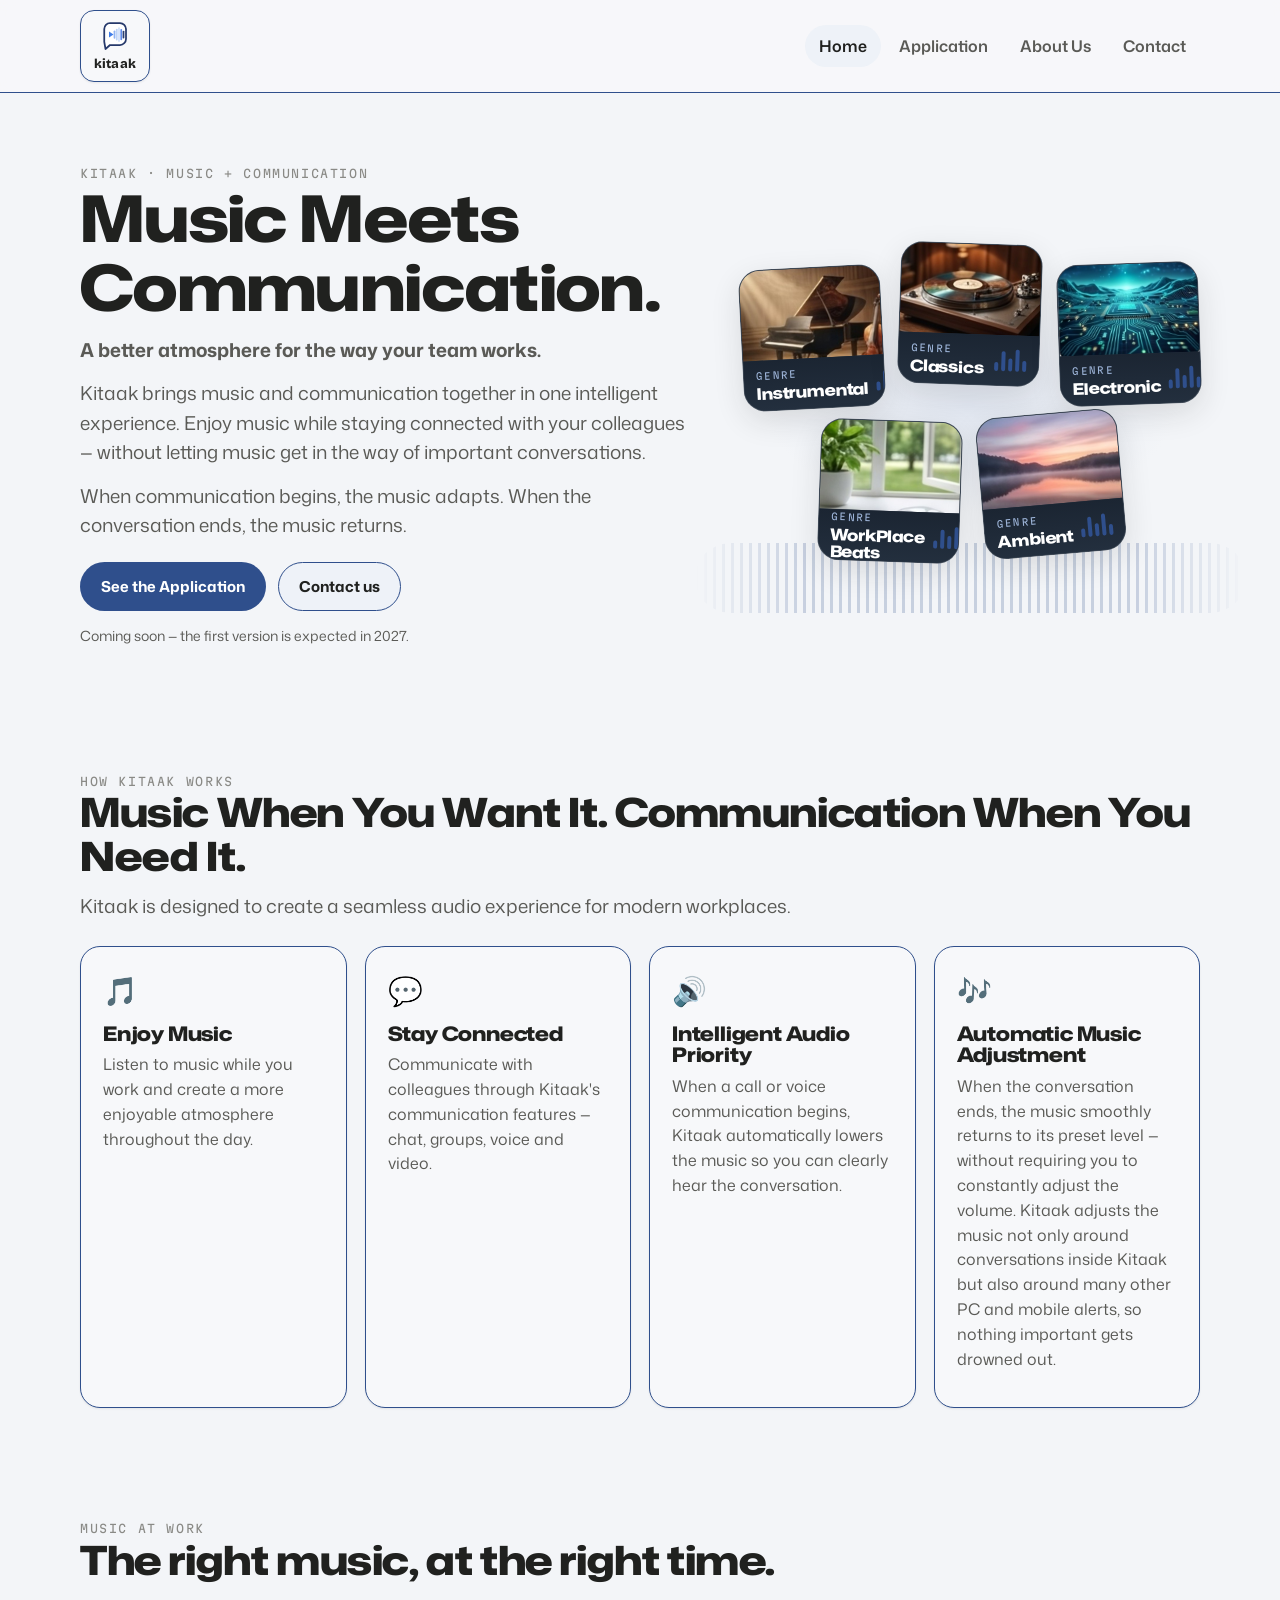
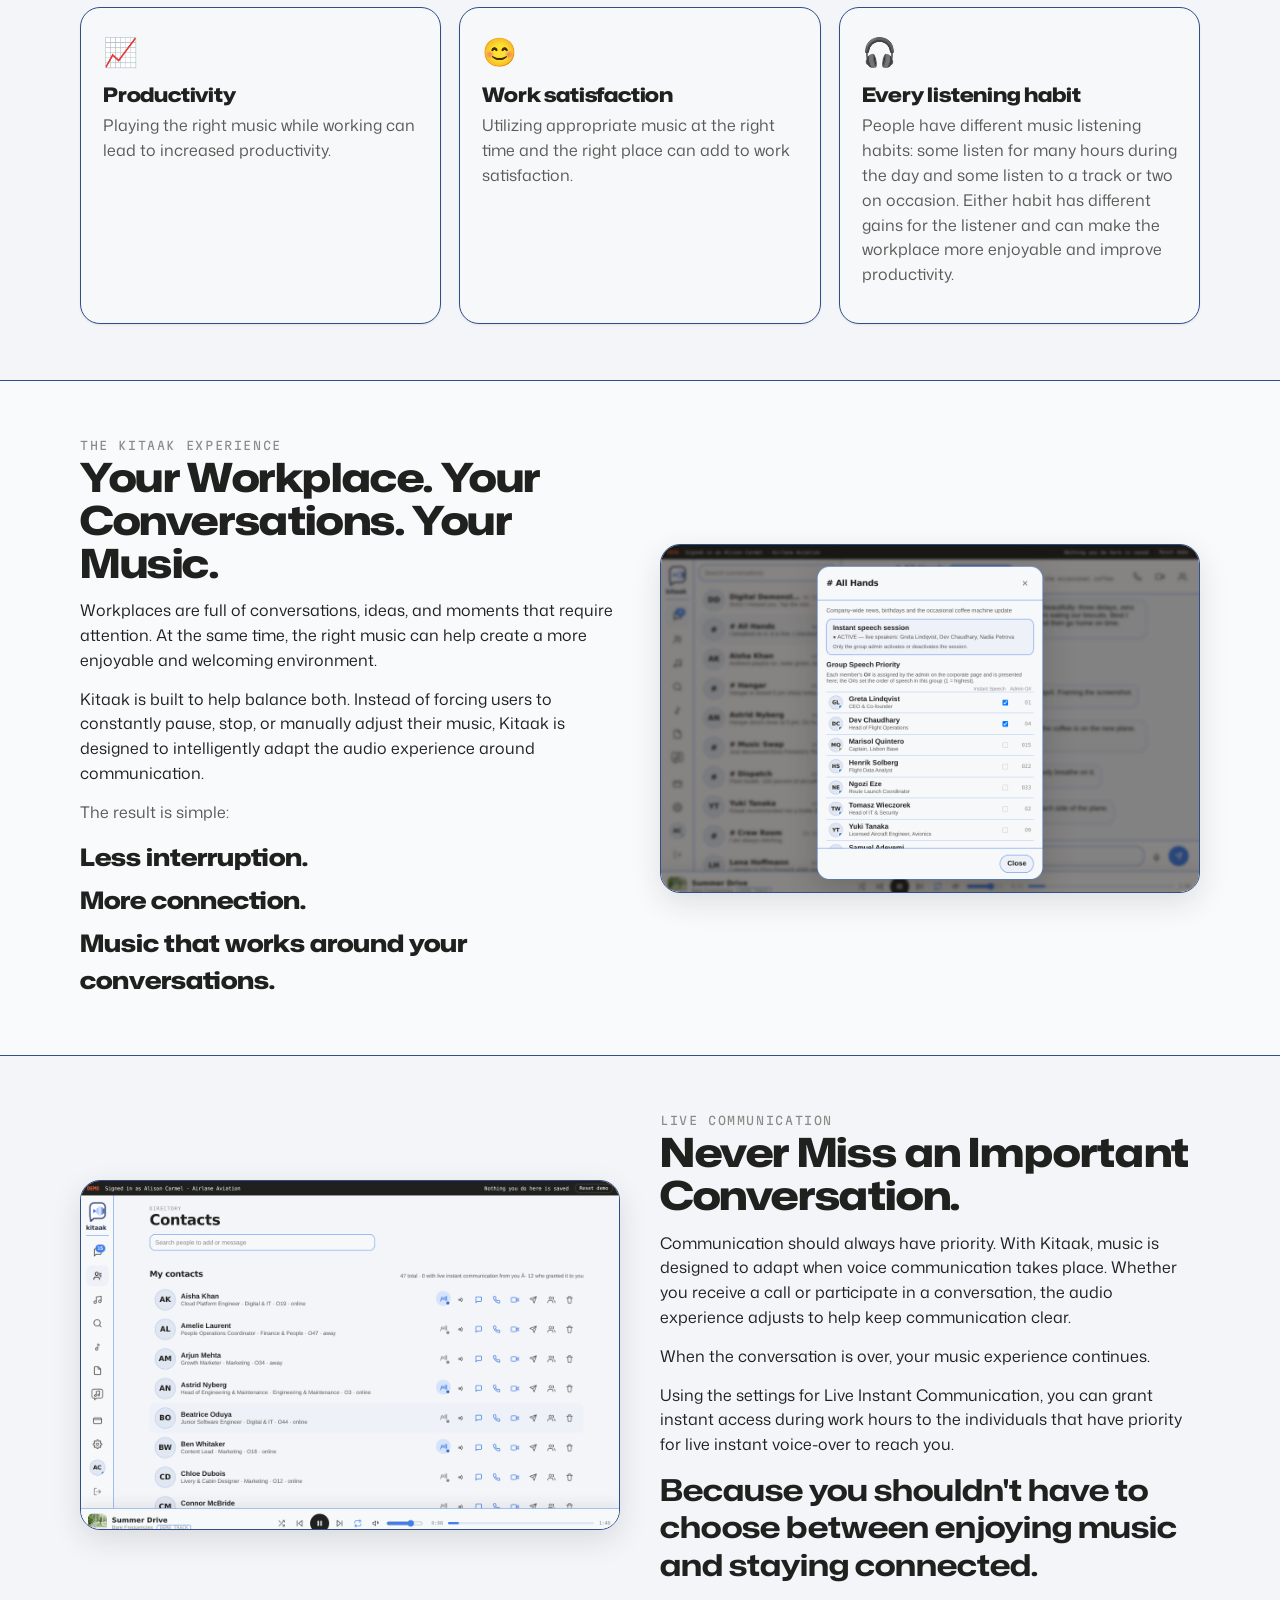
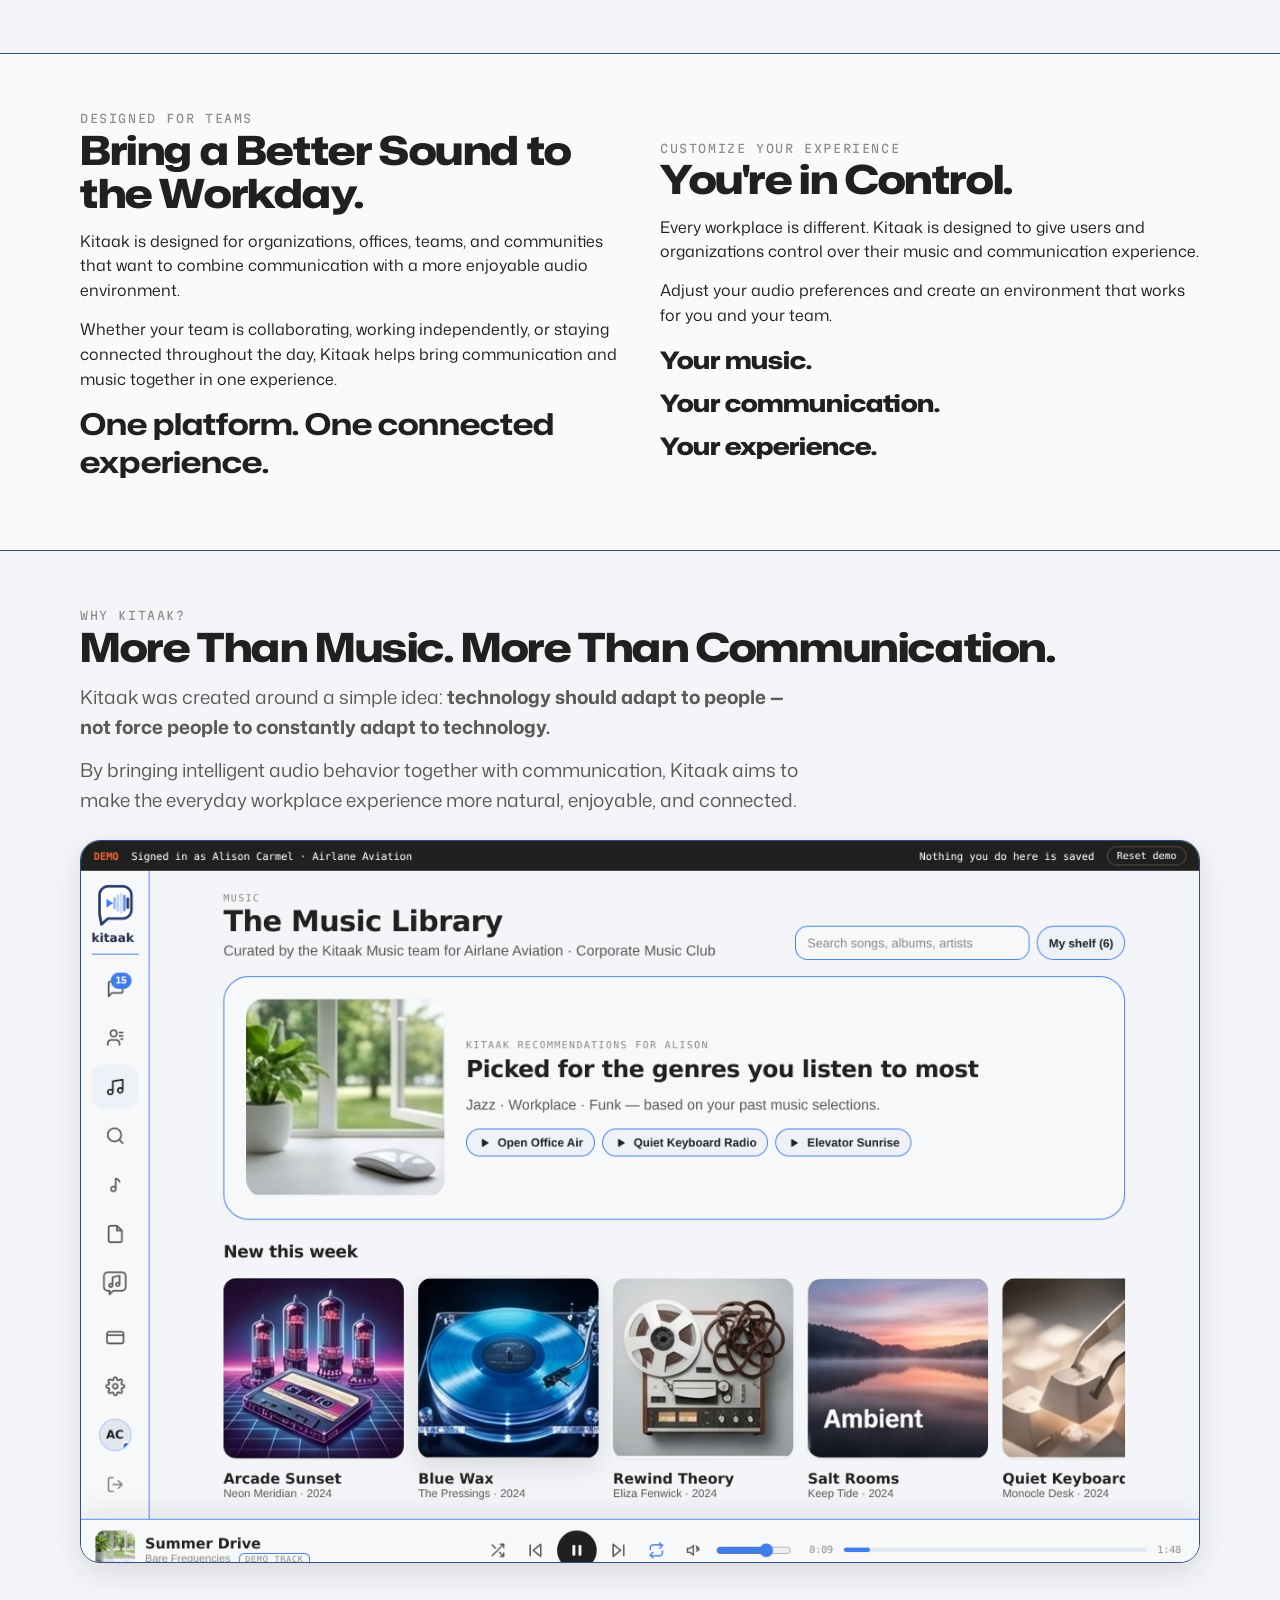
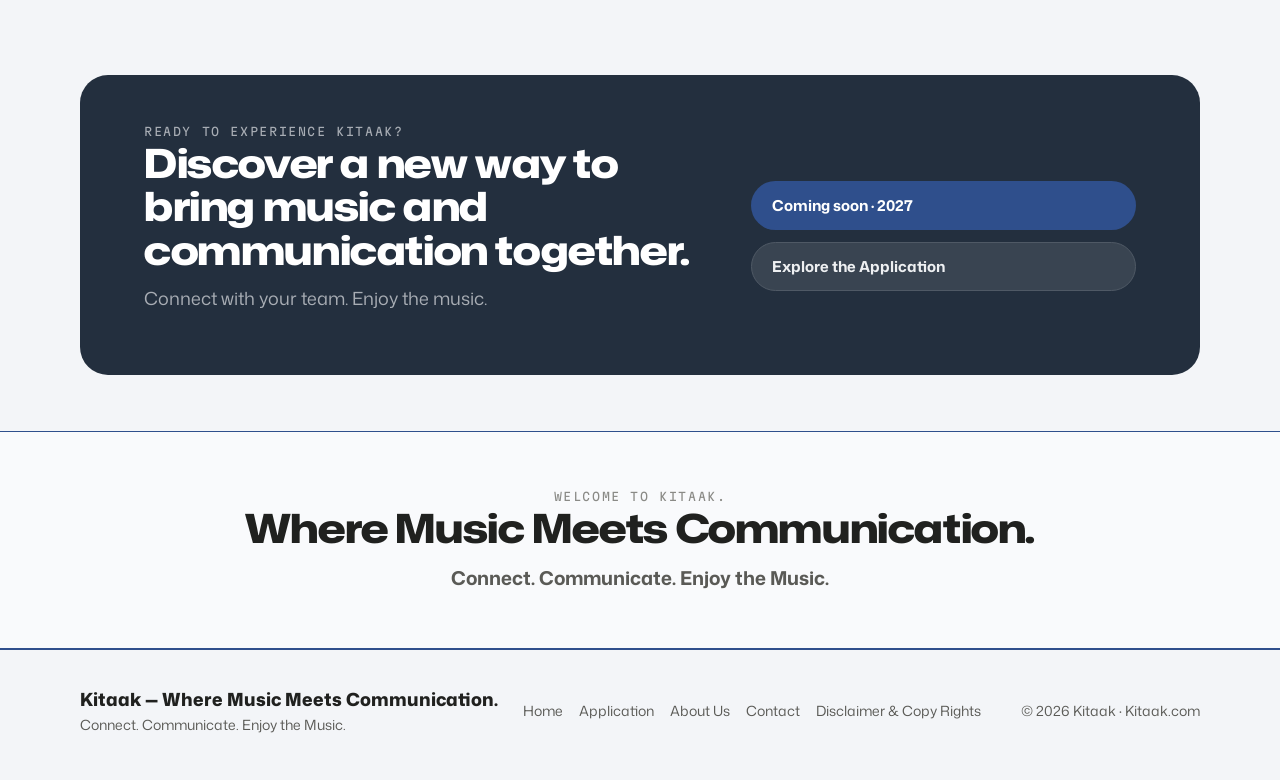
<file: kitaak-site/index.html>
<!doctype html><html lang="en"><head><meta charset="utf-8"><meta name="viewport" content="width=device-width,initial-scale=1"><link rel="preconnect" href="https://fonts.googleapis.com"><link rel="preconnect" href="https://fonts.gstatic.com" crossorigin><link href="https://fonts.googleapis.com/css2?family=Mona+Sans:wdth,wght@75..125,200..900&family=Martian+Mono:wght@400;700&family=Bricolage+Grotesque:opsz,wght@12..96,700..800&display=swap" rel="stylesheet"><link rel="icon" type="image/svg+xml" href="demo/icon.svg"><link rel="stylesheet" href="assets/site.css"><title>Kitaak — Music Meets Communication</title><meta name="description" content="Kitaak brings music and communication together in one intelligent experience for modern workplaces."></head><body>
<header class="site-head"><div class="wrap"><a class="brand" href="index.html"><img src="demo/icon.svg" alt=""><span>kitaak</span></a><button class="menu-btn" aria-label="Menu">☰</button><nav class="nav"><a href="index.html" class="on">Home</a><a href="application.html" >Application</a><a href="about.html" >About Us</a><a href="contact.html" >Contact</a></nav></div></header>
<section class="hero"><div class="wrap grid"><div><div class="eyebrow">Kitaak · music + communication</div><h1>Music Meets Communication.</h1><p class="lead"><b>A better atmosphere for the way your team works.</b></p><p class="lead">Kitaak brings music and communication together in one intelligent experience. Enjoy music while staying connected with your colleagues — without letting music get in the way of important conversations.</p><p class="lead">When communication begins, the music adapts. When the conversation ends, the music returns.</p><div class="cta"><a class="btn primary" href="application.html">See the Application</a><a class="btn" href="contact.html#start">Contact us</a></div><p class="muted" style="margin-top:14px;font-size:14px">Coming soon — the first version is expected in 2027.</p></div><div class="hero-art"><div class="gcard"><img src="assets/img/genre-instrumental.jpg" alt=""><div class="lab"><div><small>Genre</small><b>Instrumental</b></div><div class="eq"><i></i><i></i><i></i><i></i><i></i></div></div></div><div class="gcard"><img src="assets/img/genre-classics.jpg" alt=""><div class="lab"><div><small>Genre</small><b>Classics</b></div><div class="eq"><i></i><i></i><i></i><i></i><i></i></div></div></div><div class="gcard"><img src="assets/img/genre-workplace-beats.jpg" alt=""><div class="lab"><div><small>Genre</small><b>WorkPlace Beats</b></div><div class="eq"><i></i><i></i><i></i><i></i><i></i></div></div></div><div class="gcard"><img src="assets/img/genre-electronic.jpg" alt=""><div class="lab"><div><small>Genre</small><b>Electronic</b></div><div class="eq"><i></i><i></i><i></i><i></i><i></i></div></div></div><div class="gcard"><img src="assets/img/genre-ambient.jpg" alt=""><div class="lab"><div><small>Genre</small><b>Ambient</b></div><div class="eq"><i></i><i></i><i></i><i></i><i></i></div></div></div><div class="wave"></div></div></div></section>
<section><div class="wrap"><div class="eyebrow">How Kitaak works</div><h2>Music When You Want It. Communication When You Need It.</h2><p class="lead">Kitaak is designed to create a seamless audio experience for modern workplaces.</p><div class="cards"><div class="card"><div class="ic">🎵</div><h3>Enjoy Music</h3><p class="muted">Listen to music while you work and create a more enjoyable atmosphere throughout the day.</p></div><div class="card"><div class="ic">💬</div><h3>Stay Connected</h3><p class="muted">Communicate with colleagues through Kitaak's communication features — chat, groups, voice and video.</p></div><div class="card"><div class="ic">🔊</div><h3>Intelligent Audio Priority</h3><p class="muted">When a call or voice communication begins, Kitaak automatically lowers the music so you can clearly hear the conversation.</p></div><div class="card"><div class="ic">🎶</div><h3>Automatic Music Adjustment</h3><p class="muted">When the conversation ends, the music smoothly returns to its preset level — without requiring you to constantly adjust the volume. Kitaak adjusts the music not only around conversations inside Kitaak but also around many other PC and mobile alerts, so nothing important gets drowned out.</p></div></div></div></section>
<section><div class="wrap"><div class="eyebrow">Music at work</div><h2>The right music, at the right time.</h2><div class="cards"><div class="card"><div class="ic">📈</div><h3>Productivity</h3><p class="muted">Playing the right music while working can lead to increased productivity.</p></div><div class="card"><div class="ic">😊</div><h3>Work satisfaction</h3><p class="muted">Utilizing appropriate music at the right time and the right place can add to work satisfaction.</p></div><div class="card"><div class="ic">🎧</div><h3>Every listening habit</h3><p class="muted">People have different music listening habits: some listen for many hours during the day and some listen to a track or two on occasion. Either habit has different gains for the listener and can make the workplace more enjoyable and improve productivity.</p></div></div></div></section>
<section class="alt"><div class="wrap split"><div><div class="eyebrow">The Kitaak experience</div><h2>Your Workplace. Your Conversations. Your Music.</h2><p>Workplaces are full of conversations, ideas, and moments that require attention. At the same time, the right music can help create a more enjoyable and welcoming environment.</p><p>Kitaak is built to help balance both. Instead of forcing users to constantly pause, stop, or manually adjust their music, Kitaak is designed to intelligently adapt the audio experience around communication.</p><p class="muted">The result is simple:</p><div class="stack3"><span>Less interruption.</span><span>More connection.</span><span>Music that works around your conversations.</span></div></div><div class="shot"><img src="assets/img/shot-instant-speech.png" alt="A group with an instant speech session active in Kitaak"></div></div></section>
<section><div class="wrap split"><div class="shot"><img src="assets/img/shot-contacts.png" alt="Contacts and live communication signs in Kitaak"></div><div><div class="eyebrow">Live communication</div><h2>Never Miss an Important Conversation.</h2><p>Communication should always have priority. With Kitaak, music is designed to adapt when voice communication takes place. Whether you receive a call or participate in a conversation, the audio experience adjusts to help keep communication clear.</p><p>When the conversation is over, your music experience continues.</p><p>Using the settings for Live Instant Communication, you can grant instant access during work hours to the individuals that have priority for live instant voice-over to reach you.</p><p class="quote">Because you shouldn't have to choose between enjoying music and staying connected.</p></div></div></section>
<section class="alt"><div class="wrap"><div class="split"><div><div class="eyebrow">Designed for teams</div><h2>Bring a Better Sound to the Workday.</h2><p>Kitaak is designed for organizations, offices, teams, and communities that want to combine communication with a more enjoyable audio environment.</p><p>Whether your team is collaborating, working independently, or staying connected throughout the day, Kitaak helps bring communication and music together in one experience.</p><p class="quote">One platform. One connected experience.</p></div><div><div class="eyebrow">Customize your experience</div><h2>You're in Control.</h2><p>Every workplace is different. Kitaak is designed to give users and organizations control over their music and communication experience.</p><p>Adjust your audio preferences and create an environment that works for you and your team.</p><div class="stack3"><span>Your music.</span><span>Your communication.</span><span>Your experience.</span></div></div></div></div></section>
<section><div class="wrap"><div class="eyebrow">Why Kitaak?</div><h2>More Than Music. More Than Communication.</h2><p class="lead">Kitaak was created around a simple idea: <b>technology should adapt to people — not force people to constantly adapt to technology.</b></p><p class="lead">By bringing intelligent audio behavior together with communication, Kitaak aims to make the everyday workplace experience more natural, enjoyable, and connected.</p><div class="shot" style="margin-top:26px"><img src="assets/img/shot-music.png" alt="The Kitaak Music page"></div></div></section>
<section><div class="wrap"><div class="band"><div><div class="eyebrow" style="color:#a8adb4">Ready to experience Kitaak?</div><h2>Discover a new way to bring music and communication together.</h2><p style="color:#a8adb4;font-size:18px">Connect with your team. Enjoy the music.</p></div><div class="cta" style="flex-direction:column;align-items:stretch"><span class="btn primary" style="cursor:default">Coming soon · 2027</span><a class="btn" href="application.html">Explore the Application</a></div></div></div></section>
<section class="alt" style="text-align:center"><div class="wrap"><div class="eyebrow">Welcome to Kitaak.</div><h2>Where Music Meets Communication.</h2><p class="lead" style="margin:0 auto"><b>Connect. Communicate. Enjoy the Music.</b></p></div></section>
<footer class="site-foot"><div class="wrap"><div><div class="tag">Kitaak — Where Music Meets Communication.</div><div>Connect. Communicate. Enjoy the Music.</div></div><nav><a href="index.html">Home</a><a href="application.html">Application</a><a href="about.html">About Us</a><a href="contact.html">Contact</a><button class="link" type="button" data-disclaimer>Disclaimer &amp; Copy Rights</button></nav><div>© <span id="yr"></span> Kitaak · Kitaak.com</div></div></footer><script src="assets/disclaimer.js"></script><script src="assets/site.js"></script><script>document.addEventListener("click",function(e){var b=e.target.closest(".menu-btn");if(b){document.querySelector(".nav").classList.toggle("open")}});</script></body></html>
</file>
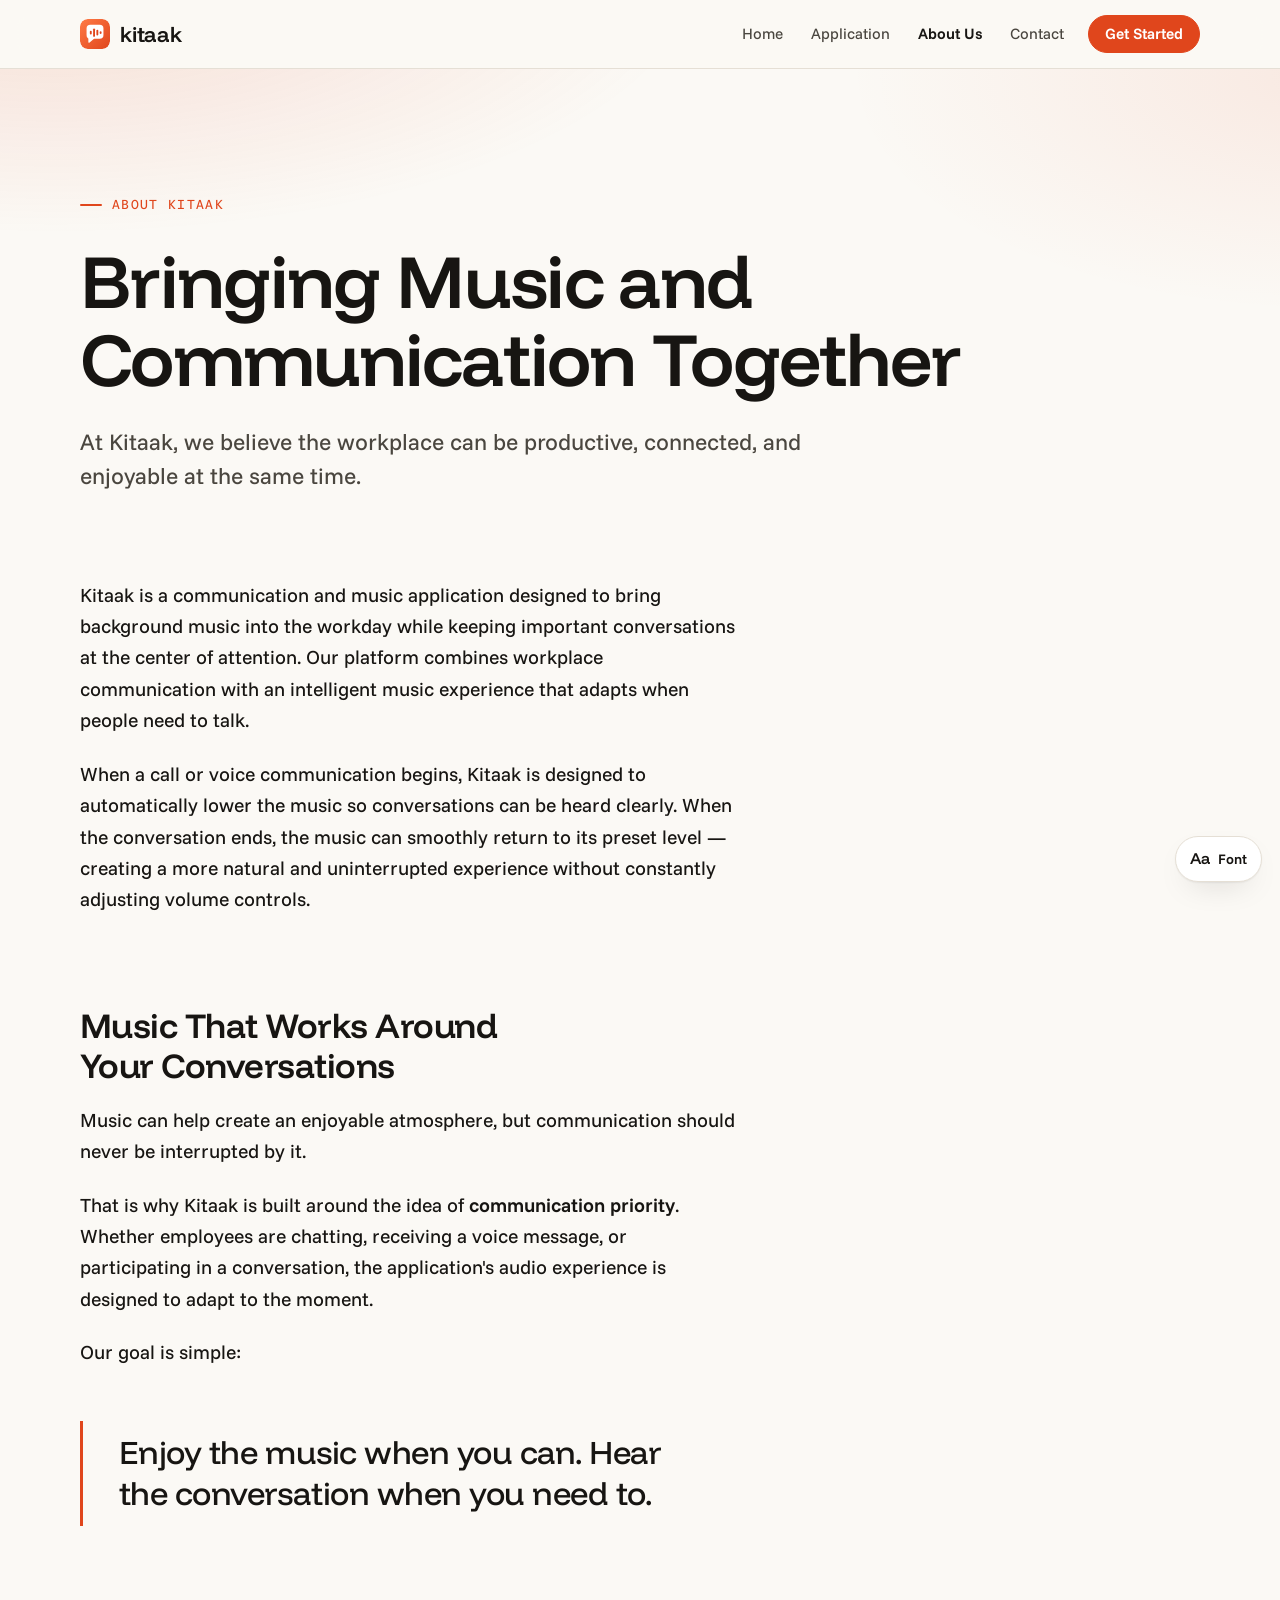
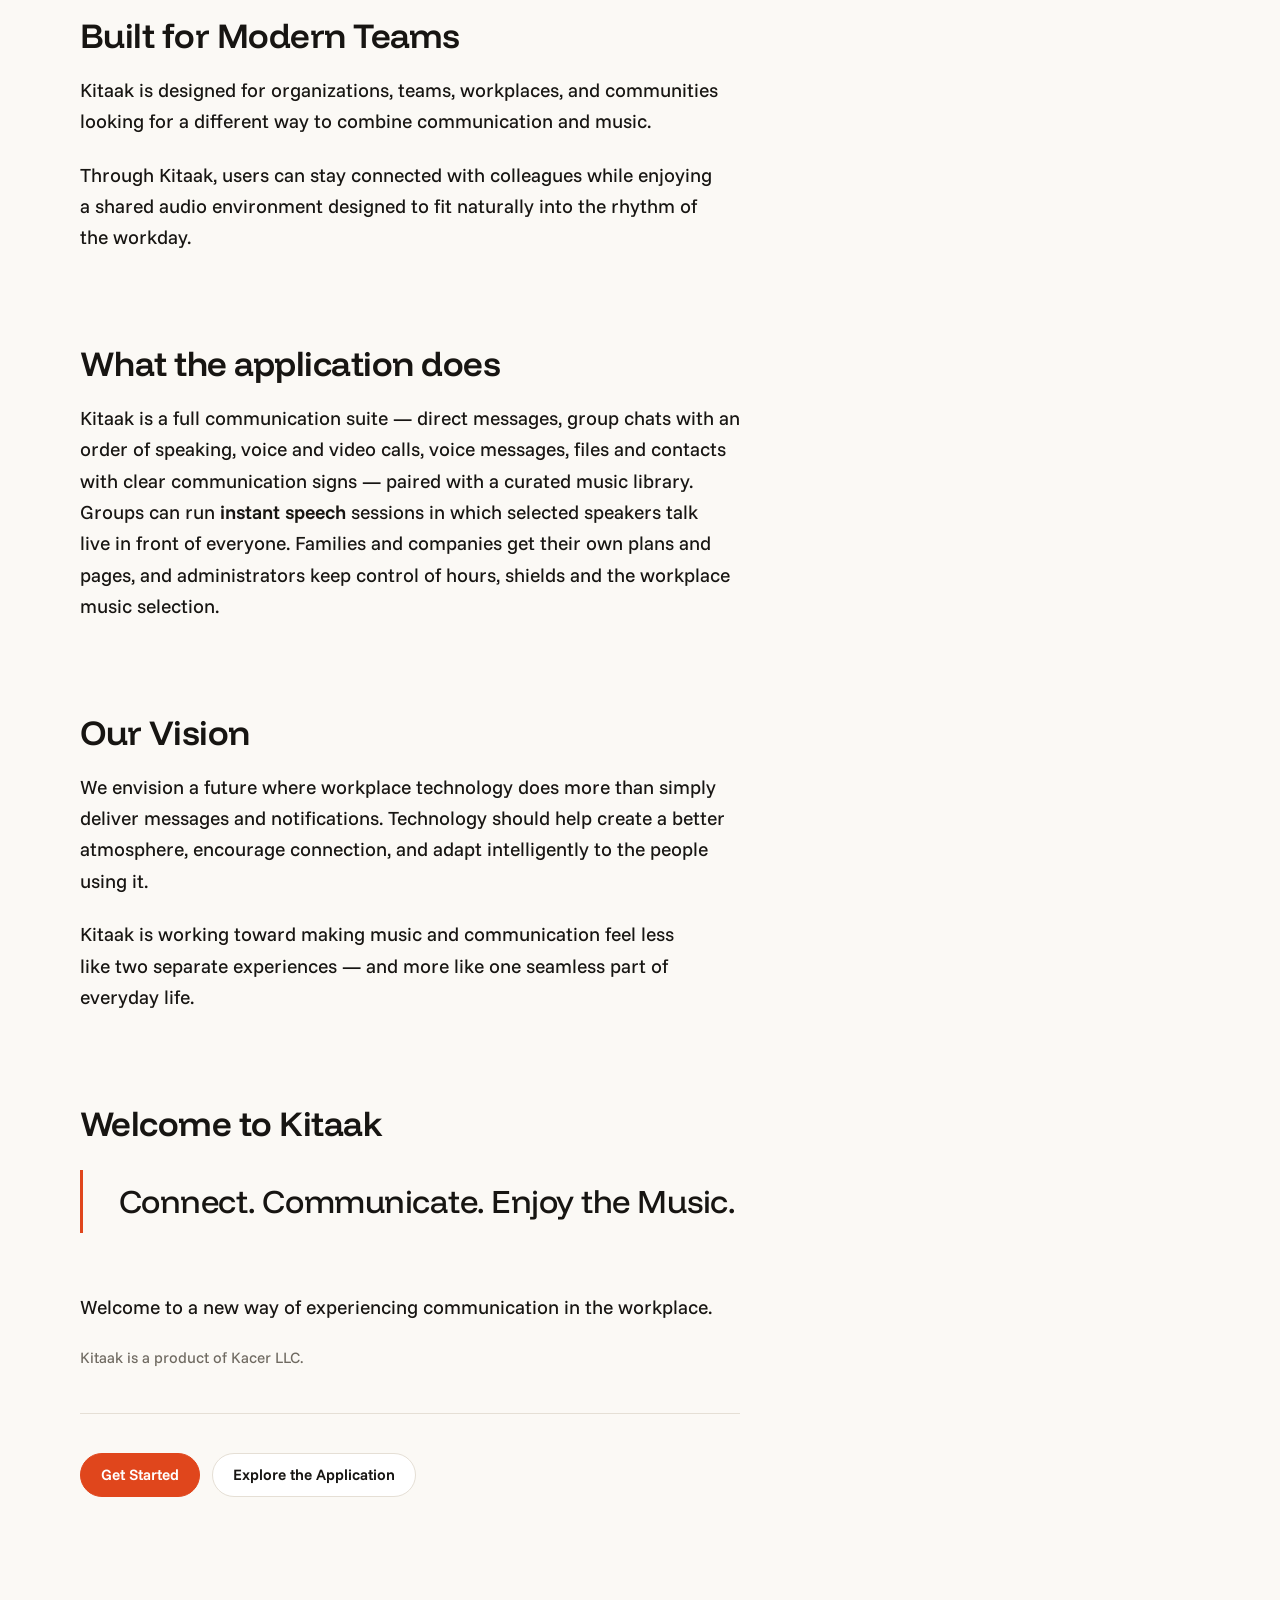
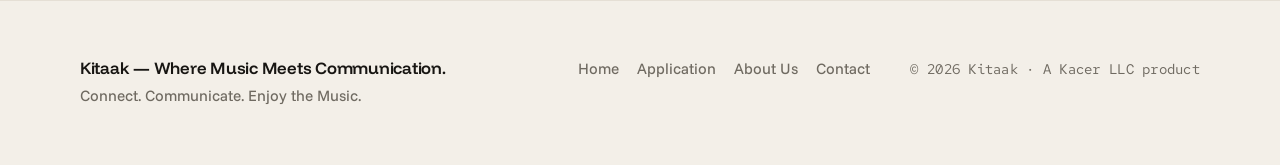
<file: about.html>
<!doctype html>
<html lang="en" data-font="soft">
<head>
<meta charset="utf-8">
<meta name="viewport" content="width=device-width,initial-scale=1">
<title>About Kitaak</title>
<meta name="description" content="About Kitaak — bringing music and communication together.">
<meta name="theme-color" content="#fbf9f5" media="(prefers-color-scheme: light)">
<meta name="theme-color" content="#131211" media="(prefers-color-scheme: dark)">
<link rel="icon" type="image/svg+xml" href="demo/icon.svg">
<link rel="preconnect" href="https://fonts.googleapis.com">
<link rel="preconnect" href="https://fonts.gstatic.com" crossorigin>
<!-- Default type system (works without JavaScript). -->
<link rel="stylesheet" href="https://fonts.googleapis.com/css2?family=Funnel+Display:wght@300..800&amp;family=Funnel+Sans:ital,wght@0,300..800;1,300..800&amp;family=Red+Hat+Mono:wght@300..700&amp;display=swap" data-font-link="soft">
<script>
/* Font themes. Each entry is a complete type system defined in assets/site.css
   (html[data-font="id"]) plus the Google Fonts stylesheet that powers it.
   Pick one with the floating "Aa" switcher, or share a link like about.html?font=id.
   To lock the site to one theme: set data-font on <html> and data-font-link on the
   <link> above to that id, point that href at the theme's URL, set
   KITAAK_FONT_LOCKED to true (which disables ?font=, saved choices and the switcher),
   and optionally delete the .font-switch element. */
window.KITAAK_FONT_LOCKED = false;
window.KITAAK_FONTS = {
  "soft": {
    "name": "Funnel Display + Funnel Sans",
    "note": "Soft, calm humanist pair",
    "href": "https://fonts.googleapis.com/css2?family=Funnel+Display:wght@300..800&family=Funnel+Sans:ital,wght@0,300..800;1,300..800&family=Red+Hat+Mono:wght@300..700&display=swap"
  },
  "editorial": {
    "name": "Fraunces + Hanken Grotesk",
    "note": "Editorial serif over a quiet grotesque",
    "href": "https://fonts.googleapis.com/css2?family=Fraunces:opsz,wght,SOFT,WONK@9..144,100..900,0..100,0..1&family=Hanken+Grotesk:wght@300..700&family=DM+Mono:wght@500&display=swap"
  },
  "grotesk": {
    "name": "Familjen Grotesk + Instrument Sans",
    "note": "Characterful grotesk headlines, calm body",
    "href": "https://fonts.googleapis.com/css2?family=Familjen+Grotesk:wght@400..700&family=Instrument+Sans:ital,wght@0,400..700;1,400..700&family=DM+Mono:wght@400;500&display=swap"
  },
  "wide": {
    "name": "Mona Sans Wide + Martian Mono",
    "note": "Width axis: expanded headlines, normal body",
    "href": "https://fonts.googleapis.com/css2?family=Mona+Sans:wdth,wght@75..125,200..900&family=Martian+Mono:wdth,wght@112.5,100..800&display=swap"
  },
  "swiss": {
    "name": "Instrument Sans + Geist Mono",
    "note": "Neutral, product-grade Swiss sans",
    "href": "https://fonts.googleapis.com/css2?family=Instrument+Sans:ital,wght@0,400..700;1,400..700&family=Geist+Mono:wght@400..600&display=swap"
  },
  "incumbent": {
    "name": "Bricolage Grotesque + Space Mono",
    "note": "The current pair, tuned (auto optical size)",
    "href": "https://fonts.googleapis.com/css2?family=Bricolage+Grotesque:opsz,wght@12..96,200..800&family=Space+Mono:wght@400;700&display=swap"
  }
};
(function () {
  var T = window.KITAAK_FONTS, d = document.documentElement, id = null;
  function has(k) { return typeof k === "string" && Object.prototype.hasOwnProperty.call(T, k); }
  if (window.KITAAK_FONT_LOCKED) return;
  try { id = new URLSearchParams(location.search).get("font"); } catch (e) {}
  if (!has(id)) { try { id = localStorage.getItem("kitaak-font"); } catch (e) {} }
  if (!has(id)) id = d.getAttribute("data-font");
  if (!has(id)) return;
  if (!document.querySelector('link[data-font-link="' + id + '"]')) {
    var l = document.createElement("link");
    l.rel = "stylesheet"; l.href = T[id].href; l.setAttribute("data-font-link", id);
    document.head.appendChild(l);
  }
  d.setAttribute("data-font", id);
})();
</script>
<link rel="stylesheet" href="assets/site.css">
</head>
<body>
<header class="site-head"><div class="wrap"><a class="brand" href="index.html"><img src="demo/icon.svg" alt=""> kitaak</a><button class="menu-btn" aria-label="Menu" aria-expanded="false" aria-controls="siteNav">☰</button><nav class="nav" id="siteNav"><a href="index.html">Home</a><a href="application.html">Application</a><a href="about.html" class="on" aria-current="page">About Us</a><a href="contact.html">Contact</a><a class="btn primary" href="contact.html#start">Get Started</a></nav></div></header>

<section class="hero"><div class="wrap"><div class="eyebrow">About Kitaak</div><h1>Bringing Music and Communication Together</h1><p class="lead">At Kitaak, we believe the workplace can be productive, connected, and enjoyable at the same time.</p></div></section>

<section><div class="wrap prose">
<p>Kitaak is a communication and music application designed to bring background music into the workday while keeping important conversations at the center of attention. Our platform combines workplace communication with an intelligent music experience that adapts when people need to talk.</p>
<p>When a call or voice communication begins, Kitaak is designed to automatically lower the music so conversations can be heard clearly. When the conversation ends, the music can smoothly return to its preset level — creating a more natural and uninterrupted experience without constantly adjusting volume controls.</p>

<h2>Music That Works Around Your Conversations</h2>
<p>Music can help create an enjoyable atmosphere, but communication should never be interrupted by it.</p>
<p>That is why Kitaak is built around the idea of <b>communication priority</b>. Whether employees are chatting, receiving a voice message, or participating in a conversation, the application's audio experience is designed to adapt to the moment.</p>
<p>Our goal is simple:</p>
<p class="quote">Enjoy the music when you can. Hear the conversation when you need to.</p>

<h2>Built for Modern Teams</h2>
<p>Kitaak is designed for organizations, teams, workplaces, and communities looking for a different way to combine communication and music.</p>
<p>Through Kitaak, users can stay connected with colleagues while enjoying a shared audio environment designed to fit naturally into the rhythm of the workday.</p>

<h2>What the application does</h2>
<p>Kitaak is a full communication suite — direct messages, group chats with an order of speaking, voice and video calls, voice messages, files and contacts with clear communication signs — paired with a curated music library. Groups can run <b>instant speech</b> sessions in which selected speakers talk live in front of everyone. Families and companies get their own plans and pages, and administrators keep control of hours, shields and the workplace music selection.</p>

<h2>Our Vision</h2>
<p>We envision a future where workplace technology does more than simply deliver messages and notifications. Technology should help create a better atmosphere, encourage connection, and adapt intelligently to the people using it.</p>
<p>Kitaak is working toward making music and communication feel less like two separate experiences — and more like one seamless part of everyday life.</p>

<h2>Welcome to Kitaak</h2>
<p class="quote">Connect. Communicate. Enjoy the Music.</p>
<p>Welcome to a new way of experiencing communication in the workplace.</p>
<p class="muted">Kitaak is a product of Kacer LLC.</p>
<div class="cta"><a class="btn primary" href="contact.html#start">Get Started</a><a class="btn" href="application.html">Explore the Application</a></div>
</div></section>

<footer class="site-foot"><div class="wrap"><div><div class="tag">Kitaak — Where Music Meets Communication.</div><div>Connect. Communicate. Enjoy the Music.</div></div><nav><a href="index.html">Home</a><a href="application.html">Application</a><a href="about.html">About Us</a><a href="contact.html">Contact</a></nav><div>© <span id="yr">2026</span> Kitaak · A Kacer LLC product</div></div></footer>

<details class="font-switch" id="fontSwitch" hidden><summary aria-label="Choose type system"><span class="aa">Aa</span><span class="lbl">Font</span></summary><div class="menu" role="group" aria-labelledby="fontSwitchHd"><div class="hd" id="fontSwitchHd">Type system</div></div></details>

<script>
document.getElementById("yr").textContent = new Date().getFullYear();
document.addEventListener("click", function (e) {
  var b = e.target.closest(".menu-btn");
  if (b) { var open = document.querySelector(".nav").classList.toggle("open"); b.setAttribute("aria-expanded", String(open)); }
});
(function () {
  var T = window.KITAAK_FONTS || {}, d = document.documentElement;
  var sw = document.getElementById("fontSwitch"), box = sw && sw.querySelector(".menu"), toggle = sw && sw.querySelector("summary");
  if (!box || window.KITAAK_FONT_LOCKED) return;
  function has(k) { return typeof k === "string" && Object.prototype.hasOwnProperty.call(T, k); }
  function setFont(id, persist) {
    if (!has(id)) return;
    if (!document.querySelector('link[data-font-link="' + id + '"]')) {
      var l = document.createElement("link");
      l.rel = "stylesheet"; l.href = T[id].href; l.setAttribute("data-font-link", id);
      document.head.appendChild(l);
    }
    d.setAttribute("data-font", id);
    if (persist) { try { localStorage.setItem("kitaak-font", id); } catch (e) {} }
    box.querySelectorAll("button").forEach(function (b) { b.setAttribute("aria-pressed", String(b.dataset.id === id)); });
  }
  function close(refocus) {
    if (!sw.open) return;
    var inside = sw.contains(document.activeElement);
    sw.open = false;
    if (refocus || inside) toggle.focus();
  }
  Object.keys(T).forEach(function (id) {
    var b = document.createElement("button");
    b.type = "button"; b.dataset.id = id;
    b.innerHTML = "<span>" + T[id].name + "</span><small>" + T[id].note + "</small>";
    b.addEventListener("click", function () { setFont(id, true); close(true); });
    box.appendChild(b);
  });
  setFont(d.getAttribute("data-font"), false);
  sw.hidden = false;
  document.addEventListener("click", function (e) { if (sw.open && !sw.contains(e.target)) close(false); });
  document.addEventListener("keydown", function (e) { if (e.key === "Escape") close(false); });
})();
</script>
</body>
</html>
</file>
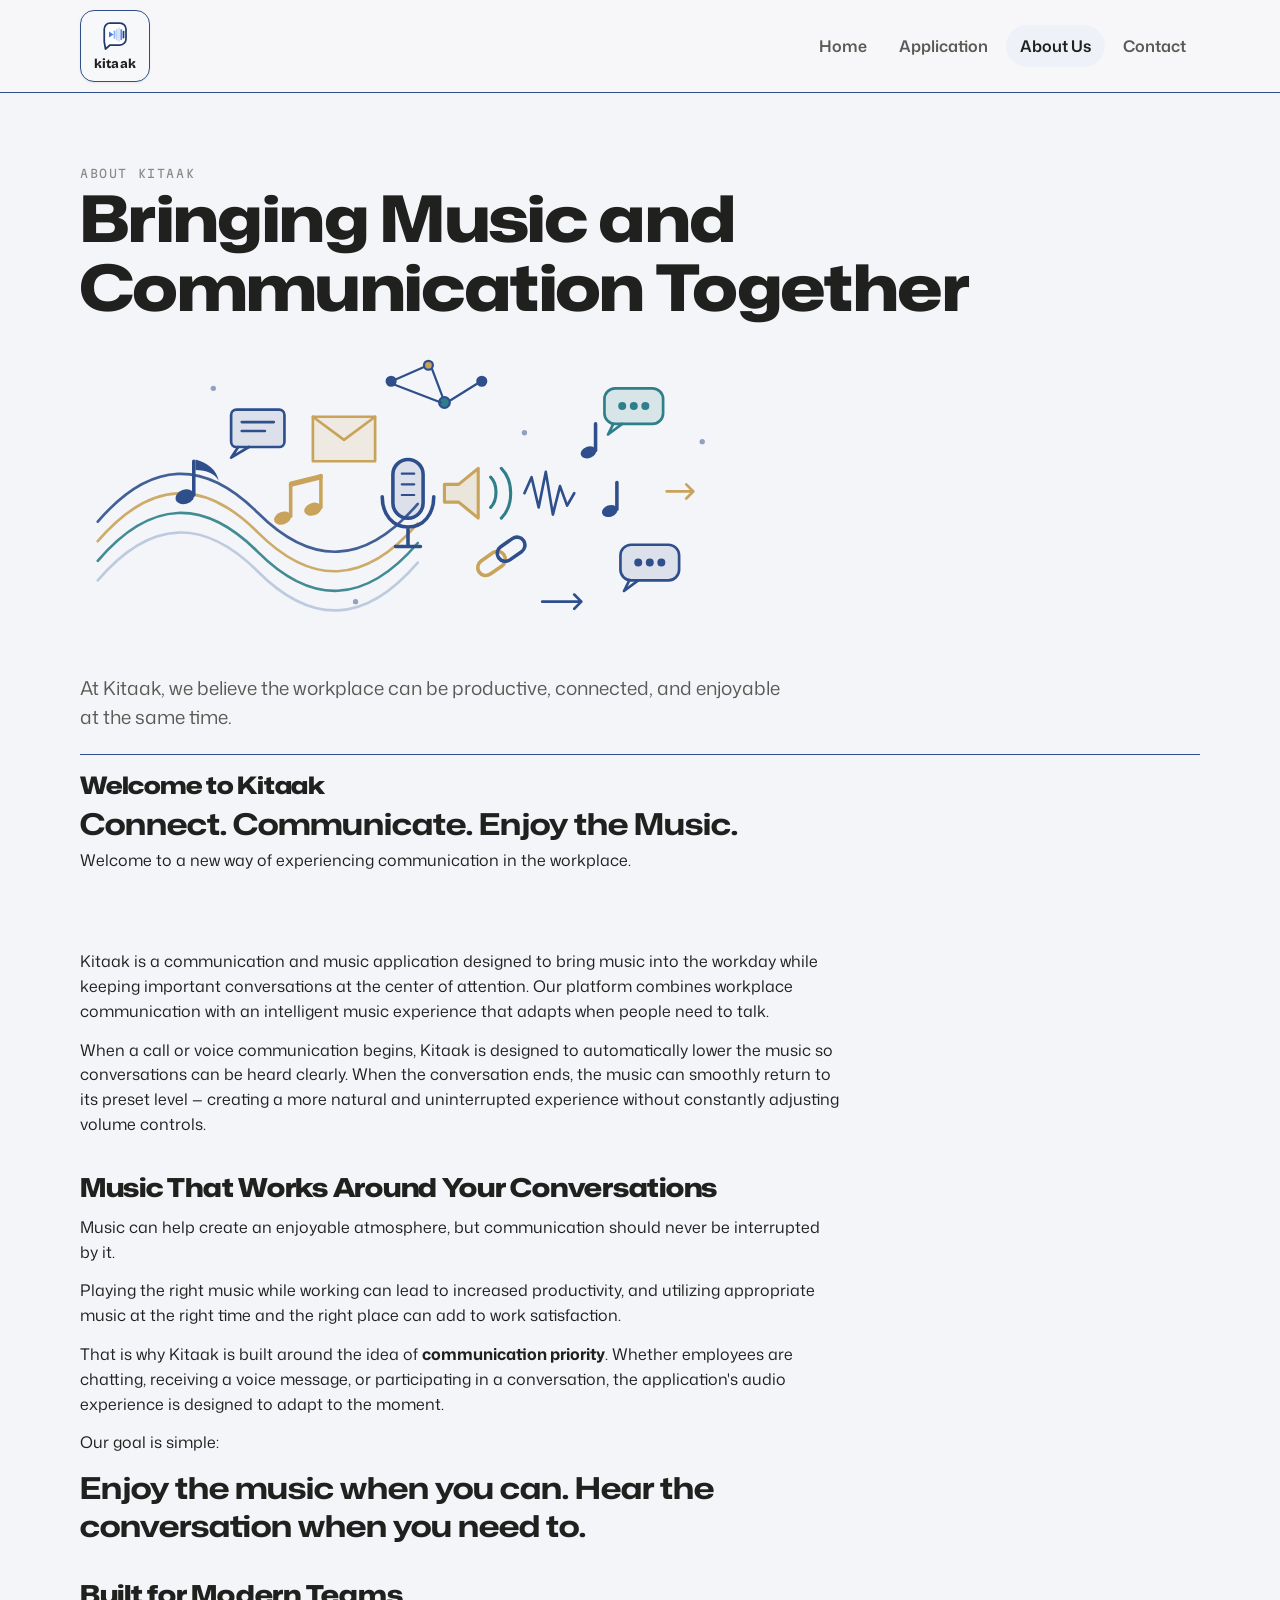
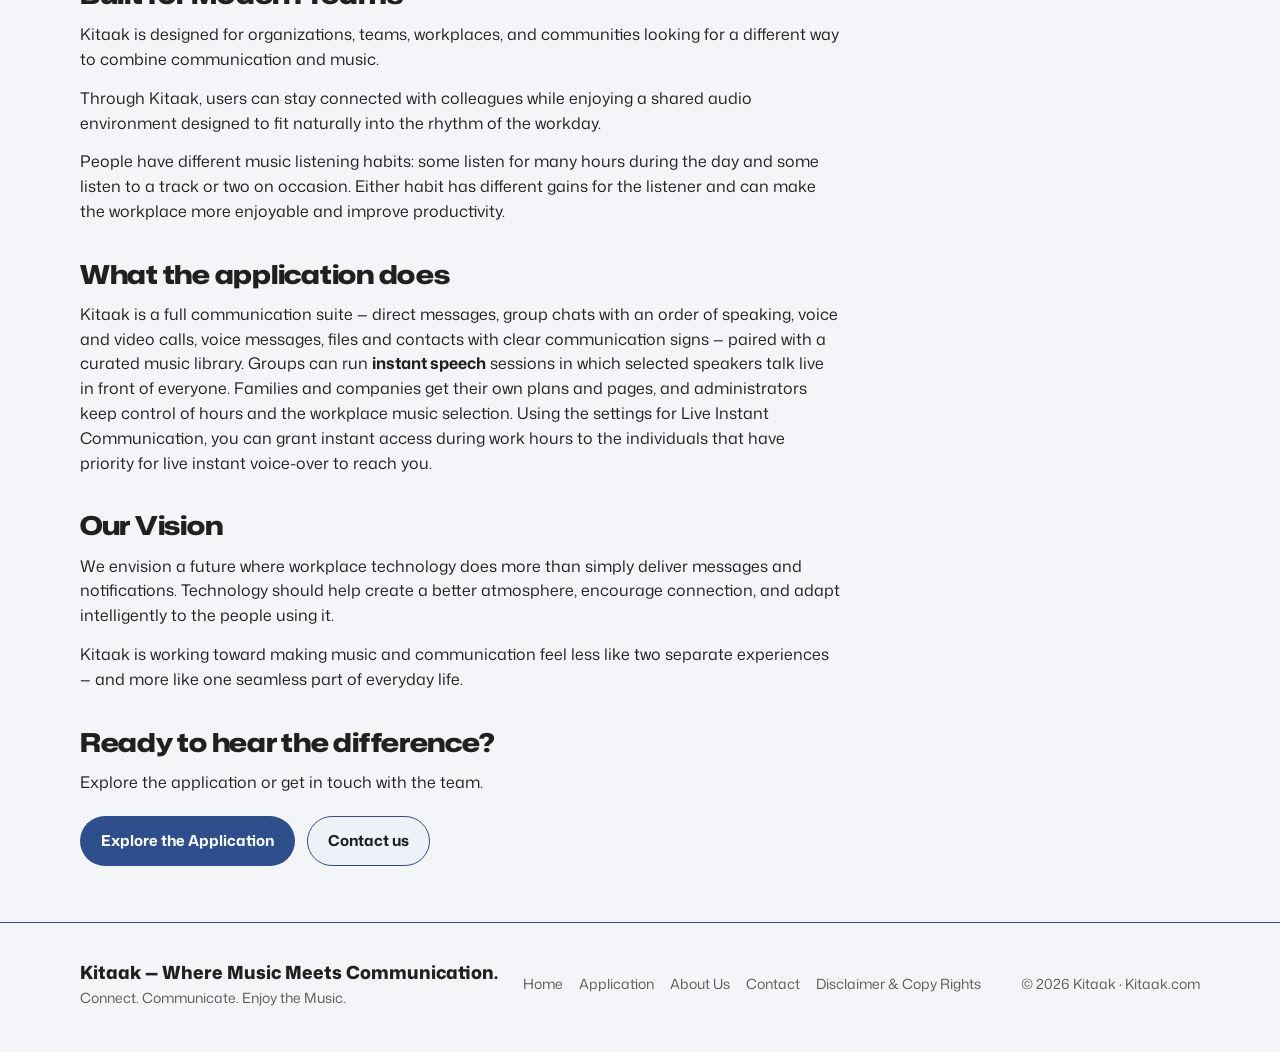
<file: kitaak-site/about.html>
<!doctype html><html lang="en"><head><meta charset="utf-8"><meta name="viewport" content="width=device-width,initial-scale=1"><link rel="preconnect" href="https://fonts.googleapis.com"><link rel="preconnect" href="https://fonts.gstatic.com" crossorigin><link href="https://fonts.googleapis.com/css2?family=Mona+Sans:wdth,wght@75..125,200..900&family=Martian+Mono:wght@400;700&family=Bricolage+Grotesque:opsz,wght@12..96,700..800&display=swap" rel="stylesheet"><link rel="icon" type="image/svg+xml" href="demo/icon.svg"><link rel="stylesheet" href="assets/site.css"><title>About Kitaak</title><meta name="description" content="About Kitaak — bringing music and communication together."></head><body>
<header class="site-head"><div class="wrap"><a class="brand" href="index.html"><img src="demo/icon.svg" alt=""><span>kitaak</span></a><button class="menu-btn" aria-label="Menu">☰</button><nav class="nav"><a href="index.html" >Home</a><a href="application.html" >Application</a><a href="about.html" class="on">About Us</a><a href="contact.html" >Contact</a></nav></div></header>
<section class="hero" style="padding-bottom:20px"><div class="wrap"><div><div class="eyebrow">About Kitaak</div><h1>Bringing Music and Communication Together</h1><div class="illus hero-illus"><img src="assets/img/illus-flow.svg" alt="Music, messages and conversation flowing together"></div><p class="lead">At Kitaak, we believe the workplace can be productive, connected, and enjoyable at the same time.</p><div class="welcome-inline"><h2>Welcome to Kitaak</h2><p class="quote">Connect. Communicate. Enjoy the Music.</p><p>Welcome to a new way of experiencing communication in the workplace.</p></div></div></div></section>
<section><div class="wrap prose"><p>Kitaak is a communication and music application designed to bring music into the workday while keeping important conversations at the center of attention. Our platform combines workplace communication with an intelligent music experience that adapts when people need to talk.</p><p>When a call or voice communication begins, Kitaak is designed to automatically lower the music so conversations can be heard clearly. When the conversation ends, the music can smoothly return to its preset level — creating a more natural and uninterrupted experience without constantly adjusting volume controls.</p>
<h2>Music That Works Around Your Conversations</h2><p>Music can help create an enjoyable atmosphere, but communication should never be interrupted by it.</p><p>Playing the right music while working can lead to increased productivity, and utilizing appropriate music at the right time and the right place can add to work satisfaction.</p><p>That is why Kitaak is built around the idea of <b>communication priority</b>. Whether employees are chatting, receiving a voice message, or participating in a conversation, the application's audio experience is designed to adapt to the moment.</p><p>Our goal is simple:</p><p class="quote">Enjoy the music when you can. Hear the conversation when you need to.</p>
<h2>Built for Modern Teams</h2><p>Kitaak is designed for organizations, teams, workplaces, and communities looking for a different way to combine communication and music.</p><p>Through Kitaak, users can stay connected with colleagues while enjoying a shared audio environment designed to fit naturally into the rhythm of the workday.</p><p>People have different music listening habits: some listen for many hours during the day and some listen to a track or two on occasion. Either habit has different gains for the listener and can make the workplace more enjoyable and improve productivity.</p>
<h2>What the application does</h2><p>Kitaak is a full communication suite — direct messages, group chats with an order of speaking, voice and video calls, voice messages, files and contacts with clear communication signs — paired with a curated music library. Groups can run <b>instant speech</b> sessions in which selected speakers talk live in front of everyone. Families and companies get their own plans and pages, and administrators keep control of hours and the workplace music selection. Using the settings for Live Instant Communication, you can grant instant access during work hours to the individuals that have priority for live instant voice-over to reach you.</p>
<h2>Our Vision</h2><p>We envision a future where workplace technology does more than simply deliver messages and notifications. Technology should help create a better atmosphere, encourage connection, and adapt intelligently to the people using it.</p><p>Kitaak is working toward making music and communication feel less like two separate experiences — and more like one seamless part of everyday life.</p>
<h2>Ready to hear the difference?</h2><p>Explore the application or get in touch with the team.</p><div class="cta"><a class="btn primary" href="application.html">Explore the Application</a><a class="btn" href="contact.html#start">Contact us</a></div></div></section>
<footer class="site-foot"><div class="wrap"><div><div class="tag">Kitaak — Where Music Meets Communication.</div><div>Connect. Communicate. Enjoy the Music.</div></div><nav><a href="index.html">Home</a><a href="application.html">Application</a><a href="about.html">About Us</a><a href="contact.html">Contact</a><button class="link" type="button" data-disclaimer>Disclaimer &amp; Copy Rights</button></nav><div>© <span id="yr"></span> Kitaak · Kitaak.com</div></div></footer><script src="assets/disclaimer.js"></script><script src="assets/site.js"></script><script>document.addEventListener("click",function(e){var b=e.target.closest(".menu-btn");if(b){document.querySelector(".nav").classList.toggle("open")}});</script></body></html>
</file>
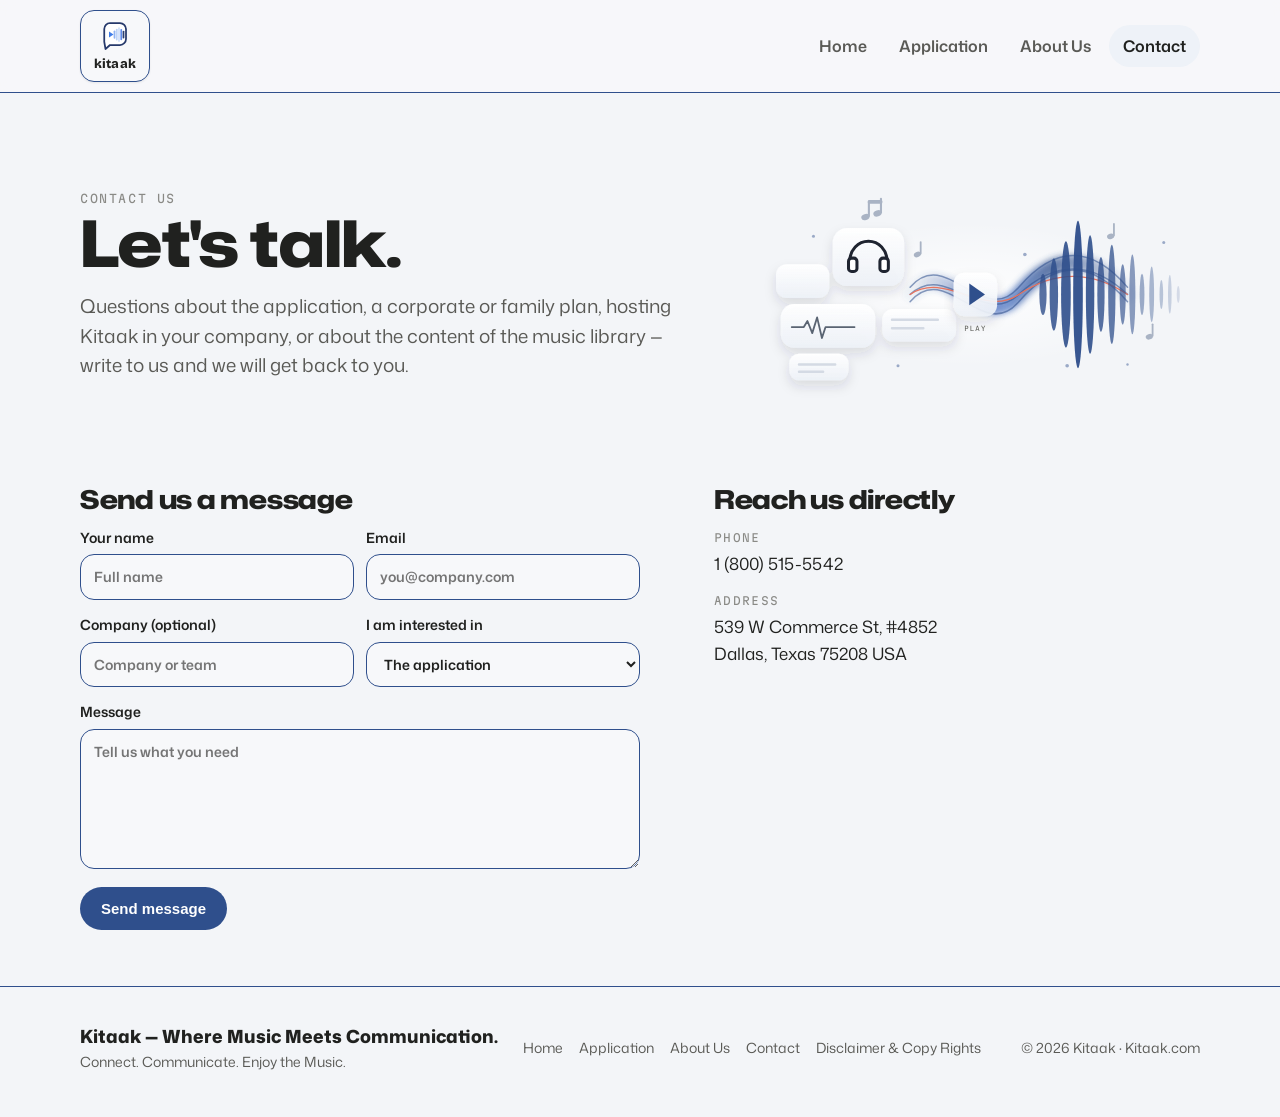
<file: kitaak-site/contact.html>
<!doctype html><html lang="en"><head><meta charset="utf-8"><meta name="viewport" content="width=device-width,initial-scale=1"><link rel="preconnect" href="https://fonts.googleapis.com"><link rel="preconnect" href="https://fonts.gstatic.com" crossorigin><link href="https://fonts.googleapis.com/css2?family=Mona+Sans:wdth,wght@75..125,200..900&family=Martian+Mono:wght@400;700&family=Bricolage+Grotesque:opsz,wght@12..96,700..800&display=swap" rel="stylesheet"><link rel="icon" type="image/svg+xml" href="demo/icon.svg"><link rel="stylesheet" href="assets/site.css"><title>Contact Kitaak</title><meta name="description" content="Contact the Kitaak team."></head><body>
<header class="site-head"><div class="wrap"><a class="brand" href="index.html"><img src="demo/icon.svg" alt=""><span>kitaak</span></a><button class="menu-btn" aria-label="Menu">☰</button><nav class="nav"><a href="index.html" >Home</a><a href="application.html" >Application</a><a href="about.html" >About Us</a><a href="contact.html" class="on">Contact</a></nav></div></header>
<section class="hero" style="padding-bottom:10px"><div class="wrap grid"><div><div class="eyebrow">Contact us</div><h1>Let's talk.</h1><p class="lead">Questions about the application, a corporate or family plan, hosting Kitaak in your company, or about the content of the music library — write to us and we will get back to you.</p></div><div class="illus"><img src="assets/img/illus-listen.svg" alt="Listening, playing and the sound that follows"></div></div></section>
<section id="start"><div class="wrap contact-grid"><div><h2 style="font-size:26px">Send us a message</h2><form class="form" id="contactForm"><div class="row"><label>Your name<input name="name" required placeholder="Full name"></label><label>Email<input name="email" type="email" required placeholder="you@company.com"></label></div><div class="row"><label>Company (optional)<input name="company" placeholder="Company or team"></label><label>I am interested in<select name="topic"><option>The application</option><option>A corporate plan</option><option>A family plan</option><option>Hosting Kitaak in my company</option><option>The music library / suppliers</option><option>Something else</option></select></label></div><label>Message<textarea name="message" required placeholder="Tell us what you need"></textarea></label><div class="cta" style="margin-top:4px"><button class="btn primary" type="submit">Send message</button><span class="muted" id="formNote"></span></div></form></div><div><h2 style="font-size:26px">Reach us directly</h2><dl class="info"><dt>Phone</dt><dd><span class="plain">1 (800) 515-5542</span></dd><dt>Address</dt><dd>539 W Commerce St, #4852<br>Dallas, Texas 75208 USA</dd></dl></div></div></section>
<footer class="site-foot"><div class="wrap"><div><div class="tag">Kitaak — Where Music Meets Communication.</div><div>Connect. Communicate. Enjoy the Music.</div></div><nav><a href="index.html">Home</a><a href="application.html">Application</a><a href="about.html">About Us</a><a href="contact.html">Contact</a><button class="link" type="button" data-disclaimer>Disclaimer &amp; Copy Rights</button></nav><div>© <span id="yr"></span> Kitaak · Kitaak.com</div></div></footer><script src="assets/disclaimer.js"></script><script src="assets/site.js"></script><script>document.addEventListener("click",function(e){var b=e.target.closest(".menu-btn");if(b){document.querySelector(".nav").classList.toggle("open")}});</script>
<script>document.getElementById("contactForm").addEventListener("submit",function(e){var f=e.target;if(f.getAttribute("action"))return;e.preventDefault();var d=new FormData(f);var body="Name: "+d.get("name")+"\nEmail: "+d.get("email")+"\nCompany: "+(d.get("company")||"-")+"\nTopic: "+d.get("topic")+"\n\n"+d.get("message");location.href="mailto:data@kaversi.com?subject="+encodeURIComponent("Kitaak: "+d.get("topic"))+"&body="+encodeURIComponent(body);document.getElementById("formNote").textContent="Your email app should open with the message."});</script>
</body></html>
</file>
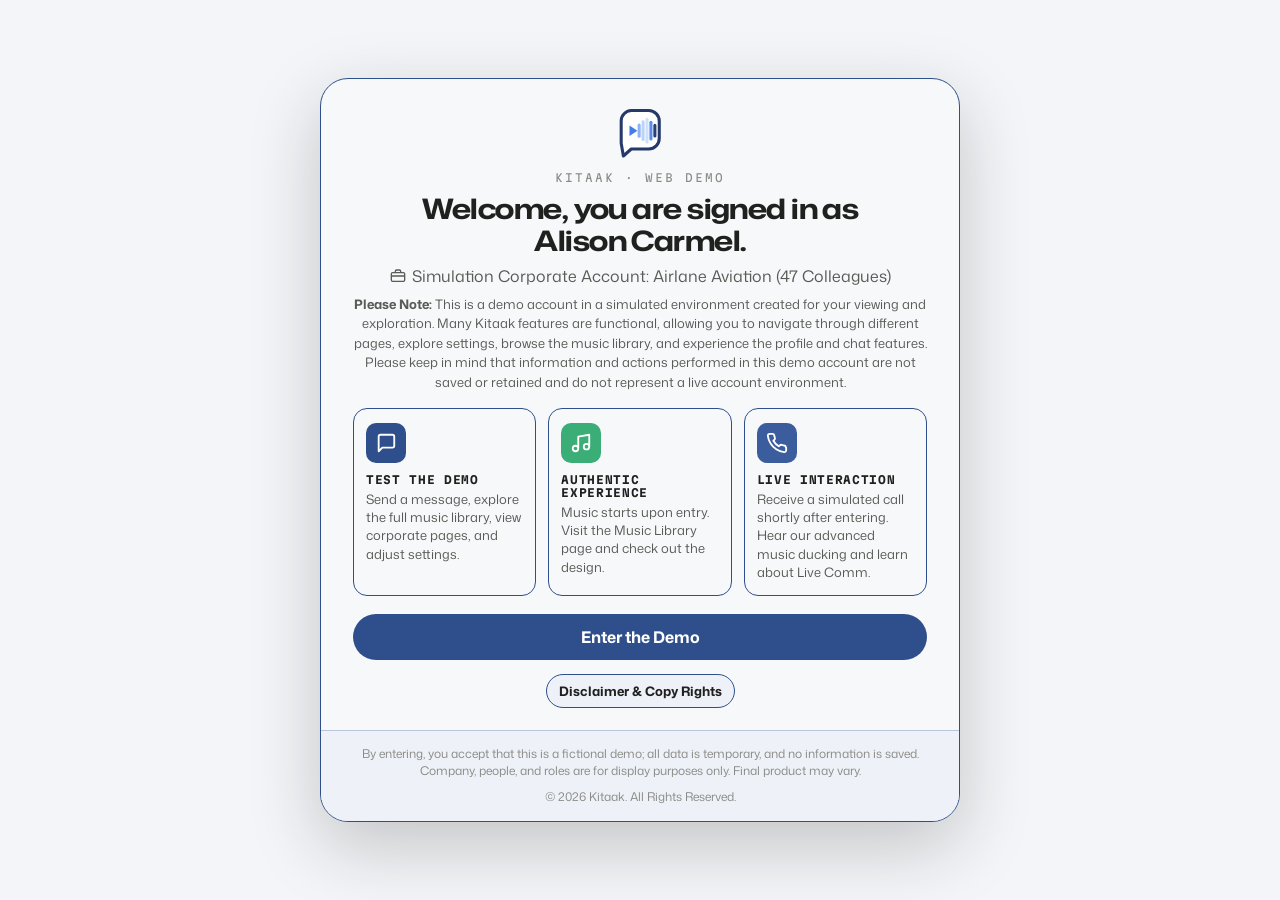
<file: kitaak-site/demo.html>
<!doctype html><html lang="en" data-theme="kitaakblue"><head><meta charset="utf-8"><meta name="viewport" content="width=device-width,initial-scale=1,viewport-fit=cover"><meta name="robots" content="noindex"><title>Kitaak — Demo</title>
<link rel="preconnect" href="https://fonts.googleapis.com"><link rel="preconnect" href="https://fonts.gstatic.com" crossorigin><link href="https://fonts.googleapis.com/css2?family=Mona+Sans:wdth,wght@75..125,200..900&family=Martian+Mono:wght@400;700&family=Bricolage+Grotesque:opsz,wght@12..96,700..800&display=swap" rel="stylesheet">
<link rel="icon" type="image/svg+xml" href="demo/icon.svg"><link rel="stylesheet" href="demo/app.css"><link rel="stylesheet" href="demo/demo.css"></head>
<body>
<div class="demo-root" id="root">
  <div class="demo-banner"><b>DEMO</b><span id="bannerWho">Signed in as Alison</span><span class="grow"></span><span>Nothing you do here is saved</span><button id="resetBtn" title="Reload the demo with its original content">Reset demo</button></div>
  <div class="app-shell"><nav class="nav-rail" id="nav"></nav><div class="main-area"><div class="page" id="main"></div></div></div>
  <div class="player-bar" id="player"></div>
</div>
<div id="overlays"></div>
<script src="demo/app.enc.js"></script>
</body></html>
</file>
<file: kitaak-site/assets/site.css>
/* Kitaak website — same palette + type as the application (paper theme) */
:root{--bg:#f3f5f8;--bg-tint:#f9fafc;--panel:#f7f8fa;--panel-2:#eef2f8;--panel-3:#e1e7f0;--line:#2F4F8C;--line-2:#b9c6dd;--ink:#20211f;--ink-2:#5a5a56;--ink-3:#8a8a86;--rust:#2F4F8C;--rust-ink:#fff;--rust-soft:#dfe5f0;--green:#2F4F8C;--blue:#2F4F8C;--gold:#a8862f;--dark:#232f3e;--r-md:14px;--r-lg:20px;--r-xl:28px;--pill:999px;--shadow-1:0 1px 2px #20211f14;--shadow-2:0 10px 30px #20211f1f;--font-display:"Mona Sans","Segoe UI",system-ui,sans-serif;--font-mono:"Martian Mono",ui-monospace,Menlo,monospace;--font-body:"Mona Sans",-apple-system,BlinkMacSystemFont,"Segoe UI",Roboto,sans-serif}
*{box-sizing:border-box}html{scroll-behavior:smooth}
body{margin:0;background:var(--bg);color:var(--ink);font-family:var(--font-body);line-height:1.55;font-size:16px}
a{color:inherit}img{max-width:100%;display:block}
.wrap{width:min(1120px,92vw);margin:0 auto}
.eyebrow{font-family:var(--font-mono);letter-spacing:.14em;text-transform:uppercase;color:var(--ink-3);font-size:11.5px}
h1,h2,h3{font-family:var(--font-display);font-stretch:125%;letter-spacing:-.01em;font-weight:800;line-height:1.08;margin:0 0 14px}
h1{font-size:clamp(38px,6vw,64px)}h2{font-size:clamp(28px,4vw,40px)}h3{font-size:20px;margin-bottom:8px}
p{margin:0 0 14px}.lead{font-size:19px;color:var(--ink-2);max-width:720px}.muted{color:var(--ink-2)}
.btn{display:inline-flex;align-items:center;gap:8px;padding:12px 20px;border-radius:var(--pill);border:1px solid var(--line);background:var(--panel-2);color:var(--ink);font-weight:700;text-decoration:none;cursor:pointer;font-size:15px;transition:transform 80ms,background .15s}
.btn:hover{transform:translateY(-1px)}.btn.primary{background:var(--rust);color:var(--rust-ink);border-color:transparent}.btn.dark{background:var(--dark);color:#f7f2e6;border-color:transparent}.btn.ghost{background:transparent}
/* header */
.site-head{position:sticky;top:0;z-index:20;background:color-mix(in srgb,var(--panel) 88%,transparent);backdrop-filter:blur(8px);border-bottom:1px solid var(--line)}
.site-head .wrap{display:flex;align-items:center;justify-content:space-between;height:92px;gap:16px}
.brand{display:flex;flex-direction:column;align-items:center;justify-content:center;gap:5px;text-decoration:none;line-height:1;padding:10px;min-width:70px;background:var(--panel);border:1px solid var(--line);border-radius:var(--r-md);box-shadow:var(--shadow-1);transition:background .15s,box-shadow .15s;font-family:"Bricolage Grotesque","Segoe UI",system-ui,sans-serif;font-stretch:100%;font-weight:800;letter-spacing:-.02em;color:var(--ink)}
.brand img{width:32px;height:32px;display:block}.brand span{font-size:13px;letter-spacing:.01em;display:block}.brand:hover{background:var(--panel-2);box-shadow:0 12px 20px -8px #20211f4d,0 1px 2px #20211f14}.brand:focus-visible{outline:2px solid var(--rust);outline-offset:-4px}
/* mock-up variants for the logo proposal */
.brand.opt-a{flex-direction:row;padding:0;border:0;background:none;box-shadow:none;align-self:center}.brand.opt-a span{display:none}.brand.opt-a img{width:40px;height:40px}
.brand.opt-e{flex-direction:row;padding:0;border:0;background:none;box-shadow:none;align-self:center}.brand.opt-e img{display:none}.brand.opt-e span{font-size:22px;border:0;padding:0;font-family:"Bricolage Grotesque","Segoe UI",system-ui,sans-serif}
.nav{display:flex;gap:4px;align-items:center}.nav a{text-decoration:none;padding:9px 14px;border-radius:var(--pill);font-weight:600;color:var(--ink-2)}.nav a:hover,.nav a.on{background:var(--panel-2);color:var(--ink)}
.nav .btn{margin-left:8px;padding:9px 16px}
.menu-btn{display:none;min-width:44px;min-height:44px;background:none;border:1px solid var(--line);border-radius:10px;padding:6px 10px;font-size:20px;line-height:1}
@media (max-width:820px){.nav{display:none;position:absolute;top:93px;left:0;right:0;background:var(--panel);padding-top:10px;border-bottom:1px solid var(--line);flex-direction:column;align-items:stretch;padding:10px 4vw 14px}.nav.open{display:flex}.menu-btn{display:block}.nav .btn{margin:6px 0 0}}
/* hero */
.hero{padding:72px 0 56px;position:relative;overflow:hidden}
.hero .grid{display:grid;grid-template-columns:1.15fr .85fr;gap:40px;align-items:center}
.hero-art{position:relative;height:auto;padding-bottom:74%}
.gcard{position:absolute;width:56%;aspect-ratio:1;border-radius:22px;overflow:hidden;background:var(--dark);box-shadow:var(--shadow-2);border:1px solid #ffffff22;display:flex;flex-direction:column;color:#fff}.gcard img{width:100%;height:64%;object-fit:cover;display:block}.gcard .lab{flex:1;display:flex;align-items:center;justify-content:space-between;gap:8px;padding:0 12px;background:linear-gradient(180deg,#1b2532,#232f3e)}.gcard .lab small{display:block;font-family:var(--font-mono);font-size:9.5px;letter-spacing:.14em;text-transform:uppercase;color:#9fb6da;margin-bottom:3px}.gcard .lab b{display:block;font-family:var(--font-display);font-stretch:125%;font-weight:800;font-size:clamp(13px,1.25vw,17px);line-height:1.05;letter-spacing:-.01em}.gcard .eq{display:flex;align-items:flex-end;gap:3px;height:22px;flex:none}.gcard .eq i{display:block;width:4px;border-radius:2px;background:var(--rust);height:40%;animation:eq 1.6s ease-in-out infinite}.gcard .eq i:nth-child(2){height:90%;animation-delay:.2s}.gcard .eq i:nth-child(3){height:60%;animation-delay:.45s}.gcard .eq i:nth-child(4){height:100%;animation-delay:.1s}.gcard .eq i:nth-child(5){height:50%;animation-delay:.6s}@keyframes eq{0%,100%{transform:scaleY(.55)}50%{transform:scaleY(1)}}@media (prefers-reduced-motion:reduce){.gcard .eq i{animation:none}}
.hero-art .gcard{width:31%}.hero-art .gcard:nth-child(1){left:0;top:7%;transform:rotate(-3deg);z-index:1}.hero-art .gcard:nth-child(2){left:34.5%;top:0;transform:rotate(2deg);z-index:2}.hero-art .gcard:nth-child(3){left:17%;top:52%;transform:rotate(2deg);z-index:4}.hero-art .gcard:nth-child(4){left:69%;top:6%;transform:rotate(-2deg);z-index:3}.hero-art .gcard:nth-child(5){left:52%;top:50%;transform:rotate(-5deg);z-index:5}.hero-art::before{content:"";position:absolute;inset:8% -4% 14%;background:radial-gradient(60% 60% at 50% 50%,var(--rust-soft),transparent 70%);opacity:.9;border-radius:50%}
.hero-art .wave{position:absolute;left:-10%;right:-10%;bottom:-30px;height:70px;background:repeating-linear-gradient(90deg,var(--rust) 0 3px,transparent 3px 9px);opacity:.22;mask:linear-gradient(90deg,transparent,#000 20%,#000 80%,transparent);border-radius:40px}
.cta{display:flex;gap:12px;flex-wrap:wrap;margin-top:22px}
@media (max-width:820px){.hero .grid{grid-template-columns:minmax(0,1fr)}.hero .grid>*{min-width:0}.hero-art{max-width:520px;margin:10px auto 0;width:100%}}
@media (max-width:480px){h1{font-size:clamp(28px,10vw,40px);overflow-wrap:anywhere;hyphens:auto}.gcard .eq{display:none}.gcard .lab b{font-size:12px}}
/* sections */
section{padding:56px 0}section.alt{background:var(--bg-tint);border-top:1px solid var(--line);border-bottom:1px solid var(--line)}
.cards{display:grid;grid-template-columns:repeat(auto-fit,minmax(230px,1fr));gap:18px;margin-top:26px}
.card{background:var(--panel);border:1px solid var(--line);border-radius:var(--r-lg);padding:22px;box-shadow:var(--shadow-1)}
.card .ic{font-size:28px;margin-bottom:10px}
.split{display:grid;grid-template-columns:1fr 1fr;gap:40px;align-items:center}@media (max-width:820px){.split{grid-template-columns:1fr}}
.shot{border:1px solid var(--line);border-radius:var(--r-lg);box-shadow:var(--shadow-2);overflow:hidden;background:#fff}
.quote{font-family:var(--font-display);font-size:clamp(22px,3vw,30px);font-weight:700;line-height:1.25;max-width:760px}
.stack3{display:grid;gap:6px;font-family:var(--font-display);font-size:24px;font-weight:800}
.band{background:var(--dark);color:#eef0f2;border-radius:var(--r-xl);padding:48px clamp(20px,5vw,64px);display:grid;grid-template-columns:1.2fr .8fr;gap:30px;align-items:center}
.band h2{color:#fff}.band .btn{border-color:#4f5965;background:#394451;color:#eef0f2}@media (max-width:820px){.band{grid-template-columns:1fr}}
.steps{counter-reset:s;display:grid;gap:14px;margin-top:20px}.step{display:grid;grid-template-columns:44px 1fr;gap:14px;align-items:start}.step b{font-family:var(--font-display);font-size:18px}
.step .n{counter-increment:s;width:40px;height:40px;border-radius:50%;background:var(--rust);color:#fff;display:grid;place-items:center;font-family:var(--font-mono);font-weight:700}
.step .n::before{content:counter(s)}
.plans{display:grid;grid-template-columns:repeat(auto-fit,minmax(240px,1fr));gap:16px;margin-top:22px}
.plan{background:var(--panel);border:1px solid var(--line);border-radius:var(--r-lg);padding:20px;display:flex;flex-direction:column;gap:8px}
.plan .price{font-family:var(--font-display);font-size:28px;font-weight:800}.plan ul{margin:6px 0 0;padding-left:18px;color:var(--ink-2);font-size:14px}.plan .kind{font-family:var(--font-mono);font-size:11px;text-transform:uppercase;letter-spacing:.12em;color:var(--ink-3)}

/* forms */
.form{display:grid;gap:14px;max-width:560px}.form label{display:grid;gap:6px;font-weight:600;font-size:14px}
.form input,.form textarea,.form select{font:inherit;padding:11px 13px;border-radius:var(--r-md);border:1px solid var(--line);background:var(--panel);color:var(--ink)}
.form textarea{min-height:140px;resize:vertical}.form .row{display:grid;grid-template-columns:1fr 1fr;gap:12px}@media (max-width:640px){.form .row{grid-template-columns:1fr}}
.contact-grid{display:grid;grid-template-columns:1.1fr .9fr;gap:40px}@media (max-width:820px){.contact-grid{grid-template-columns:1fr}}
.info dt{font-family:var(--font-mono);font-size:11px;letter-spacing:.12em;text-transform:uppercase;color:var(--ink-3);margin-top:16px}.info dd{margin:4px 0 0;font-size:17px}
.blank{display:inline-block;min-width:220px;border-bottom:1px dashed var(--line);height:22px;vertical-align:bottom}
.note{background:var(--panel);border:1px dashed var(--line);border-radius:var(--r-md);padding:12px 14px;font-size:14px;color:var(--ink-2)}
/* footer */
.site-foot{border-top:1px solid var(--line);padding:36px 0 44px;color:var(--ink-2);font-size:14px}
.site-foot .wrap{display:flex;justify-content:space-between;gap:20px;flex-wrap:wrap;align-items:center}
.site-foot .tag{font-family:var(--font-display);font-weight:800;color:var(--ink);font-size:18px}
.site-foot nav a{margin-right:16px;text-decoration:none}
.prose>*{max-width:760px}.prose h2{margin-top:36px;font-size:26px}.prose h3{margin-top:22px}

.btn.disabled{opacity:.55;cursor:not-allowed;pointer-events:none}
.disclaimer{background:var(--panel);border:1px solid var(--line);border-radius:var(--r-lg);padding:20px 24px;max-width:860px}.disclaimer p{margin:0 0 10px;font-size:15px}.disclaimer p:last-child{margin:0}
.quote,.stack3{font-stretch:125%}
.eyebrow{font-family:var(--font-mono)}

/* disclaimer popup */
.disc-scrim{position:fixed;inset:0;z-index:900;background:#14100c80;backdrop-filter:blur(3px);display:grid;place-items:center;padding:18px}
.disc-modal{background:var(--panel);border:1px solid var(--line);border-radius:22px;width:min(720px,100%);max-height:88vh;display:flex;flex-direction:column;box-shadow:var(--shadow-2);overflow:hidden}
.disc-head{display:flex;align-items:center;justify-content:space-between;padding:18px 22px;border-bottom:1px solid var(--line)}.disc-head h3{margin:0;font-size:22px}
.disc-x{border:0;background:none;font-size:26px;line-height:1;cursor:pointer;color:var(--ink-2);padding:0 4px}
.disc-body{padding:6px 22px 14px;overflow:auto;font-size:14.5px;line-height:1.55;color:var(--ink-2)}.disc-body h4{margin:16px 0 4px;color:var(--ink);font-size:15px}.disc-body p{margin:0}
.disc-foot{padding:14px 22px;border-top:1px solid var(--line);display:flex;justify-content:flex-end}
.site-foot nav button.link{border:0;background:none;font:inherit;color:inherit;cursor:pointer;padding:0;margin-right:16px}
.info dd .plain{color:var(--ink);text-decoration:none}

/* illustrations + inline welcome block */
.illus{display:flex;align-items:center;justify-content:center}.illus img{width:100%;max-width:560px;height:auto}
.welcome-inline{margin-top:22px;padding-top:18px;border-top:1px solid var(--line)}.welcome-inline h2{margin:0 0 6px;font-size:24px}.welcome-inline .quote{margin:0 0 6px}.welcome-inline p{margin:0}
@media (max-width:820px){.illus img{max-width:420px}}

/* hero illustrations never widen the page */
.illus img{max-width:min(100%,560px);height:auto;display:block}
.hero-illus{justify-content:flex-start;margin:4px 0 18px}.hero-illus img{max-width:min(100%,640px)}
.hero .grid .illus{min-width:0}

.band .btn.primary{background:var(--rust);color:var(--rust-ink);border-color:transparent}
</file>
<file: assets/site.css>
/* ==========================================================================
   Kitaak — site stylesheet
   Layout, colour tokens and a fluid type scale. Every font decision lives
   in a "font theme": an html[data-font="…"] block near the bottom that sets
   the --font-* / --w-* / --ls-* / --lh-* / --fvs-* custom properties the
   rules below consume. Switch themes by changing data-font on <html>.
   ========================================================================== */

/* ---------- colour + spacing tokens ---------- */
:root {
  color-scheme: light dark;
  --bg: #fbf9f5;
  --bg-2: #f3efe8;
  --surface: #ffffff;
  --ink: #171512;
  --ink-2: #4a463f;
  --muted: #6f6a61;
  --line: #e5dfd5;
  --accent: #e0461c;
  --accent-ink: #ffffff;
  --accent-soft: #ffe8df;
  --focus: #1c64f2;

  --wrap: 1120px;
  --measure: 66ch;
  --gutter: clamp(20px, 4vw, 40px);
  --radius: 14px;
  --shadow: 0 1px 2px rgba(23, 21, 18, .06), 0 12px 32px -16px rgba(23, 21, 18, .25);

  /* Fluid type scale (every step is multiplied by the theme's --size-adj). */
  --size-adj: 1;
  --fs-h1: calc(clamp(2.25rem, 1.3rem + 4.1vw, 4.75rem) * var(--size-adj));
  --fs-h2: calc(clamp(1.5rem, 1.2rem + 1.25vw, 2.125rem) * var(--size-adj));
  --fs-lead: calc(clamp(1.2rem, 1.06rem + .7vw, 1.4rem) * var(--size-adj));
  --fs-body: calc(clamp(1.0625rem, 1rem + .3vw, 1.1875rem) * var(--size-adj));
  --fs-quote: calc(clamp(1.375rem, 1.1rem + 1.4vw, 2rem) * var(--size-adj));
  --fs-small: calc(.9375rem * var(--size-adj));
  --fs-eyebrow: calc(.8125rem * var(--size-adj));

  /* Safe defaults in case no theme is set. */
  --font-display: ui-sans-serif, system-ui, -apple-system, "Segoe UI", sans-serif;
  --font-body: ui-sans-serif, system-ui, -apple-system, "Segoe UI", sans-serif;
  --font-mono: ui-monospace, SFMono-Regular, Menlo, Consolas, monospace;
  --w-display: 700; --w-h2: 650; --w-quote: 500; --w-body: 400; --w-strong: 600;
  --ls-display: -0.025em; --ls-h2: -0.015em; --ls-mono: 0.08em;
  --lh-display: 1.04; --lh-body: 1.6;
  --fvs-display: normal; --fvs-body: normal;
  --mono-transform: uppercase;
}

@media (prefers-color-scheme: dark) {
  :root {
    --bg: #131211;
    --bg-2: #1b1917;
    --surface: #1f1d1a;
    --ink: #f4f0e8;
    --ink-2: #cfc9bf;
    --muted: #a39d92;
    --line: #2d2a26;
    --accent: #ff6a3d;
    --accent-ink: #1a0d08;
    --accent-soft: #3a1f15;
    --shadow: 0 1px 2px rgba(0, 0, 0, .4), 0 12px 32px -16px rgba(0, 0, 0, .7);
    --focus: #8ab4ff;
  }
}

/* ---------- reset-ish ---------- */
*, *::before, *::after { box-sizing: border-box; }
html { -webkit-text-size-adjust: 100%; scroll-behavior: smooth; }
body {
  margin: 0;
  background: var(--bg);
  color: var(--ink);
  font-family: var(--font-body);
  font-weight: var(--w-body);
  font-size: var(--fs-body);
  line-height: var(--lh-body);
  font-variation-settings: var(--fvs-body);
  font-optical-sizing: auto;
  -webkit-font-smoothing: antialiased;
  -moz-osx-font-smoothing: grayscale;
  text-rendering: optimizeLegibility;
  font-feature-settings: "kern", "liga", "calt";
}
img, svg { display: block; max-width: 100%; }
a { color: inherit; text-decoration: none; }
b, strong { font-weight: var(--w-strong); }
:focus-visible { outline: 2px solid var(--focus); outline-offset: 3px; border-radius: 4px; }
::selection { background: var(--accent-soft); color: var(--ink); }

.wrap { width: min(100% - 2 * var(--gutter), var(--wrap)); margin-inline: auto; }

/* ---------- headings ---------- */
h1, h2, h3 {
  font-family: var(--font-display);
  font-variation-settings: var(--fvs-display);
  font-optical-sizing: auto;
  margin: 0;
  text-wrap: balance;
  overflow-wrap: anywhere;
}
h1 {
  font-size: var(--fs-h1);
  font-weight: var(--w-display);
  letter-spacing: var(--ls-display);
  line-height: var(--lh-display);
  max-width: 22ch;
}
h2 {
  font-size: var(--fs-h2);
  font-weight: var(--w-h2);
  letter-spacing: var(--ls-h2);
  line-height: 1.15;
  margin-top: 2.6em;
  margin-bottom: .55em;
  max-width: 26ch;
}
h2:first-child { margin-top: 0; }

/* ---------- header ---------- */
.site-head {
  position: sticky; top: 0; z-index: 50;
  background: var(--bg);
  background: color-mix(in srgb, var(--bg) 82%, transparent);
  -webkit-backdrop-filter: saturate(160%) blur(14px);
  backdrop-filter: saturate(160%) blur(14px);
  border-bottom: 1px solid var(--line);
}
.site-head .wrap {
  display: flex; align-items: center; gap: 28px;
  min-height: 68px;
}
.brand {
  display: inline-flex; align-items: center; gap: 10px;
  font-family: var(--font-display);
  font-variation-settings: var(--fvs-display);
  font-weight: var(--w-display);
  font-size: 1.35rem;
  letter-spacing: calc(var(--ls-display) / 2);
  line-height: 1;
}
.brand img { width: 30px; height: 30px; border-radius: 8px; }
.nav {
  margin-left: auto;
  display: flex; align-items: center; gap: 4px;
}
.nav a {
  padding: 8px 12px;
  border-radius: 999px;
  font-size: var(--fs-small);
  color: var(--ink-2);
  transition: color .15s ease, background-color .15s ease;
}
.nav a:hover { color: var(--ink); background: var(--bg-2); }
.nav a.on { color: var(--ink); font-weight: var(--w-strong); }
.nav .btn { margin-left: 8px; }
.menu-btn {
  display: none;
  margin-left: auto;
  width: 42px; height: 42px;
  border: 1px solid var(--line); border-radius: 10px;
  background: var(--surface); color: var(--ink);
  font-size: 18px; line-height: 1; cursor: pointer;
}

/* ---------- buttons ---------- */
.btn {
  display: inline-flex; align-items: center; justify-content: center; gap: 8px;
  padding: 12px 20px;
  border: 1px solid var(--line);
  border-radius: 999px;
  background: var(--surface);
  color: var(--ink);
  font-family: var(--font-body);
  font-weight: var(--w-strong);
  font-size: var(--fs-small);
  line-height: 1.2;
  letter-spacing: 0;
  white-space: nowrap;
  transition: transform .15s ease, box-shadow .15s ease, background-color .15s ease, border-color .15s ease;
}
.btn:hover { transform: translateY(-1px); box-shadow: var(--shadow); border-color: color-mix(in srgb, var(--ink) 20%, var(--line)); }
.btn:active { transform: translateY(0); box-shadow: none; }
.btn.primary { background: var(--accent); border-color: var(--accent); color: var(--accent-ink); }
.btn.primary:hover { background: color-mix(in srgb, var(--accent) 88%, var(--ink)); }
.nav .btn { padding: 9px 16px; }

/* ---------- hero ---------- */
.hero {
  position: relative;
  padding: clamp(56px, 9vw, 120px) 0 clamp(36px, 5vw, 64px);
  isolation: isolate;
  overflow: hidden;
}
.hero::before {
  content: "";
  position: absolute; inset: -20% -10% auto -10%; height: 140%;
  z-index: -1;
  background:
    radial-gradient(60% 55% at 12% 0%, color-mix(in srgb, var(--accent) 16%, transparent), transparent 70%),
    radial-gradient(45% 50% at 95% 15%, color-mix(in srgb, var(--accent) 9%, transparent), transparent 70%);
  pointer-events: none;
}
.eyebrow {
  display: inline-flex; align-items: center; gap: 10px;
  margin-bottom: clamp(16px, 2.5vw, 26px);
  font-family: var(--font-mono);
  font-size: var(--fs-eyebrow);
  font-weight: 500;
  letter-spacing: var(--ls-mono);
  text-transform: var(--mono-transform);
  color: var(--accent);
}
.eyebrow::before {
  content: ""; width: 22px; height: 2px; border-radius: 2px;
  background: var(--accent);
}
.lead {
  margin: clamp(18px, 2.5vw, 28px) 0 0;
  max-width: 34em;
  font-size: var(--fs-lead);
  line-height: 1.45;
  color: var(--ink-2);
  text-wrap: pretty;
}

/* ---------- prose ---------- */
.prose { padding: clamp(8px, 2vw, 24px) 0 clamp(64px, 8vw, 112px); }
.prose > * { max-width: var(--measure); }
.prose > h2 { max-width: 30ch; }
.prose h2 + p.quote { margin-top: .8em; }
.prose > p { margin: 0 0 1.15em; text-wrap: pretty; }
.prose p.quote {
  margin: 1.6em 0 1.8em;
  padding: .35em 0 .35em 1.1em;
  border-left: 3px solid var(--accent);
  max-width: 40ch;
  font-family: var(--font-display);
  font-variation-settings: var(--fvs-display);
  font-weight: var(--w-quote);
  font-size: var(--fs-quote);
  letter-spacing: var(--ls-h2);
  line-height: 1.25;
  color: var(--ink);
  text-wrap: balance;
}
.prose .muted { color: var(--muted); font-size: var(--fs-small); }
.cta {
  display: flex; flex-wrap: wrap; gap: 12px;
  margin-top: 2.2em;
  padding-top: 2em;
  border-top: 1px solid var(--line);
}

/* ---------- footer ---------- */
.site-foot {
  border-top: 1px solid var(--line);
  background: var(--bg-2);
  padding: clamp(36px, 5vw, 56px) 0;
  font-size: var(--fs-small);
  color: var(--muted);
}
.site-foot .wrap {
  display: grid;
  grid-template-columns: 1fr auto max-content;
  gap: 24px 40px;
  align-items: baseline;
}
.site-foot .tag {
  font-family: var(--font-display);
  font-variation-settings: var(--fvs-display);
  font-weight: var(--w-h2);
  letter-spacing: var(--ls-h2);
  font-size: 1.05rem;
  line-height: 1.3;
  color: var(--ink);
  margin-bottom: 6px;
}
.site-foot nav { display: flex; flex-wrap: wrap; gap: 4px 18px; }
.site-foot nav a:hover { color: var(--ink); }
.site-foot .wrap > div:last-child {
  justify-self: end; text-align: right;
  font-family: var(--font-mono);
  font-size: .85rem;
  letter-spacing: .02em;
}

/* ---------- font switcher (small floating "Aa" pill) ---------- */
.font-switch {
  position: fixed; right: 18px; bottom: 18px; z-index: 60;
  font-family: var(--font-body);
}
.font-switch summary {
  list-style: none; cursor: pointer;
  display: inline-flex; align-items: center; gap: 8px;
  padding: 9px 14px;
  border: 1px solid var(--line); border-radius: 999px;
  background: var(--surface); color: var(--ink);
  font-size: .875rem; font-weight: var(--w-strong);
  box-shadow: var(--shadow);
}
.font-switch summary::-webkit-details-marker { display: none; }
.font-switch summary .aa { font-family: var(--font-display); font-weight: var(--w-display); font-size: 1rem; }
.font-switch .menu {
  position: absolute; right: 0; bottom: calc(100% + 10px);
  width: max-content;
  min-width: 260px;
  max-width: min(320px, calc(100vw - 28px));
  max-height: calc(100vh - 90px);
  max-height: calc(100dvh - 90px);
  overflow-y: auto;
  overscroll-behavior: contain;
  padding: 8px;
  border: 1px solid var(--line); border-radius: var(--radius);
  background: var(--surface); box-shadow: var(--shadow);
}
.font-switch .menu .hd {
  padding: 6px 10px 8px;
  font-family: var(--font-mono);
  font-size: .7rem; letter-spacing: var(--ls-mono);
  text-transform: var(--mono-transform);
  color: var(--muted);
}
.font-switch button {
  display: block; width: 100%;
  padding: 9px 10px;
  border: 0; border-radius: 9px;
  background: transparent; color: var(--ink);
  font: inherit; font-size: .9rem; text-align: left; cursor: pointer;
}
.font-switch button:hover { background: var(--bg-2); }
.font-switch button[aria-pressed="true"] { background: var(--accent-soft); color: var(--ink); }
.font-switch button span { display: block; font-weight: var(--w-strong); }
.font-switch button small { display: block; margin-top: 2px; color: var(--muted); font-size: .75rem; line-height: 1.35; }

/* ---------- responsive ---------- */
@media (max-width: 760px) {
  .menu-btn { display: inline-flex; align-items: center; justify-content: center; }
  .nav {
    display: none;
    position: absolute; left: 0; right: 0; top: 100%;
    flex-direction: column; align-items: stretch; gap: 2px;
    padding: 10px var(--gutter) 16px;
    background: var(--bg);
    border-bottom: 1px solid var(--line);
    box-shadow: var(--shadow);
  }
  .nav.open { display: flex; }
  .nav a { padding: 12px 12px; font-size: 1rem; }
  .nav .btn { margin: 8px 0 0; justify-content: center; }
  h1 { max-width: none; }
  .site-foot .wrap { grid-template-columns: 1fr; }
  .site-foot .wrap > div:last-child { justify-self: start; text-align: left; }
  .font-switch { right: 14px; bottom: 14px; }
  .font-switch summary { padding: 9px 12px; }
  .font-switch summary .lbl { display: none; }
}

@media (prefers-reduced-motion: reduce) {
  html { scroll-behavior: auto; }
  .btn, .nav a { transition: none; }
}

@media print {
  :root { --bg: #fff; --bg-2: #fff; --surface: #fff; --ink: #000; --ink-2: #222; --muted: #444; --line: #bbb; --accent: #b8360f; --shadow: none; }
  .site-head, .font-switch, .cta, .menu-btn { display: none !important; }
  body { background: #fff; color: #000; }
}

/* ==========================================================================
   FONT THEMES — each block is one complete, switchable font system.
   The active one is chosen by data-font on <html>; about.html lazy-loads
   the matching Google Fonts stylesheet.
   ========================================================================== */
/* Funnel Display + Funnel Sans — Soft, calm humanist pair */
html[data-font="soft"] {
  --font-display: "Funnel Display", "Funnel Sans", ui-sans-serif, system-ui, -apple-system, "Segoe UI", Roboto, "Helvetica Neue", Arial, sans-serif;
  --font-body: "Funnel Sans", ui-sans-serif, system-ui, -apple-system, "Segoe UI", Roboto, "Helvetica Neue", Arial, sans-serif;
  --font-mono: "Red Hat Mono", ui-monospace, "SF Mono", Menlo, Consolas, "Liberation Mono", monospace;
  --w-display: 600;
  --w-h2: 600;
  --w-body: 435;
  --w-strong: 620;
  --ls-display: -0.022em;
  --ls-h2: -0.015em;
  --ls-mono: 0.1em;
  --lh-display: 1.04;
  --lh-body: 1.62;
  --fvs-display: normal;
  --fvs-body: normal;
  --size-adj: 1.02;
  --mono-transform: uppercase;
  --w-quote: 460;
  --measure: 60ch;
}

/* Fraunces + Hanken Grotesk — Editorial serif over a quiet grotesque */
html[data-font="editorial"] {
  /* Fraunces optical size is left on auto so the wordmark, h2s and the h1 each get their own cut;
     WONK is pinned to 0 (served default is 1) for calm, upright letterforms. */
  --font-display: "Fraunces", "Iowan Old Style", "Palatino Linotype", Palatino, Georgia, serif;
  --font-body: "Hanken Grotesk", "Helvetica Neue", Helvetica, Arial, ui-sans-serif, system-ui, sans-serif;
  --font-mono: "DM Mono", ui-monospace, SFMono-Regular, Menlo, Consolas, monospace;
  --w-display: 600;
  --w-h2: 530;
  --w-body: 420;
  --w-strong: 600;
  --ls-display: -0.01em;
  --ls-h2: 0;
  --ls-mono: 0.1em;
  --lh-display: 1.08;
  --lh-body: 1.6;
  --fvs-display: "SOFT" 30, "WONK" 0;
  --fvs-body: normal;
  --size-adj: 1.04;
  --mono-transform: uppercase;
  --w-quote: 440;
}
html[data-font="editorial"] h1 { word-spacing: .05em; }
html[data-font="editorial"] .prose p.quote { font-variation-settings: "SOFT" 100, "WONK" 0; }

/* Familjen Grotesk + Instrument Sans — Characterful grotesk headlines, calm body */
html[data-font="grotesk"] {
  --font-display: "Familjen Grotesk", "Instrument Sans", ui-sans-serif, system-ui, -apple-system, "Segoe UI", Helvetica, Arial, sans-serif;
  --font-body: "Instrument Sans", ui-sans-serif, system-ui, -apple-system, "Segoe UI", Helvetica, Arial, sans-serif;
  --font-mono: "DM Mono", ui-monospace, SFMono-Regular, Menlo, Consolas, monospace;
  --w-display: 660;
  --w-h2: 620;
  --w-body: 440;
  --w-strong: 600;
  --ls-display: -0.024em;
  --ls-h2: -0.018em;
  --ls-mono: 0.08em;
  --lh-display: 1.05;
  --lh-body: 1.6;
  --fvs-display: normal;
  --fvs-body: normal;
  --size-adj: 1;
  --mono-transform: uppercase;
  --w-quote: 500;
}

/* Mona Sans Wide + Martian Mono — Width axis: expanded headlines, normal body */
html[data-font="wide"] {
  /* One family, two widths: the wdth axis is pushed out for display and left normal for text. */
  --font-display: "Mona Sans", system-ui, -apple-system, "Segoe UI", "Helvetica Neue", Arial, sans-serif;
  --font-body: "Mona Sans", system-ui, -apple-system, "Segoe UI", "Helvetica Neue", Arial, sans-serif;
  --font-mono: "Martian Mono", ui-monospace, SFMono-Regular, Menlo, Consolas, monospace;
  --w-display: 640;
  --w-h2: 560;
  --w-body: 450;
  --w-strong: 600;
  --ls-display: -0.01em;
  --ls-h2: 0;
  --ls-mono: 0.06em;
  --lh-display: 1.06;
  --lh-body: 1.6;
  --fvs-display: "wdth" 116;
  --fvs-body: normal;
  --size-adj: 0.98;
  --mono-transform: uppercase;
  --w-quote: 500;
}
html[data-font="wide"] .site-foot .wrap > div:last-child { font-size: .72rem; letter-spacing: 0; }

/* Instrument Sans + Geist Mono — Neutral, product-grade Swiss sans */
html[data-font="swiss"] {
  --font-display: "Instrument Sans", "Helvetica Neue", Helvetica, Arial, system-ui, sans-serif;
  --font-body: "Instrument Sans", "Helvetica Neue", Helvetica, Arial, system-ui, sans-serif;
  --font-mono: "Geist Mono", ui-monospace, "SF Mono", Menlo, Consolas, "Liberation Mono", monospace;
  --w-display: 700;
  --w-h2: 600;
  --w-body: 430;
  --w-strong: 600;
  --ls-display: -0.028em;
  --ls-h2: -0.015em;
  --ls-mono: 0.08em;
  --lh-display: 1.07;
  --lh-body: 1.62;
  --fvs-display: normal;
  --fvs-body: normal;
  --size-adj: 1;
  --mono-transform: uppercase;
  --w-quote: 500;
  --measure: 56ch;
}

/* Bricolage Grotesque + Space Mono — The current pair, tuned (auto optical size) */
html[data-font="incumbent"] {
  /* Optical size is left on auto: the h1 gets the display cut, body and wordmark the text cuts. */
  --font-display: "Bricolage Grotesque", system-ui, "Segoe UI", "Helvetica Neue", Arial, sans-serif;
  --font-body: "Bricolage Grotesque", system-ui, "Segoe UI", "Helvetica Neue", Arial, sans-serif;
  --font-mono: "Space Mono", ui-monospace, SFMono-Regular, Menlo, Consolas, monospace;
  --w-display: 620;
  --w-h2: 600;
  --w-body: 430;
  --w-strong: 600;
  --ls-display: -0.012em;
  --ls-h2: -0.015em;
  --ls-mono: 0.08em;
  --lh-display: 1.05;
  --lh-body: 1.6;
  --fvs-display: normal;
  --fvs-body: normal;
  --size-adj: 1;
  --mono-transform: uppercase;
  --w-quote: 500;
}
</file>
<file: kitaak-site/demo/app.css>
:root{--font-display:"Bricolage Grotesque", "Times New Roman", serif;--font-mono:"Space Mono", ui-monospace, "SF Mono", Menlo, monospace;--font-body:-apple-system, BlinkMacSystemFont, "Segoe UI", Roboto, sans-serif;--r-sm:10px;--r-md:14px;--r-lg:20px;--r-xl:28px;--r-pill:999px;--shadow-1:0 1px 2px #211d1814;--shadow-2:0 10px 30px #211d181f;--shadow-3:0 24px 70px #211d1838;--nav-w:76px;--list-w:340px;--player-h:68px;--tab-h:64px;--brand-blue:#3f7de8;--brand-wordmark:color-mix(in srgb, var(--ink) 76%, #2f5fd0 24%)}:root,:root[data-theme=paper]{--bg:#f0e9da;--bg-tint:#ebe3d1;--panel:#f7f2e6;--panel-2:#ece4d3;--panel-3:#e2d8c3;--line:#cbc1ae;--line-2:#dfd7c5;--ink:#211d18;--ink-2:#6b6154;--ink-3:#9a9080;--rust:#c14a24;--rust-ink:#fffdf7;--rust-soft:#e9d7cb;--green:#5a9367;--lav:#c9b8d1;--blue:#3455a8;--gold:#a8862f;--bubble-me:#2f2a22;--bubble-me-ink:#f7f2e6;--bubble-them:#fff;--danger:#b23b2a;--lightningcss-light:initial;--lightningcss-dark: ;color-scheme:light}:root[data-theme=wax]{--bg:#181410;--bg-tint:#14100c;--panel:#211d18;--panel-2:#2a251e;--panel-3:#332d24;--line:#3a342b;--line-2:#453d31;--ink:#f3ecdd;--ink-2:#c3b7a2;--ink-3:#8c8271;--rust:#e8623a;--rust-ink:#1a1510;--rust-soft:#3a271e;--green:#7bb489;--lav:#d3bfe0;--blue:#7c9be0;--gold:#d7b45a;--bubble-me:#e8623a;--bubble-me-ink:#1a1510;--bubble-them:#2a251e;--danger:#e8623a;--lightningcss-light: ;--lightningcss-dark:initial;color-scheme:dark}:root[data-theme=noir]{--bg:#0e0e0f;--bg-tint:#0a0a0b;--panel:#171718;--panel-2:#1f1f21;--panel-3:#2a2a2d;--line:#2e2e31;--line-2:#3a3a3e;--ink:#f4f4f5;--ink-2:#a1a1aa;--ink-3:#71717a;--rust:#e0563a;--rust-ink:#0e0e0f;--rust-soft:#33201a;--green:#6fbf8a;--lav:#c9b8d1;--blue:#7c9be0;--gold:#d7b45a;--bubble-me:#e0563a;--bubble-me-ink:#0e0e0f;--bubble-them:#1f1f21;--danger:#e0563a;--lightningcss-light: ;--lightningcss-dark:initial;color-scheme:dark}:root[data-theme=sepia]{--bg:#e7dcc4;--bg-tint:#e0d3b8;--panel:#efe6d2;--panel-2:#e5d9bf;--panel-3:#d9cbab;--line:#c3b391;--line-2:#d2c4a3;--ink:#3a2f21;--ink-2:#6e5c42;--ink-3:#93815f;--rust:#a8531f;--rust-ink:#fdf6e6;--rust-soft:#e0cba9;--green:#5f7d4a;--lav:#b79fb0;--blue:#3f5e86;--gold:#9c7a2a;--bubble-me:#3a2f21;--bubble-me-ink:#efe6d2;--bubble-them:#fbf5e6;--danger:#a63a22;--lightningcss-light:initial;--lightningcss-dark: ;color-scheme:light}:root[data-theme=mono]{--bg:#f4f4f4;--bg-tint:#ededed;--panel:#fff;--panel-2:#f0f0f0;--panel-3:#e4e4e4;--line:#d6d6d6;--line-2:#e2e2e2;--ink:#161616;--ink-2:#5a5a5a;--ink-3:#8a8a8a;--rust:#161616;--rust-ink:#fff;--rust-soft:#e4e4e4;--green:#4a4a4a;--lav:#9a9a9a;--blue:#5a5a5a;--gold:#7a7a7a;--bubble-me:#161616;--bubble-me-ink:#fff;--bubble-them:#fff;--danger:#c0392b;--lightningcss-light:initial;--lightningcss-dark: ;color-scheme:light}:root[data-theme=ocean]{--bg:#0f1720;--bg-tint:#0b1119;--panel:#16212e;--panel-2:#1d2b3a;--panel-3:#26384a;--line:#2b3d50;--line-2:#37495d;--ink:#e8eef5;--ink-2:#9fb3c6;--ink-3:#6b8299;--rust:#3fb6a8;--rust-ink:#04140f;--rust-soft:#13322e;--green:#5fbf8a;--lav:#9db8e0;--blue:#5b9bd5;--gold:#d7b45a;--bubble-me:#3fb6a8;--bubble-me-ink:#04140f;--bubble-them:#1d2b3a;--danger:#e8623a;--lightningcss-light: ;--lightningcss-dark:initial;color-scheme:dark}:root[data-theme=azure]{--bg:#e8eef7;--bg-tint:#dfe7f2;--panel:#f2f6fb;--panel-2:#e3ebf5;--panel-3:#d3dfee;--line:#bfd0e4;--line-2:#cddaeb;--ink:#1d2c40;--ink-2:#4a5f7c;--ink-3:#7b8ea8;--rust:#2f6bbf;--rust-ink:#f5f9ff;--rust-soft:#d3e0f2;--green:#4f8a6b;--lav:#9fa8ce;--blue:#2f6bbf;--gold:#9c7a2a;--bubble-me:#1d2c40;--bubble-me-ink:#f2f6fb;--bubble-them:#fff;--danger:#b8503a;--lightningcss-light:initial;--lightningcss-dark: ;color-scheme:light}:root[data-theme=lagoon]{--bg:#0e1c1b;--bg-tint:#0a1615;--panel:#142825;--panel-2:#1b332f;--panel-3:#24403b;--line:#2b4a44;--line-2:#375750;--ink:#e6f2ee;--ink-2:#9fc4ba;--ink-3:#6b948b;--rust:#2fb8a0;--rust-ink:#04120f;--rust-soft:#14332e;--green:#5fbf8a;--lav:#9db8d5;--blue:#4f9bc0;--gold:#cdb45a;--bubble-me:#2fb8a0;--bubble-me-ink:#04120f;--bubble-them:#1b332f;--danger:#e8623a;--lightningcss-light: ;--lightningcss-dark:initial;color-scheme:dark}:root[data-theme=fern]{--bg:#e9f0e4;--bg-tint:#e0e9d9;--panel:#f2f7ee;--panel-2:#e3edda;--panel-3:#d3e2c8;--line:#bcd2ac;--line-2:#cbddbd;--ink:#24331d;--ink-2:#4e6442;--ink-3:#7c9070;--rust:#3f7d34;--rust-ink:#f5fbf1;--rust-soft:#d5e6cb;--green:#3f7d34;--lav:#a0a8ce;--blue:#3f6e86;--gold:#8a7a2a;--bubble-me:#24331d;--bubble-me-ink:#f2f7ee;--bubble-them:#fff;--danger:#b8503a;--lightningcss-light:initial;--lightningcss-dark: ;color-scheme:light}:root[data-theme=ember]{--bg:#1c1210;--bg-tint:#170e0c;--panel:#271815;--panel-2:#32201b;--panel-3:#3e2a22;--line:#46301f;--line-2:#543a27;--ink:#f6e9e0;--ink-2:#cfa892;--ink-3:#9c7a68;--rust:#e0522e;--rust-ink:#1c0f0a;--rust-soft:#3e211a;--green:#8fae7d;--lav:#d0b3c4;--blue:#8898c8;--gold:#e08a2e;--bubble-me:#e0522e;--bubble-me-ink:#1c0f0a;--bubble-them:#32201b;--danger:#e0522e;--lightningcss-light: ;--lightningcss-dark:initial;color-scheme:dark}:root[data-theme=honey]{--bg:#f7edd6;--bg-tint:#f2e5c8;--panel:#fbf3e0;--panel-2:#f2e6c9;--panel-3:#e8d8b2;--line:#d8c294;--line-2:#e2cfa6;--ink:#3d2e14;--ink-2:#6e5a33;--ink-3:#99855c;--rust:#c07f16;--rust-ink:#fffaf0;--rust-soft:#ecd9ae;--green:#6b8a4a;--lav:#b7a3c2;--blue:#4f6e9b;--gold:#c07f16;--bubble-me:#3d2e14;--bubble-me-ink:#fbf3e0;--bubble-them:#fffdf5;--danger:#b8503a;--lightningcss-light:initial;--lightningcss-dark: ;color-scheme:light}:root[data-theme=reef]{--bg:#dfeaf4;--bg-tint:#d4e2ef;--panel:#ecf3f9;--panel-2:#dde9f3;--panel-3:#ccdcea;--line:#b4cbde;--line-2:#c4d6e6;--ink:#1c2e3d;--ink-2:#47617a;--ink-3:#7791a8;--rust:#2e8b57;--rust-ink:#f2fbf5;--rust-soft:#cfe6d8;--green:#2e8b57;--lav:#9fa8ce;--blue:#3f6e9b;--gold:#9c7a2a;--bubble-me:#1c2e3d;--bubble-me-ink:#ecf3f9;--bubble-them:#fff;--danger:#b8503a;--lightningcss-light:initial;--lightningcss-dark: ;color-scheme:light}:root[data-theme=slate]{--bg:#eceef1;--bg-tint:#e4e7eb;--panel:#f5f6f8;--panel-2:#e8eaee;--panel-3:#dcdfe5;--line:#c7ccd4;--line-2:#d4d8df;--ink:#1a2233;--ink-2:#4a5468;--ink-3:#7c8598;--rust:#1f3a6e;--rust-ink:#f4f7ff;--rust-soft:#d3dbeb;--green:#4f7a5c;--lav:#9aa3c8;--blue:#1f3a6e;--gold:#8a7a3a;--bubble-me:#1f3a6e;--bubble-me-ink:#f4f7ff;--bubble-them:#fff;--danger:#a84a3a;--lightningcss-light:initial;--lightningcss-dark: ;color-scheme:light}:root[data-theme=fog]{--bg:#f6f6f7;--bg-tint:#f0f0f2;--panel:#fbfbfc;--panel-2:#efeff1;--panel-3:#e4e4e7;--line:#d5d5d9;--line-2:#e0e0e4;--ink:#2a2a2e;--ink-2:#5c5c63;--ink-3:#8d8d94;--rust:#55555e;--rust-ink:#f8f8fa;--rust-soft:#e2e2e6;--green:#5c7a64;--lav:#a3a3c0;--blue:#5c6e8a;--gold:#8a8060;--bubble-me:#55555e;--bubble-me-ink:#f8f8fa;--bubble-them:#fff;--danger:#a84a3a;--lightningcss-light:initial;--lightningcss-dark: ;color-scheme:light}:root[data-theme=apricot]{--bg:#fbe8d3;--bg-tint:#f7dfc4;--panel:#fdf0e1;--panel-2:#f6e2c9;--panel-3:#eed3b2;--line:#ddbd94;--line-2:#e7cba6;--ink:#3d2e1c;--ink-2:#6e5a3d;--ink-3:#998159;--rust:#3f7d4a;--rust-ink:#f2fbf4;--rust-soft:#dcead3;--green:#3f7d4a;--lav:#b7a3c2;--blue:#4f6e9b;--gold:#b8862e;--bubble-me:#3d2e1c;--bubble-me-ink:#fdf0e1;--bubble-them:#fffaf2;--danger:#b8503a;--lightningcss-light:initial;--lightningcss-dark: ;color-scheme:light}:root[data-theme=midnight]{--bg:#0b1020;--bg-tint:#080c1a;--panel:#121a30;--panel-2:#18223c;--panel-3:#202c4c;--line:#263252;--line-2:#303e62;--ink:#e9eefc;--ink-2:#9fadd0;--ink-3:#6b7aa2;--rust:#6fb0e8;--rust-ink:#06101f;--rust-soft:#1a2c44;--green:#6fbf8a;--lav:#a8b2e0;--blue:#6fb0e8;--gold:#cdb45a;--bubble-me:#6fb0e8;--bubble-me-ink:#06101f;--bubble-them:#18223c;--danger:#e8623a;--lightningcss-light: ;--lightningcss-dark:initial;color-scheme:dark}:root[data-theme=mint]{--bg:#e4f2ec;--bg-tint:#d9ece3;--panel:#eff8f3;--panel-2:#ddeee5;--panel-3:#cbe2d6;--line:#aed0be;--line-2:#bfdacb;--ink:#1c332a;--ink-2:#47645a;--ink-3:#779188;--rust:#1f6e5e;--rust-ink:#f0fbf7;--rust-soft:#cfe6de;--green:#1f6e5e;--lav:#9fb8ce;--blue:#3f6e86;--gold:#8a7a2a;--bubble-me:#1c332a;--bubble-me-ink:#eff8f3;--bubble-them:#fff;--danger:#b8503a;--lightningcss-light:initial;--lightningcss-dark: ;color-scheme:light}:root[data-theme=plum]{--bg:#1c1220;--bg-tint:#160e1a;--panel:#281a2e;--panel-2:#33223a;--panel-3:#402c48;--line:#46305a;--line-2:#543a68;--ink:#f4e9f6;--ink-2:#c9a8d0;--ink-3:#96729e;--rust:#d86fa8;--rust-ink:#1c0f18;--rust-soft:#3a2135;--green:#8fae7d;--lav:#c3a8e0;--blue:#8898c8;--gold:#d0a84a;--bubble-me:#d86fa8;--bubble-me-ink:#1c0f18;--bubble-them:#33223a;--danger:#e0522e;--lightningcss-light: ;--lightningcss-dark:initial;color-scheme:dark}:root[data-theme=sand]{--bg:#ede3d0;--bg-tint:#e6dac2;--panel:#f4ecdc;--panel-2:#e8dcc4;--panel-3:#dccdac;--line:#c6b28c;--line-2:#d4c29e;--ink:#35291a;--ink-2:#64543a;--ink-3:#8f7d5e;--rust:#6e4a26;--rust-ink:#faf4e8;--rust-soft:#e0d2b8;--green:#5f7a4a;--lav:#b0a0c0;--blue:#4f6e8a;--gold:#9c7a2a;--bubble-me:#35291a;--bubble-me-ink:#f4ecdc;--bubble-them:#fdf8ee;--danger:#a84a2e;--lightningcss-light:initial;--lightningcss-dark: ;color-scheme:light}:root[data-theme=coral]{--bg:#f8e3dc;--bg-tint:#f4d8cf;--panel:#fbece7;--panel-2:#f3dbd2;--panel-3:#e9c8bc;--line:#d8ab9c;--line-2:#e2bbad;--ink:#3c221a;--ink-2:#6e4a3d;--ink-3:#9a7466;--rust:#b0352e;--rust-ink:#fdf3f1;--rust-soft:#ecd0ca;--green:#5f7d4a;--lav:#b7a0c0;--blue:#4f6e9b;--gold:#a67a2a;--bubble-me:#3c221a;--bubble-me-ink:#fbece7;--bubble-them:#fff6f2;--danger:#b0352e;--lightningcss-light:initial;--lightningcss-dark: ;color-scheme:light}:root[data-theme=olive]{--bg:#e8e8d6;--bg-tint:#e0e0c8;--panel:#f0f0e2;--panel-2:#e0e0ca;--panel-3:#d2d2b4;--line:#b8b88e;--line-2:#c6c69e;--ink:#2e2e1c;--ink-2:#5c5c3d;--ink-3:#87875e;--rust:#8a7a1a;--rust-ink:#fbfbee;--rust-soft:#dcdcb8;--green:#5f7a3a;--lav:#a8a0c0;--blue:#4f6e8a;--gold:#8a7a1a;--bubble-me:#2e2e1c;--bubble-me-ink:#f0f0e2;--bubble-them:#fbfbef;--danger:#a84a2e;--lightningcss-light:initial;--lightningcss-dark: ;color-scheme:light}:root[data-theme=ice]{--bg:#eff4f8;--bg-tint:#e7eef4;--panel:#f7fafc;--panel-2:#e9f0f5;--panel-3:#dbe6ee;--line:#c3d4e0;--line-2:#d1dee8;--ink:#22303c;--ink-2:#52667a;--ink-3:#8296aa;--rust:#4a7a9b;--rust-ink:#f4f9fd;--rust-soft:#d5e3ed;--green:#4f8a6b;--lav:#a0a8ce;--blue:#4a7a9b;--gold:#9c8a4a;--bubble-me:#22303c;--bubble-me-ink:#f7fafc;--bubble-them:#fff;--danger:#a84a3a;--lightningcss-light:initial;--lightningcss-dark: ;color-scheme:light}:root[data-theme=cocoa]{--bg:#221610;--bg-tint:#1c110c;--panel:#2e1f16;--panel-2:#3a291d;--panel-3:#473325;--line:#503a28;--line-2:#5e4632;--ink:#f6ecdd;--ink-2:#cfae8e;--ink-3:#9c7e62;--rust:#e0c08a;--rust-ink:#22150c;--rust-soft:#423020;--green:#8fae7d;--lav:#cbb3c8;--blue:#8898c0;--gold:#e0c08a;--bubble-me:#e0c08a;--bubble-me-ink:#22150c;--bubble-them:#3a291d;--danger:#e0522e;--lightningcss-light: ;--lightningcss-dark:initial;color-scheme:dark}:root[data-theme=rose]{--bg:#f6e9ec;--bg-tint:#f0dfe3;--panel:#fbeff2;--panel-2:#f2e0e5;--panel-3:#e8d0d7;--line:#dcc0c8;--line-2:#e6ccd4;--ink:#3a2630;--ink-2:#6e505b;--ink-3:#977c88;--rust:#c0416a;--rust-ink:#fff9fb;--rust-soft:#eed0da;--green:#5f8a6b;--lav:#b79fce;--blue:#5a6fa8;--gold:#a6842a;--bubble-me:#3a2630;--bubble-me-ink:#fbeff2;--bubble-them:#fff;--danger:#c0416a;--lightningcss-light:initial;--lightningcss-dark: ;color-scheme:light}@media (prefers-color-scheme:dark){:root[data-theme=system]{--bg:#181410;--bg-tint:#14100c;--panel:#211d18;--panel-2:#2a251e;--panel-3:#332d24;--line:#3a342b;--line-2:#453d31;--ink:#f3ecdd;--ink-2:#c3b7a2;--ink-3:#8c8271;--rust:#e8623a;--rust-ink:#1a1510;--rust-soft:#3a271e;--green:#7bb489;--lav:#d3bfe0;--blue:#7c9be0;--gold:#d7b45a;--bubble-me:#e8623a;--bubble-me-ink:#1a1510;--bubble-them:#2a251e;--danger:#e8623a;--lightningcss-light: ;--lightningcss-dark:initial;color-scheme:dark}}:root[data-theme=linen]{--bg:#f5efe3;--bg-tint:#faf6f0;--panel:#faf8f2;--panel-2:#f8f4eb;--panel-3:#ebe5da;--line:#d3cec3;--line-2:#bab6ad;--ink:#252422;--ink-2:#6e6c66;--ink-3:#98948d;--rust:#7a4a8c;--rust-ink:#f4f1f6;--rust-soft:#dfd1d3;--green:#5c6b74;--lav:#8c81b6}:root[data-theme=blush]{--bg:#f9e8e4;--bg-tint:#fcf2f0;--panel:#fcf5f3;--panel-2:#fbefec;--panel-3:#efdfdb;--line:#d6c8c4;--line-2:#bdb0ad;--ink:#252322;--ink-2:#706867;--ink-3:#9a908d;--rust:#2e6e8b;--rust-ink:#eef3f6;--rust-soft:#d4d2d4;--green:#367d74;--lav:#6693b6}:root[data-theme=porcelain]{--bg:#f2f3ef;--bg-tint:#f8f8f6;--panel:#f9faf8;--panel-2:#f6f7f4;--panel-3:#e8e9e5;--line:#d0d1ce;--line-2:#b8b9b6;--ink:#242424;--ink-2:#6d6d6c;--ink-3:#969794;--rust:#8b2e4a;--rust-ink:#f6eef1;--rust-soft:#dfd0d1;--green:#655d53;--lav:#947395}:root[data-theme=dove]{--bg:#eceae6;--bg-tint:#f5f3f1;--panel:#f6f6f4;--panel-2:#f2f0ee;--panel-3:#e3e1dd;--line:#cbc9c6;--line-2:#b3b2af;--ink:#232322;--ink-2:#6a6967;--ink-3:#92918f;--rust:#4a6e2e;--rust-ink:#f1f3ee;--rust-soft:#cfd4c5;--green:#447d45;--lav:#749387}:root[data-theme=shell]{--bg:#f7efe6;--bg-tint:#fbf6f1;--panel:#fbf8f4;--panel-2:#f9f4ee;--panel-3:#ede5dd;--line:#d4cec6;--line-2:#bcb6af;--ink:#252422;--ink-2:#6f6c67;--ink-3:#99948f;--rust:#2e4a8b;--rust-ink:#eef1f6;--rust-soft:#d3d1d6;--green:#366b74;--lav:#6681b6}:root[data-theme=pearl]{--bg:#f1f1f4;--bg-tint:#f7f7f9;--panel:#f9f9fa;--panel-2:#f5f5f7;--panel-3:#e7e7ea;--line:#cfcfd2;--line-2:#b7b7b9;--ink:#242425;--ink-2:#6c6c6e;--ink-3:#959597;--rust:#6e2e8b;--rust-ink:#f3eef6;--rust-soft:#d9cee1;--green:#565d74;--lav:#8673b6}:root[data-theme=butter]{--bg:#f8f0d8;--bg-tint:#fbf7ea;--panel:#fcf8ed;--panel-2:#faf4e4;--panel-3:#eee6cf;--line:#d5ceba;--line-2:#bcb6a4;--ink:#252420;--ink-2:#706c61;--ink-3:#9a9586;--rust:#8b2e2e;--rust-ink:#f6eeee;--rust-soft:#e4cdb9;--green:#655d45;--lav:#947387}:root[data-theme=pistachio]{--bg:#eaf2e0;--bg-tint:#f3f8ee;--panel:#f6f9f1;--panel-2:#f0f6e9;--panel-3:#e1e8d7;--line:#c9d0c1;--line-2:#b2b8aa;--ink:#232422;--ink-2:#696d65;--ink-3:#91968b;--rust:#8b5e2e;--rust-ink:#f6f2ee;--rust-soft:#d9d7c0;--green:#657545;--lav:#948b87}:root[data-theme=sky]{--bg:#e4eef8;--bg-tint:#f0f6fb;--panel:#f3f7fc;--panel-2:#ecf3fa;--panel-3:#dbe4ee;--line:#c4cdd5;--line-2:#adb5bc;--ink:#222425;--ink-2:#676b70;--ink-3:#8d949a;--rust:#c1502e;--rust-ink:#faf1ee;--rust-soft:#ded2d4;--green:#806e45;--lav:#af8487}:root[data-theme=lilac]{--bg:#efe8f6;--bg-tint:#f6f2fa;--panel:#f8f5fb;--panel-2:#f4eff9;--panel-3:#e5dfec;--line:#cec8d4;--line-2:#b6b0bb;--ink:#242325;--ink-2:#6c686f;--ink-3:#949099;--rust:#2e8b6e;--rust-ink:#eef6f3;--rust-soft:#ccd7de;--green:#368c65;--lav:#66a2a7}:root[data-theme=peach]{--bg:#fbe9dd;--bg-tint:#fdf3ec;--panel:#fdf5f0;--panel-2:#fcf0e7;--panel-3:#f1e0d4;--line:#d8c8be;--line-2:#bfb1a8;--ink:#262321;--ink-2:#716963;--ink-3:#9c9089;--rust:#3a5a8c;--rust-ink:#eff2f6;--rust-soft:#d8cfce;--green:#3c7374;--lav:#6c89b6}:root[data-theme=seafoam]{--bg:#e2f2ee;--bg-tint:#eff8f6;--panel:#f2f9f7;--panel-2:#ebf6f3;--panel-3:#d9e8e4;--line:#c2d0cd;--line-2:#acb8b5;--ink:#222424;--ink-2:#666d6b;--ink-3:#8c9694;--rust:#b04a2e;--rust-ink:#f9f1ee;--rust-soft:#d9d4cb;--green:#786b45;--lav:#a68187}:root[data-theme=smoke]{--bg:#e8e8ea;--bg-tint:#f2f2f3;--panel:#f5f5f6;--panel-2:#efeff0;--panel-3:#dfdfe1;--line:#c8c8c9;--line-2:#b0b0b2;--ink:#232323;--ink-2:#686869;--ink-3:#909091;--rust:#2e8b8b;--rust-ink:#eef6f6;--rust-soft:#c7d7d9;--green:#368c74;--lav:#66a2b6}:root[data-theme=bone]{--bg:#f2ecdf;--bg-tint:#f8f5ed;--panel:#f9f6f1;--panel-2:#f6f2e9;--panel-3:#e8e3d6;--line:#d0cbc0;--line-2:#b8b3a9;--ink:#242321;--ink-2:#6d6a64;--ink-3:#96928a;--rust:#4a2e8b;--rust-ink:#f1eef6;--rust-soft:#d4cad0;--green:#445d74;--lav:#7473b6}:root[data-theme=glacier]{--bg:#e8f2f6;--bg-tint:#f2f8fa;--panel:#f5f9fb;--panel-2:#eff6f9;--panel-3:#dfe8ec;--line:#c8d0d4;--line-2:#b0b8bb;--ink:#232425;--ink-2:#686d6f;--ink-3:#909699;--rust:#6e4a2e;--rust-ink:#f3f1ee;--rust-soft:#d2d4d2;--green:#566b45;--lav:#868187}:root[data-theme=meadow]{--bg:#e6f0dc;--bg-tint:#f1f7ec;--panel:#f4f8ef;--panel-2:#eef4e6;--panel-3:#dde6d3;--line:#c6cebd;--line-2:#afb6a7;--ink:#222421;--ink-2:#676c63;--ink-3:#8f9588;--rust:#2e4a6e;--rust-ink:#eef1f3;--rust-soft:#c5d2c8;--green:#366b65;--lav:#6681a7}:root[data-theme=rosewater]{--bg:#f8e6ee;--bg-tint:#fbf1f6;--panel:#fcf4f7;--panel-2:#faeef3;--panel-3:#eedde4;--line:#d5c6cd;--line-2:#bcafb5;--ink:#252224;--ink-2:#70676b;--ink-3:#9a8f94;--rust:#3f7d34;--rust-ink:#f0f5ef;--rust-soft:#d7d3cd;--green:#3f8448;--lav:#6e9a8a}:root[data-theme=citrus]{--bg:#f9f2d9;--bg-tint:#fcf8ea;--panel:#fcf9ee;--panel-2:#fbf6e4;--panel-3:#efe8d0;--line:#d6d0bb;--line-2:#bdb8a5;--ink:#252421;--ink-2:#706d62;--ink-3:#9a9687;--rust:#2f6bbf;--rust-ink:#eef3fa;--rust-soft:#d5dad4;--green:#377c8e;--lav:#6692d0}:root[data-theme=cloud]{--bg:#f4f6f8;--bg-tint:#f9fafb;--panel:#fafbfc;--panel-2:#f7f9fa;--panel-3:#eaecee;--line:#d2d4d5;--line-2:#b9bbbc;--ink:#252525;--ink-2:#6e6f70;--ink-3:#97999a;--rust:#b0352e;--rust-ink:#f9efee;--rust-soft:#e8d3d4;--green:#786045;--lav:#a67687}:root[data-theme=almond]{--bg:#f1e6d6;--bg-tint:#f7f1e8;--panel:#f9f4ed;--panel-2:#f5eee2;--panel-3:#e7ddcd;--line:#cfc6b8;--line-2:#b7afa3;--ink:#242220;--ink-2:#6c6760;--ink-3:#958f85;--rust:#356e8b;--rust-ink:#eff3f6;--rust-soft:#cfd0c8;--green:#3a7d74;--lav:#6993b6}:root[data-theme=denim]{--bg:#16202e;--bg-tint:#0e151e;--panel:#222b38;--panel-2:#2d3643;--panel-3:#3b444f;--line:#3b444f;--line-2:#4e5660;--ink:#ecedee;--ink-2:#a6aab0;--ink-3:#737982;--rust:#e0a03a;--rust-ink:#221809;--rust-soft:#423c31;--green:#90964b;--lav:#beac8d}:root[data-theme=forest]{--bg:#101c14;--bg-tint:#0a120d;--panel:#1c2720;--panel-2:#28332c;--panel-3:#36403a;--line:#36403a;--line-2:#49524c;--ink:#ecedec;--ink-2:#a4a9a6;--ink-3:#707772;--rust:#e08a5a;--rust-ink:#22150e;--rust-soft:#3e3423;--green:#908b5b;--lav:#bea19d}:root[data-theme=charcoal]{--bg:#1a1a1c;--bg-tint:#111112;--panel:#252527;--panel-2:#313133;--panel-3:#3f3f40;--line:#3f3f40;--line-2:#515152;--ink:#ededed;--ink-2:#a8a8a9;--ink-3:#767677;--rust:#5ab8e0;--rust-ink:#0e1c22;--rust-soft:#283d47;--green:#4ca29e;--lav:#7cb8e0}:root[data-theme=espresso]{--bg:#1c1410;--bg-tint:#120d0a;--panel:#27201c;--panel-2:#332c28;--panel-3:#403a36;--line:#403a36;--line-2:#524c49;--ink:#edecec;--ink-2:#a9a6a4;--ink-3:#777270;--rust:#8ae0b0;--rust-ink:#15221a;--rust-soft:#344133;--green:#64b686;--lav:#94ccc8}:root[data-theme=indigo]{--bg:#141228;--bg-tint:#0d0c1a;--panel:#201e33;--panel-2:#2c2a3e;--panel-3:#3a384a;--line:#3a384a;--line-2:#4c4b5c;--ink:#ececee;--ink-2:#a6a5ad;--ink-3:#72717e;--rust:#e0c05a;--rust-ink:#221d0e;--rust-soft:#413833;--green:#90a65b;--lav:#bebc9d}:root[data-theme=pine]{--bg:#0e1a16;--bg-tint:#09110e;--panel:#1a2522;--panel-2:#26312d;--panel-3:#353f3b;--line:#353f3b;--line-2:#48514e;--ink:#ecedec;--ink-2:#a3a8a6;--ink-3:#6e7673;--rust:#e05a8a;--rust-ink:#220e15;--rust-soft:#3c2830;--green:#907373;--lav:#be89b5}:root[data-theme=graphite]{--bg:#202024;--bg-tint:#151517;--panel:#2b2b2f;--panel-2:#36363a;--panel-3:#444447;--line:#444447;--line-2:#565659;--ink:#ededed;--ink-2:#aaaaac;--ink-3:#79797c;--rust:#e0e05a;--rust-ink:#22220e;--rust-soft:#4a4a30;--green:#90b65b;--lav:#becc9d}:root[data-theme=mahogany]{--bg:#200f0c;--bg-tint:#150a08;--panel:#2b1b18;--panel-2:#362724;--panel-3:#443533;--line:#443533;--line-2:#564946;--ink:#edecec;--ink-2:#aaa4a3;--ink-3:#796f6d;--rust:#5ae0c8;--rust-ink:#0e221e;--rust-soft:#2d3d35;--green:#4cb692;--lav:#7cccd4}:root[data-theme=navy]{--bg:#0c1424;--bg-tint:#080d17;--panel:#18202f;--panel-2:#242c3a;--panel-3:#333a47;--line:#333a47;--line-2:#464c59;--ink:#ececed;--ink-2:#a3a6ac;--ink-3:#6d727c;--rust:#e07a3a;--rust-ink:#221209;--rust-soft:#3b2a29;--green:#90834b;--lav:#be998d}:root[data-theme=moss]{--bg:#161c0e;--bg-tint:#0e1209;--panel:#22271a;--panel-2:#2d3326;--panel-3:#3b4035;--line:#3b4035;--line-2:#4e5248;--ink:#ecedec;--ink-2:#a6a9a3;--ink-3:#73776e;--rust:#7a9be0;--rust-ink:#121722;--rust-soft:#2c383c;--green:#5c949e;--lav:#8caae0}:root[data-theme=storm]{--bg:#1a2028;--bg-tint:#11151a;--panel:#252b33;--panel-2:#31363e;--panel-3:#3f444a;--line:#3f444a;--line-2:#51565c;--ink:#ededee;--ink-2:#a8aaad;--ink-3:#76797e;--rust:#e0b85a;--rust-ink:#221c0e;--rust-soft:#464133;--green:#90a25b;--lav:#beb89d}:root[data-theme=velvet]{--bg:#20101c;--bg-tint:#150a12;--panel:#2b1c27;--panel-2:#362833;--panel-3:#443640;--line:#443640;--line-2:#564952;--ink:#edeced;--ink-2:#aaa4a9;--ink-3:#797077;--rust:#5ae08a;--rust-ink:#0e2215;--rust-soft:#2d3e34;--green:#4cb673;--lav:#7cccb5}:root[data-theme=obsidian]{--bg:#0a0a0c;--bg-tint:#060608;--panel:#161618;--panel-2:#222224;--panel-3:#313133;--line:#313133;--line-2:#454546;--ink:#ebebec;--ink-2:#a2a2a3;--ink-3:#6c6c6d;--rust:#c8b8a0;--rust-ink:#1e1c18;--rust-soft:#34302d;--green:#84a27e;--lav:#b2b8c0}:root[data-theme=bark]{--bg:#1a140e;--bg-tint:#110d09;--panel:#25201a;--panel-2:#312c26;--panel-3:#3f3a35;--line:#3f3a35;--line-2:#514c48;--ink:#edecec;--ink-2:#a8a6a3;--ink-3:#76726e;--rust:#a0c8e0;--rust-ink:#181e22;--rust-soft:#373c3c;--green:#70aa9e;--lav:#9ec0e0}:root[data-theme=abyss]{--bg:#08101c;--bg-tint:#050a12;--panel:#141c27;--panel-2:#212833;--panel-3:#303640;--line:#303640;--line-2:#434952;--ink:#ebeced;--ink-2:#a1a4a9;--ink-3:#6b7077;--rust:#5ac8e0;--rust-ink:#0e1e22;--rust-soft:#1a3847;--green:#4caa9e;--lav:#7cc0e0}:root[data-theme=wine]{--bg:#240e14;--bg-tint:#17090d;--panel:#2f1a20;--panel-2:#3a262c;--panel-3:#47353a;--line:#47353a;--line-2:#59484c;--ink:#edecec;--ink-2:#aca3a6;--ink-3:#7c6e72;--rust:#e0d05a;--rust-ink:#221f0e;--rust-soft:#4d3923;--green:#90ae5b;--lav:#bec49d}:root[data-theme=basalt]{--bg:#16181a;--bg-tint:#0e1011;--panel:#222425;--panel-2:#2d2f31;--panel-3:#3b3d3f;--line:#3b3d3f;--line-2:#4e4f51;--ink:#eceded;--ink-2:#a6a7a8;--ink-3:#737476;--rust:#e08a8a;--rust-ink:#221515;--rust-soft:#423133;--green:#908b73;--lav:#bea1b5}:root[data-theme=juniper]{--bg:#101c1a;--bg-tint:#0a1211;--panel:#1c2725;--panel-2:#283331;--panel-3:#36403f;--line:#36403f;--line-2:#495251;--ink:#eceded;--ink-2:#a4a9a8;--ink-3:#707776;--rust:#e0a05a;--rust-ink:#22180e;--rust-soft:#3e3928;--green:#90965b;--lav:#beac9d}:root[data-theme=eclipse]{--bg:#100e1a;--bg-tint:#0a0911;--panel:#1c1a25;--panel-2:#282631;--panel-3:#36353f;--line:#36353f;--line-2:#494851;--ink:#ececed;--ink-2:#a4a3a8;--ink-3:#706e76;--rust:#8ae05a;--rust-ink:#15220e;--rust-soft:#2b3c28;--green:#64b65b;--lav:#94cc9d}:root[data-theme=cinder]{--bg:#1c1210;--bg-tint:#120c0a;--panel:#271e1c;--panel-2:#332a28;--panel-3:#403836;--line:#403836;--line-2:#524b49;--ink:#edecec;--ink-2:#a9a5a4;--ink-3:#777170;--rust:#5a9be0;--rust-ink:#0e1722;--rust-soft:#2a303e;--green:#4c949e;--lav:#7caae0}:root[data-theme=harbor]{--bg:#dbe7ee;--bg-tint:#ebf2f6;--panel:#eff4f7;--panel-2:#e6eef3;--panel-3:#d2dee4;--line:#bcc7cd;--line-2:#a6b0b5;--ink:#212324;--ink-2:#63686b;--ink-3:#888f94;--rust:#20504a;--rust-ink:#edf1f1;--rust-soft:#b9ccd0;--green:#306e53;--lav:#5e8495}:root[data-theme=terrace]{--bg:#f0e2d2;--bg-tint:#f7efe6;--panel:#f8f2eb;--panel-2:#f4ebe0;--panel-3:#e6d9ca;--line:#cec2b5;--line-2:#b6aca0;--ink:#242220;--ink-2:#6c665e;--ink-3:#958c82;--rust:#204a6e;--rust-ink:#edf1f3;--rust-soft:#cbc7c0;--green:#306b65;--lav:#5e81a7}:root[data-theme=orchard]{--bg:#e4eed6;--bg-tint:#f0f6e8;--panel:#f3f7ed;--panel-2:#ecf3e2;--panel-3:#dbe4cd;--line:#c4cdb8;--line-2:#adb5a3;--ink:#222420;--ink-2:#676b60;--ink-3:#8d9485;--rust:#6e204a;--rust-ink:#f3edf1;--rust-soft:#cfc9bd;--green:#565653;--lav:#866c95}:root[data-theme=dune]{--bg:#eee6d2;--bg-tint:#f6f1e6;--panel:#f7f4eb;--panel-2:#f3eee0;--panel-3:#e4ddca;--line:#cdc6b5;--line-2:#b5afa0;--ink:#242220;--ink-2:#6b675e;--ink-3:#948f82;--rust:#20606e;--rust-ink:#edf2f3;--rust-soft:#c9cec0;--green:#307665;--lav:#5e8ca7}:root[data-theme=frost]{--bg:#e6ecf4;--bg-tint:#f1f5f9;--panel:#f4f6fa;--panel-2:#eef2f7;--panel-3:#dde3ea;--line:#c6cbd2;--line-2:#afb3b9;--ink:#222325;--ink-2:#676a6e;--ink-3:#8f9297;--rust:#6e3a20;--rust-ink:#f3efed;--rust-soft:#d0ccce;--green:#56633e;--lav:#867980}:root[data-theme=clay]{--bg:#eedcd2;--bg-tint:#f6ece6;--panel:#f7efeb;--panel-2:#f3e6e0;--panel-3:#e4d3ca;--line:#cdbdb5;--line-2:#b5a7a0;--ink:#242120;--ink-2:#6b635e;--ink-3:#948882;--rust:#2e6e4a;--rust-ink:#eef3f1;--rust-soft:#cbc8ba;--green:#367d53;--lav:#669395}:root[data-theme=marina]{--bg:#d8e8f0;--bg-tint:#eaf2f7;--panel:#edf5f8;--panel-2:#e4eff4;--panel-3:#cfdfe6;--line:#bac8ce;--line-2:#a4b0b6;--ink:#202324;--ink-2:#61686c;--ink-3:#869095;--rust:#8b3a2e;--rust-ink:#f6efee;--rust-soft:#cac9cd;--green:#656345;--lav:#947987}:root[data-theme=prairie]{--bg:#f0ecd8;--bg-tint:#f7f5ea;--panel:#f8f6ed;--panel-2:#f4f2e4;--panel-3:#e6e3cf;--line:#cecbba;--line-2:#b6b3a4;--ink:#242320;--ink-2:#6c6a61;--ink-3:#959286;--rust:#4a3a8b;--rust-ink:#f1eff6;--rust-soft:#d2ccca;--green:#446374;--lav:#7479b6}:root[data-theme=tundra]{--bg:#e2e8e8;--bg-tint:#eff2f2;--panel:#f2f5f5;--panel-2:#ebefef;--panel-3:#d9dfdf;--line:#c2c8c8;--line-2:#acb0b0;--ink:#222323;--ink-2:#666868;--ink-3:#8c9090;--rust:#8b2e6e;--rust-ink:#f6eef3;--rust-soft:#d2c7d2;--green:#655d65;--lav:#9473a7}:root[data-theme=canyon]{--bg:#f2e0d0;--bg-tint:#f8eee5;--panel:#f9f1ea;--panel-2:#f6e9de;--panel-3:#e8d7c8;--line:#d0c1b3;--line-2:#b8aa9e;--ink:#24221f;--ink-2:#6d655e;--ink-3:#968b81;--rust:#2e5a8b;--rust-ink:#eef2f6;--rust-soft:#cfc8c4;--green:#367374;--lav:#6689b6}:root[data-theme=aurora]{--bg:#101f3d;--bg-tint:#0c172e;--panel:#283550;--panel-2:#3b4760;--panel-3:#4e596f;--line:#404c64;--line-2:#586277;--ink:#eef0f2;--ink-2:#a8adb4;--ink-3:#767b82;--rust:#7ce0c0;--rust-ink:#0e0e10;--rust-soft:#386556;--green:#4dcca3;--lav:#9de8d0;--lightningcss-light: ;--lightningcss-dark:initial;color-scheme:dark}:root[data-theme=sunsetgl]{--bg:#351c3f;--bg-tint:#28152f;--panel:#493352;--panel-2:#594562;--panel-3:#6a5771;--line:#5d4965;--line-2:#726079;--ink:#eef0f2;--ink-2:#a8adb4;--ink-3:#767b82;--rust:#ff947b;--rust-ink:#0e0e10;--rust-soft:#734337;--green:#f44c25;--lav:#ffaf9c;--lightningcss-light: ;--lightningcss-dark:initial;color-scheme:dark}:root[data-theme=royalpurple]{--bg:#1f1243;--bg-tint:#170e32;--panel:#352a56;--panel-2:#473d65;--panel-3:#595074;--line:#4c4169;--line-2:#62597b;--ink:#eef0f2;--ink-2:#a8adb4;--ink-3:#767b82;--rust:#c9a8ff;--rust-ink:#0e0e10;--rust-soft:#5a4c73;--green:#7325f4;--lav:#d6beff;--lightningcss-light: ;--lightningcss-dark:initial;color-scheme:dark}:root[data-theme=graphiteblue]{--bg:#232f3e;--bg-tint:#1a232e;--panel:#394451;--panel-2:#4b5461;--panel-3:#5c6570;--line:#4f5965;--line-2:#656d78;--ink:#eef0f2;--ink-2:#a8adb4;--ink-3:#767b82;--rust:#8fb4ff;--rust-ink:#0e0e10;--rust-soft:#405173;--green:#2569f4;--lav:#abc7ff;--lightningcss-light: ;--lightningcss-dark:initial;color-scheme:dark}:root[data-theme=minimalwhite]{--bg:#f3f5f8;--bg-tint:#f9fafc;--panel:#f7f8fa;--panel-2:#f4f6f9;--panel-3:#e4e6e9;--line:#5f51b8;--line-2:#5447a2;--ink:#20211f;--ink-2:#5a5a56;--ink-3:#8a8a86;--rust:#6a5acd;--rust-ink:#fff;--rust-soft:#d2cef0;--green:#4232a4;--lav:#a69ce1;--lightningcss-light:initial;--lightningcss-dark: ;color-scheme:light}:root[data-theme=glass]{--bg:#2f4d6e;--bg-tint:#233a52;--panel:#445f7c;--panel-2:#546d88;--panel-3:#657b94;--line:#59718b;--line-2:#6d829a;--ink:#eef0f2;--ink-2:#a8adb4;--ink-3:#767b82;--rust:#72dcf2;--rust-ink:#0e0e10;--rust-soft:#33636d;--green:#36c5e2;--lav:#95e5f5;--lightningcss-light: ;--lightningcss-dark:initial;color-scheme:dark}:root[data-theme=frosted]{--bg:#335880;--bg-tint:#264260;--panel:#47698d;--panel-2:#587697;--panel-3:#6883a1;--line:#5c7999;--line-2:#708aa6;--ink:#eef0f2;--ink-2:#a8adb4;--ink-3:#767b82;--rust:#80ccfc;--rust-ink:#0e0e10;--rust-soft:#3a5c71;--green:#2aa2ef;--lav:#a0d9fd;--lightningcss-light: ;--lightningcss-dark:initial;color-scheme:dark}:root[data-theme=gradientmesh]{--bg:#d9e9f8;--bg-tint:#ecf4fc;--panel:#e6f1fa;--panel-2:#deecf9;--panel-3:#ccdbe9;--line:#6e51d8;--line-2:#6147be;--ink:#20211f;--ink-2:#5a5a56;--ink-3:#8a8a86;--rust:#7a5af0;--rust-ink:#fff;--rust-soft:#d7cefa;--green:#3812c4;--lav:#af9cf6;--lightningcss-light:initial;--lightningcss-dark: ;color-scheme:light}:root[data-theme=vibrant]{--bg:#8d377f;--bg-tint:#6a295f;--panel:#984b8c;--panel-2:#a25b96;--panel-3:#ab6ba0;--line:#a45f99;--line-2:#af73a5;--ink:#eef0f2;--ink-2:#a8adb4;--ink-3:#767b82;--rust:#ff7aa0;--rust-ink:#0e0e10;--rust-soft:#733748;--green:#f42560;--lav:#ff9bb8;--lightningcss-light: ;--lightningcss-dark:initial;color-scheme:dark}:root[data-theme=greeng1sage]{--bg:#f5f6f7;--bg-tint:#fafafb;--panel:#f8f9fa;--panel-2:#f6f7f8;--panel-3:#e6e7e8;--line:#4f9d69;--line-2:#468a5c;--ink:#20211f;--ink-2:#5a5a56;--ink-3:#8a8a86;--rust:#4b9564;--rust-ink:#fff;--rust-soft:#c9dfd0;--green:#488e60;--lav:#93bfa2;--lightningcss-light:initial;--lightningcss-dark: ;color-scheme:light}:root[data-theme=greeng2sage]{--bg:#eef0f1;--bg-tint:#f6f8f8;--panel:#f4f5f6;--panel-2:#f0f2f3;--panel-3:#e0e2e3;--line:#4f9d69;--line-2:#468a5c;--ink:#20211f;--ink-2:#5a5a56;--ink-3:#8a8a86;--rust:#4b9564;--rust-ink:#fff;--rust-soft:#c9dfd0;--green:#488e60;--lav:#93bfa2;--lightningcss-light:initial;--lightningcss-dark: ;color-scheme:light}:root[data-theme=greeng3sage]{--bg:#e7e9ea;--bg-tint:#f3f4f4;--panel:#eff1f1;--panel-2:#eaeced;--panel-3:#d9dbdc;--line:#4f9d69;--line-2:#468a5c;--ink:#20211f;--ink-2:#5a5a56;--ink-3:#8a8a86;--rust:#4b9564;--rust-ink:#fff;--rust-soft:#c9dfd0;--green:#488e60;--lav:#93bfa2;--lightningcss-light:initial;--lightningcss-dark: ;color-scheme:light}:root[data-theme=greeng1emerald]{--bg:#f5f6f7;--bg-tint:#fafafb;--panel:#f8f9fa;--panel-2:#f6f7f8;--panel-3:#e6e7e8;--line:#2e8b57;--line-2:#287a4d;--ink:#20211f;--ink-2:#5a5a56;--ink-3:#8a8a86;--rust:#2c8453;--rust-ink:#fff;--rust-soft:#c0dacb;--green:#36a165;--lav:#80b598;--lightningcss-light:initial;--lightningcss-dark: ;color-scheme:light}:root[data-theme=greeng2emerald]{--bg:#eef0f1;--bg-tint:#f6f8f8;--panel:#f4f5f6;--panel-2:#f0f2f3;--panel-3:#e0e2e3;--line:#2e8b57;--line-2:#287a4d;--ink:#20211f;--ink-2:#5a5a56;--ink-3:#8a8a86;--rust:#2c8453;--rust-ink:#fff;--rust-soft:#c0dacb;--green:#36a165;--lav:#80b598;--lightningcss-light:initial;--lightningcss-dark: ;color-scheme:light}:root[data-theme=greeng3emerald]{--bg:#e7e9ea;--bg-tint:#f3f4f4;--panel:#eff1f1;--panel-2:#eaeced;--panel-3:#d9dbdc;--line:#2e8b57;--line-2:#287a4d;--ink:#20211f;--ink-2:#5a5a56;--ink-3:#8a8a86;--rust:#2c8453;--rust-ink:#fff;--rust-soft:#c0dacb;--green:#36a165;--lav:#80b598;--lightningcss-light:initial;--lightningcss-dark: ;color-scheme:light}:root[data-theme=greeng1fern]{--bg:#f5f6f7;--bg-tint:#fafafb;--panel:#f8f9fa;--panel-2:#f6f7f8;--panel-3:#e6e7e8;--line:#6fae4a;--line-2:#629941;--ink:#20211f;--ink-2:#5a5a56;--ink-3:#8a8a86;--rust:#69a546;--rust-ink:#fff;--rust-soft:#d2e4c8;--green:#609640;--lav:#a5c990;--lightningcss-light:initial;--lightningcss-dark: ;color-scheme:light}:root[data-theme=greeng2fern]{--bg:#eef0f1;--bg-tint:#f6f8f8;--panel:#f4f5f6;--panel-2:#f0f2f3;--panel-3:#e0e2e3;--line:#6fae4a;--line-2:#629941;--ink:#20211f;--ink-2:#5a5a56;--ink-3:#8a8a86;--rust:#69a546;--rust-ink:#fff;--rust-soft:#d2e4c8;--green:#609640;--lav:#a5c990;--lightningcss-light:initial;--lightningcss-dark: ;color-scheme:light}:root[data-theme=greeng3fern]{--bg:#e7e9ea;--bg-tint:#f3f4f4;--panel:#eff1f1;--panel-2:#eaeced;--panel-3:#d9dbdc;--line:#6fae4a;--line-2:#629941;--ink:#20211f;--ink-2:#5a5a56;--ink-3:#8a8a86;--rust:#69a546;--rust-ink:#fff;--rust-soft:#d2e4c8;--green:#609640;--lav:#a5c990;--lightningcss-light:initial;--lightningcss-dark: ;color-scheme:light}:root[data-theme=greeng1pine]{--bg:#f5f6f7;--bg-tint:#fafafb;--panel:#f8f9fa;--panel-2:#f6f7f8;--panel-3:#e6e7e8;--line:#3f7d5a;--line-2:#376e4f;--ink:#20211f;--ink-2:#5a5a56;--ink-3:#8a8a86;--rust:#3c7756;--rust-ink:#fff;--rust-soft:#c4d6cc;--green:#488e67;--lav:#8aad9a;--lightningcss-light:initial;--lightningcss-dark: ;color-scheme:light}:root[data-theme=greeng2pine]{--bg:#eef0f1;--bg-tint:#f6f8f8;--panel:#f4f5f6;--panel-2:#f0f2f3;--panel-3:#e0e2e3;--line:#3f7d5a;--line-2:#376e4f;--ink:#20211f;--ink-2:#5a5a56;--ink-3:#8a8a86;--rust:#3c7756;--rust-ink:#fff;--rust-soft:#c4d6cc;--green:#488e67;--lav:#8aad9a;--lightningcss-light:initial;--lightningcss-dark: ;color-scheme:light}:root[data-theme=greeng3pine]{--bg:#e7e9ea;--bg-tint:#f3f4f4;--panel:#eff1f1;--panel-2:#eaeced;--panel-3:#d9dbdc;--line:#3f7d5a;--line-2:#376e4f;--ink:#20211f;--ink-2:#5a5a56;--ink-3:#8a8a86;--rust:#3c7756;--rust-ink:#fff;--rust-soft:#c4d6cc;--green:#488e67;--lav:#8aad9a;--lightningcss-light:initial;--lightningcss-dark: ;color-scheme:light}:root[data-theme=greeng1moss]{--bg:#f5f6f7;--bg-tint:#fafafb;--panel:#f8f9fa;--panel-2:#f6f7f8;--panel-3:#e6e7e8;--line:#8ab06a;--line-2:#799b5d;--ink:#20211f;--ink-2:#5a5a56;--ink-3:#8a8a86;--rust:#83a765;--rust-ink:#1a1a1a;--rust-soft:#dae5d1;--green:#68884e;--lav:#b5caa3;--lightningcss-light:initial;--lightningcss-dark: ;color-scheme:light}:root[data-theme=greeng2moss]{--bg:#eef0f1;--bg-tint:#f6f8f8;--panel:#f4f5f6;--panel-2:#f0f2f3;--panel-3:#e0e2e3;--line:#8ab06a;--line-2:#799b5d;--ink:#20211f;--ink-2:#5a5a56;--ink-3:#8a8a86;--rust:#83a765;--rust-ink:#1a1a1a;--rust-soft:#dae5d1;--green:#68884e;--lav:#b5caa3;--lightningcss-light:initial;--lightningcss-dark: ;color-scheme:light}:root[data-theme=greeng3moss]{--bg:#e7e9ea;--bg-tint:#f3f4f4;--panel:#eff1f1;--panel-2:#eaeced;--panel-3:#d9dbdc;--line:#8ab06a;--line-2:#799b5d;--ink:#20211f;--ink-2:#5a5a56;--ink-3:#8a8a86;--rust:#83a765;--rust-ink:#1a1a1a;--rust-soft:#dae5d1;--green:#68884e;--lav:#b5caa3;--lightningcss-light:initial;--lightningcss-dark: ;color-scheme:light}:root[data-theme=blueg1azure]{--bg:#f5f6f7;--bg-tint:#fafafb;--panel:#f8f9fa;--panel-2:#f6f7f8;--panel-3:#e6e7e8;--line:#3f78c0;--line-2:#376aa9;--ink:#20211f;--ink-2:#5a5a56;--ink-3:#8a8a86;--rust:#3c72b6;--rust-ink:#fff;--rust-soft:#c4d5e9;--green:#3565a1;--lav:#8aaad3;--lightningcss-light:initial;--lightningcss-dark: ;color-scheme:light}:root[data-theme=blueg2azure]{--bg:#eef0f1;--bg-tint:#f6f8f8;--panel:#f4f5f6;--panel-2:#f0f2f3;--panel-3:#e0e2e3;--line:#3f78c0;--line-2:#376aa9;--ink:#20211f;--ink-2:#5a5a56;--ink-3:#8a8a86;--rust:#3c72b6;--rust-ink:#fff;--rust-soft:#c4d5e9;--green:#3565a1;--lav:#8aaad3;--lightningcss-light:initial;--lightningcss-dark: ;color-scheme:light}:root[data-theme=blueg3azure]{--bg:#e7e9ea;--bg-tint:#f3f4f4;--panel:#eff1f1;--panel-2:#eaeced;--panel-3:#d9dbdc;--line:#3f78c0;--line-2:#376aa9;--ink:#20211f;--ink-2:#5a5a56;--ink-3:#8a8a86;--rust:#3c72b6;--rust-ink:#fff;--rust-soft:#c4d5e9;--green:#3565a1;--lav:#8aaad3;--lightningcss-light:initial;--lightningcss-dark: ;color-scheme:light}:root[data-theme=blueg1cobalt]{--bg:#f5f6f7;--bg-tint:#fafafb;--panel:#f8f9fa;--panel-2:#f6f7f8;--panel-3:#e6e7e8;--line:#2f5fae;--line-2:#295499;--ink:#20211f;--ink-2:#5a5a56;--ink-3:#8a8a86;--rust:#2d5aa5;--rust-ink:#fff;--rust-soft:#c0cee4;--green:#2e5ca8;--lav:#819cc9;--lightningcss-light:initial;--lightningcss-dark: ;color-scheme:light}:root[data-theme=blueg2cobalt]{--bg:#eef0f1;--bg-tint:#f6f8f8;--panel:#f4f5f6;--panel-2:#f0f2f3;--panel-3:#e0e2e3;--line:#2f5fae;--line-2:#295499;--ink:#20211f;--ink-2:#5a5a56;--ink-3:#8a8a86;--rust:#2d5aa5;--rust-ink:#fff;--rust-soft:#c0cee4;--green:#2e5ca8;--lav:#819cc9;--lightningcss-light:initial;--lightningcss-dark: ;color-scheme:light}:root[data-theme=blueg3cobalt]{--bg:#e7e9ea;--bg-tint:#f3f4f4;--panel:#eff1f1;--panel-2:#eaeced;--panel-3:#d9dbdc;--line:#2f5fae;--line-2:#295499;--ink:#20211f;--ink-2:#5a5a56;--ink-3:#8a8a86;--rust:#2d5aa5;--rust-ink:#fff;--rust-soft:#c0cee4;--green:#2e5ca8;--lav:#819cc9;--lightningcss-light:initial;--lightningcss-dark: ;color-scheme:light}:root[data-theme=blueg1sky]{--bg:#f5f6f7;--bg-tint:#fafafb;--panel:#f8f9fa;--panel-2:#f6f7f8;--panel-3:#e6e7e8;--line:#5a9bd5;--line-2:#4f88bb;--ink:#20211f;--ink-2:#5a5a56;--ink-3:#8a8a86;--rust:#5693ca;--rust-ink:#fff;--rust-soft:#ccdfef;--green:#336ea3;--lav:#9abedf;--lightningcss-light:initial;--lightningcss-dark: ;color-scheme:light}:root[data-theme=blueg2sky]{--bg:#eef0f1;--bg-tint:#f6f8f8;--panel:#f4f5f6;--panel-2:#f0f2f3;--panel-3:#e0e2e3;--line:#5a9bd5;--line-2:#4f88bb;--ink:#20211f;--ink-2:#5a5a56;--ink-3:#8a8a86;--rust:#5693ca;--rust-ink:#fff;--rust-soft:#ccdfef;--green:#336ea3;--lav:#9abedf;--lightningcss-light:initial;--lightningcss-dark: ;color-scheme:light}:root[data-theme=blueg3sky]{--bg:#e7e9ea;--bg-tint:#f3f4f4;--panel:#eff1f1;--panel-2:#eaeced;--panel-3:#d9dbdc;--line:#5a9bd5;--line-2:#4f88bb;--ink:#20211f;--ink-2:#5a5a56;--ink-3:#8a8a86;--rust:#5693ca;--rust-ink:#fff;--rust-soft:#ccdfef;--green:#336ea3;--lav:#9abedf;--lightningcss-light:initial;--lightningcss-dark: ;color-scheme:light}:root[data-theme=blueg1navy]{--bg:#f5f6f7;--bg-tint:#fafafb;--panel:#f8f9fa;--panel-2:#f6f7f8;--panel-3:#e6e7e8;--line:#2b4f86;--line-2:#264676;--ink:#20211f;--ink-2:#5a5a56;--ink-3:#8a8a86;--rust:#294b7f;--rust-ink:#fff;--rust-soft:#bfc9d9;--green:#3460a2;--lav:#7f93b2;--lightningcss-light:initial;--lightningcss-dark: ;color-scheme:light}:root[data-theme=blueg2navy]{--bg:#eef0f1;--bg-tint:#f6f8f8;--panel:#f4f5f6;--panel-2:#f0f2f3;--panel-3:#e0e2e3;--line:#2b4f86;--line-2:#264676;--ink:#20211f;--ink-2:#5a5a56;--ink-3:#8a8a86;--rust:#294b7f;--rust-ink:#fff;--rust-soft:#bfc9d9;--green:#3460a2;--lav:#7f93b2;--lightningcss-light:initial;--lightningcss-dark: ;color-scheme:light}:root[data-theme=blueg3navy]{--bg:#e7e9ea;--bg-tint:#f3f4f4;--panel:#eff1f1;--panel-2:#eaeced;--panel-3:#d9dbdc;--line:#2b4f86;--line-2:#264676;--ink:#20211f;--ink-2:#5a5a56;--ink-3:#8a8a86;--rust:#294b7f;--rust-ink:#fff;--rust-soft:#bfc9d9;--green:#3460a2;--lav:#7f93b2;--lightningcss-light:initial;--lightningcss-dark: ;color-scheme:light}:root[data-theme=blueg1sea]{--bg:#f5f6f7;--bg-tint:#fafafb;--panel:#f8f9fa;--panel-2:#f6f7f8;--panel-3:#e6e7e8;--line:#6aa8d8;--line-2:#5d94be;--ink:#20211f;--ink-2:#5a5a56;--ink-3:#8a8a86;--rust:#65a0cd;--rust-ink:#1a1a1a;--rust-soft:#d1e2f0;--green:#3572a2;--lav:#a3c6e1;--lightningcss-light:initial;--lightningcss-dark: ;color-scheme:light}:root[data-theme=blueg2sea]{--bg:#eef0f1;--bg-tint:#f6f8f8;--panel:#f4f5f6;--panel-2:#f0f2f3;--panel-3:#e0e2e3;--line:#6aa8d8;--line-2:#5d94be;--ink:#20211f;--ink-2:#5a5a56;--ink-3:#8a8a86;--rust:#65a0cd;--rust-ink:#1a1a1a;--rust-soft:#d1e2f0;--green:#3572a2;--lav:#a3c6e1;--lightningcss-light:initial;--lightningcss-dark: ;color-scheme:light}:root[data-theme=blueg3sea]{--bg:#e7e9ea;--bg-tint:#f3f4f4;--panel:#eff1f1;--panel-2:#eaeced;--panel-3:#d9dbdc;--line:#6aa8d8;--line-2:#5d94be;--ink:#20211f;--ink-2:#5a5a56;--ink-3:#8a8a86;--rust:#65a0cd;--rust-ink:#1a1a1a;--rust-soft:#d1e2f0;--green:#3572a2;--lav:#a3c6e1;--lightningcss-light:initial;--lightningcss-dark: ;color-scheme:light}:root[data-theme=darkredg1brick]{--bg:#f5f6f7;--bg-tint:#fafafb;--panel:#f8f9fa;--panel-2:#f6f7f8;--panel-3:#e6e7e8;--line:#a83232;--line-2:#942c2c;--ink:#20211f;--ink-2:#5a5a56;--ink-3:#8a8a86;--rust:#a03030;--rust-ink:#fff;--rust-soft:#e2c1c1;--green:#a53131;--lav:#c68383;--lightningcss-light:initial;--lightningcss-dark: ;color-scheme:light}:root[data-theme=darkredg2brick]{--bg:#eef0f1;--bg-tint:#f6f8f8;--panel:#f4f5f6;--panel-2:#f0f2f3;--panel-3:#e0e2e3;--line:#a83232;--line-2:#942c2c;--ink:#20211f;--ink-2:#5a5a56;--ink-3:#8a8a86;--rust:#a03030;--rust-ink:#fff;--rust-soft:#e2c1c1;--green:#a53131;--lav:#c68383;--lightningcss-light:initial;--lightningcss-dark: ;color-scheme:light}:root[data-theme=darkredg1wine]{--bg:#f5f6f7;--bg-tint:#fafafb;--panel:#f8f9fa;--panel-2:#f6f7f8;--panel-3:#e6e7e8;--line:#8b2e2e;--line-2:#7a2828;--ink:#20211f;--ink-2:#5a5a56;--ink-3:#8a8a86;--rust:#842c2c;--rust-ink:#fff;--rust-soft:#dac0c0;--green:#a13636;--lav:#b58080;--lightningcss-light:initial;--lightningcss-dark: ;color-scheme:light}:root[data-theme=darkredg2wine]{--bg:#eef0f1;--bg-tint:#f6f8f8;--panel:#f4f5f6;--panel-2:#f0f2f3;--panel-3:#e0e2e3;--line:#8b2e2e;--line-2:#7a2828;--ink:#20211f;--ink-2:#5a5a56;--ink-3:#8a8a86;--rust:#842c2c;--rust-ink:#fff;--rust-soft:#dac0c0;--green:#a13636;--lav:#b58080;--lightningcss-light:initial;--lightningcss-dark: ;color-scheme:light}:root[data-theme=darkyellowg1amber]{--bg:#f5f6f7;--bg-tint:#fafafb;--panel:#f8f9fa;--panel-2:#f6f7f8;--panel-3:#e6e7e8;--line:#b8901f;--line-2:#a27f1b;--ink:#20211f;--ink-2:#5a5a56;--ink-3:#8a8a86;--rust:#af891d;--rust-ink:#fff;--rust-soft:#e7dcbb;--green:#b8901e;--lav:#cfb877;--lightningcss-light:initial;--lightningcss-dark: ;color-scheme:light}:root[data-theme=darkyellowg2amber]{--bg:#eef0f1;--bg-tint:#f6f8f8;--panel:#f4f5f6;--panel-2:#f0f2f3;--panel-3:#e0e2e3;--line:#b8901f;--line-2:#a27f1b;--ink:#20211f;--ink-2:#5a5a56;--ink-3:#8a8a86;--rust:#af891d;--rust-ink:#fff;--rust-soft:#e7dcbb;--green:#b8901e;--lav:#cfb877;--lightningcss-light:initial;--lightningcss-dark: ;color-scheme:light}:root[data-theme=darkyellowg1ochre]{--bg:#f5f6f7;--bg-tint:#fafafb;--panel:#f8f9fa;--panel-2:#f6f7f8;--panel-3:#e6e7e8;--line:#9c7a2a;--line-2:#896b25;--ink:#20211f;--ink-2:#5a5a56;--ink-3:#8a8a86;--rust:#947428;--rust-ink:#fff;--rust-soft:#dfd5be;--green:#a9842e;--lav:#bfac7e;--lightningcss-light:initial;--lightningcss-dark: ;color-scheme:light}:root[data-theme=darkyellowg2ochre]{--bg:#eef0f1;--bg-tint:#f6f8f8;--panel:#f4f5f6;--panel-2:#f0f2f3;--panel-3:#e0e2e3;--line:#9c7a2a;--line-2:#896b25;--ink:#20211f;--ink-2:#5a5a56;--ink-3:#8a8a86;--rust:#947428;--rust-ink:#fff;--rust-soft:#dfd5be;--green:#a9842e;--lav:#bfac7e;--lightningcss-light:initial;--lightningcss-dark: ;color-scheme:light}:root[data-theme=tealg1teal]{--bg:#f5f6f7;--bg-tint:#fafafb;--panel:#f8f9fa;--panel-2:#f6f7f8;--panel-3:#e6e7e8;--line:#2f8f8f;--line-2:#297e7e;--ink:#20211f;--ink-2:#5a5a56;--ink-3:#8a8a86;--rust:#2d8888;--rust-ink:#fff;--rust-soft:#c0dbdb;--green:#35a1a1;--lav:#81b8b8;--lightningcss-light:initial;--lightningcss-dark: ;color-scheme:light}:root[data-theme=tealg2teal]{--bg:#eef0f1;--bg-tint:#f6f8f8;--panel:#f4f5f6;--panel-2:#f0f2f3;--panel-3:#e0e2e3;--line:#2f8f8f;--line-2:#297e7e;--ink:#20211f;--ink-2:#5a5a56;--ink-3:#8a8a86;--rust:#2d8888;--rust-ink:#fff;--rust-soft:#c0dbdb;--green:#35a1a1;--lav:#81b8b8;--lightningcss-light:initial;--lightningcss-dark: ;color-scheme:light}:root[data-theme=tealg1lagoon]{--bg:#f5f6f7;--bg-tint:#fafafb;--panel:#f8f9fa;--panel-2:#f6f7f8;--panel-3:#e6e7e8;--line:#3aa6a0;--line-2:#33928d;--ink:#20211f;--ink-2:#5a5a56;--ink-3:#8a8a86;--rust:#379e98;--rust-ink:#fff;--rust-soft:#c3e2e0;--green:#379f99;--lav:#87c5c1;--lightningcss-light:initial;--lightningcss-dark: ;color-scheme:light}:root[data-theme=tealg2lagoon]{--bg:#eef0f1;--bg-tint:#f6f8f8;--panel:#f4f5f6;--panel-2:#f0f2f3;--panel-3:#e0e2e3;--line:#3aa6a0;--line-2:#33928d;--ink:#20211f;--ink-2:#5a5a56;--ink-3:#8a8a86;--rust:#379e98;--rust-ink:#fff;--rust-soft:#c3e2e0;--green:#379f99;--lav:#87c5c1;--lightningcss-light:initial;--lightningcss-dark: ;color-scheme:light}:root[data-theme=purpleg1plum]{--bg:#f5f6f7;--bg-tint:#fafafb;--panel:#f8f9fa;--panel-2:#f6f7f8;--panel-3:#e6e7e8;--line:#7a4a9c;--line-2:#6b4189;--ink:#20211f;--ink-2:#5a5a56;--ink-3:#8a8a86;--rust:#744694;--rust-ink:#fff;--rust-soft:#d5c8df;--green:#724591;--lav:#ac90bf;--lightningcss-light:initial;--lightningcss-dark: ;color-scheme:light}:root[data-theme=purpleg2plum]{--bg:#eef0f1;--bg-tint:#f6f8f8;--panel:#f4f5f6;--panel-2:#f0f2f3;--panel-3:#e0e2e3;--line:#7a4a9c;--line-2:#6b4189;--ink:#20211f;--ink-2:#5a5a56;--ink-3:#8a8a86;--rust:#744694;--rust-ink:#fff;--rust-soft:#d5c8df;--green:#724591;--lav:#ac90bf;--lightningcss-light:initial;--lightningcss-dark: ;color-scheme:light}:root[data-theme=purpleg1orchid]{--bg:#f5f6f7;--bg-tint:#fafafb;--panel:#f8f9fa;--panel-2:#f6f7f8;--panel-3:#e6e7e8;--line:#8b5ea8;--line-2:#7a5394;--ink:#20211f;--ink-2:#5a5a56;--ink-3:#8a8a86;--rust:#8459a0;--rust-ink:#fff;--rust-soft:#dacde2;--green:#724d8a;--lav:#b59bc6;--lightningcss-light:initial;--lightningcss-dark: ;color-scheme:light}:root[data-theme=purpleg2orchid]{--bg:#eef0f1;--bg-tint:#f6f8f8;--panel:#f4f5f6;--panel-2:#f0f2f3;--panel-3:#e0e2e3;--line:#8b5ea8;--line-2:#7a5394;--ink:#20211f;--ink-2:#5a5a56;--ink-3:#8a8a86;--rust:#8459a0;--rust-ink:#fff;--rust-soft:#dacde2;--green:#724d8a;--lav:#b59bc6;--lightningcss-light:initial;--lightningcss-dark: ;color-scheme:light}:root[data-theme=blushrose]{--bg:#f6ecec;--bg-tint:#faf6f6;--panel:#f9f3f3;--panel-2:#f7eeee;--panel-3:#e7dede;--line:#c0416a;--line-2:#a9395d;--ink:#20211f;--ink-2:#5a5a56;--ink-3:#8a8a86;--rust:#c0416a;--rust-ink:#fff;--rust-soft:#ecc6d2;--green:#a13558;--lav:#d98da6;--lightningcss-light:initial;--lightningcss-dark: ;color-scheme:light}:root[data-theme=mintframe]{--bg:#e8f2ec;--bg-tint:#f4f8f6;--panel:#f0f7f3;--panel-2:#ebf4ee;--panel-3:#dae3de;--line:#2e8b57;--line-2:#287a4d;--ink:#20211f;--ink-2:#5a5a56;--ink-3:#8a8a86;--rust:#2e8b57;--rust-ink:#fff;--rust-soft:#c0dccd;--green:#35a165;--lav:#82b99a;--lightningcss-light:initial;--lightningcss-dark: ;color-scheme:light}:root[data-theme=sandclay]{--bg:#f0e8da;--bg-tint:#f8f4ec;--panel:#f5f0e7;--panel-2:#f2ebde;--panel-3:#e2dacd;--line:#a86a2e;--line-2:#945d28;--ink:#20211f;--ink-2:#5a5a56;--ink-3:#8a8a86;--rust:#a86a2e;--rust-ink:#fff;--rust-soft:#e5d2c0;--green:#a86a2e;--lav:#cba682;--lightningcss-light:initial;--lightningcss-dark: ;color-scheme:light}:root[data-theme=skyslate]{--bg:#e8eef6;--bg-tint:#f4f6fa;--panel:#f0f4f9;--panel-2:#ebf0f7;--panel-3:#dae0e7;--line:#3a5a8c;--line-2:#334f7b;--ink:#20211f;--ink-2:#5a5a56;--ink-3:#8a8a86;--rust:#3a5a8c;--rust-ink:#fff;--rust-soft:#c4cedc;--green:#3f6197;--lav:#899cba;--lightningcss-light:initial;--lightningcss-dark: ;color-scheme:light}:root[data-theme=lilacgray]{--bg:#efeaf4;--bg-tint:#f7f4fa;--panel:#f5f1f8;--panel-2:#f1edf5;--panel-3:#e1dce5;--line:#7a4a9c;--line-2:#6b4189;--ink:#20211f;--ink-2:#5a5a56;--ink-3:#8a8a86;--rust:#7a4a9c;--rust-ink:#fff;--rust-soft:#d7c9e1;--green:#724591;--lav:#af92c4;--lightningcss-light:initial;--lightningcss-dark: ;color-scheme:light}:root[data-theme=creamteal]{--bg:#f3efe4;--bg-tint:#f9f7f2;--panel:#f7f5ed;--panel-2:#f4f1e7;--panel-3:#e4e1d6;--line:#2f8f8f;--line-2:#297e7e;--ink:#20211f;--ink-2:#5a5a56;--ink-3:#8a8a86;--rust:#2f8f8f;--rust-ink:#fff;--rust-soft:#c1dddd;--green:#35a1a1;--lav:#82bcbc;--lightningcss-light:initial;--lightningcss-dark: ;color-scheme:light}*{box-sizing:border-box}html,body,#root{height:100%;overflow:hidden}body{font-family:var(--font-body);background:var(--bg);color:var(--ink);-webkit-font-smoothing:antialiased;margin:0}a{color:inherit;text-decoration:none}button,input,textarea,select{font:inherit;color:inherit}button{cursor:pointer;background:0 0;border:0}::selection{background:var(--rust);color:var(--rust-ink)}.display{font-family:var(--font-display);letter-spacing:-.02em;font-weight:700}.mono{font-family:var(--font-mono)}.eyebrow{font-family:var(--font-mono);letter-spacing:.14em;text-transform:uppercase;color:var(--ink-3);font-size:11px}.muted{color:var(--ink-2)}.faint{color:var(--ink-3)}h1,h2,h3{font-family:var(--font-display);letter-spacing:-.02em;margin:0}.btn{border-radius:var(--r-pill);background:var(--panel-2);color:var(--ink);border:1px solid var(--line);white-space:nowrap;justify-content:center;align-items:center;gap:8px;padding:11px 16px;font-weight:700;transition:transform 80ms,background .15s,border-color .15s;display:inline-flex}.btn:hover{border-color:var(--ink-3)}.btn:active{transform:translateY(1px)}.btn.primary{background:var(--rust);color:var(--rust-ink);border-color:var(--rust)}.btn.primary:hover{filter:brightness(1.05)}.btn.ghost{background:0 0;border-color:#0000}.btn.ghost:hover{background:var(--panel-2)}.btn.sm{padding:7px 12px;font-size:13px}.btn.block{width:100%}.btn.danger{color:var(--danger);background:0 0;border-color:#0000}.btn.emergency-btn{color:#fff;background:var(--danger);border-color:var(--danger)}.btn.emergency-btn:hover{filter:brightness(.94)}.btn:disabled{opacity:.5;cursor:not-allowed}.icon-btn{border-radius:var(--r-pill);width:40px;height:40px;color:var(--ink-2);justify-content:center;align-items:center;transition:background .15s,color .15s;display:inline-flex}.icon-btn:hover{background:var(--panel-2);color:var(--ink)}.field{gap:7px;display:grid}.field>span{font-family:var(--font-mono);color:var(--ink-2);font-size:12px}.input,textarea.input,select.input{border-radius:var(--r-md);background:var(--panel);border:1px solid var(--line);width:100%;color:var(--ink);padding:5px 12px;transition:border-color .15s,box-shadow .15s}.input:focus,textarea.input:focus,select.input:focus{border-color:var(--rust);box-shadow:0 0 0 3px var(--rust-soft);outline:none}.input::placeholder{color:var(--ink-3)}.chip{border-radius:var(--r-pill);font-size:12px;font-family:var(--font-mono);background:var(--panel-2);border:1px solid var(--line);align-items:center;gap:6px;padding:5px 11px;display:inline-flex}.chip.on{background:var(--ink);color:var(--bg);border-color:var(--ink)}.avatar{border-radius:var(--r-pill);background:var(--panel-3);color:var(--ink);font-family:var(--font-display);border:1px solid var(--line-2);flex:none;justify-content:center;align-items:center;font-weight:700;display:inline-flex;overflow:hidden}.avatar img{object-fit:cover;width:100%;height:100%}.presence-dot{background:var(--ink-3);border:2px solid var(--panel);border-radius:50%;width:11px;height:11px;position:absolute;bottom:-1px;right:-1px}.presence-dot.online{background:var(--green)}.artwork{border-radius:var(--r-md);color:#fff;background:radial-gradient(circle at 30% 30%,#ffffff47,#0000 60%);flex:none;place-items:center;display:grid;position:relative;overflow:hidden}.artwork:after{content:"";background:#00000059;border-radius:50%;width:26%;height:26%;position:absolute;box-shadow:0 0 0 6px #ffffff1f}.artwork .grooves{opacity:.5;background:repeating-radial-gradient(circle,#0000002e 0 2px,#0000 2px 5px);border-radius:50%;position:absolute;inset:8%}.shell{grid-template-columns:var(--nav-w) 1fr;grid-template-rows:minmax(0,1fr);height:100%;display:grid}.shell.no-nav{grid-template-columns:1fr}.nav-rail{background:var(--panel);border-right:1px solid var(--line);flex-direction:column;align-items:center;gap:6px;padding:14px 0;display:flex}.nav-rail .brand-block{flex-direction:column;align-items:flex-start;margin-bottom:8px;display:flex}.nav-rail .brand-mark{width:52px;height:52px}.nav-rail .brand-name{font-family:var(--font-display);color:var(--brand-wordmark);margin-top:3px;font-size:13.5px;font-weight:800;line-height:1}.nav-rail .brand-divider{border-bottom:1.5px solid var(--line);width:100%;min-width:52px;margin-top:9px}.nav-item{border-radius:var(--r-md);width:52px;height:52px;color:var(--ink-2);place-items:center;transition:all .15s;display:grid;position:relative}.nav-item:hover{background:var(--panel-2);color:var(--ink)}.nav-item.active{background:var(--ink);color:var(--bg)}.nav-item .badge{background:var(--rust);min-width:18px;height:18px;color:var(--rust-ink);border-radius:var(--r-pill);place-items:center;padding:0 5px;font-size:11px;font-weight:700;display:grid;position:absolute;top:6px;right:8px}.nav-spacer{flex:1}.nav-divider{background:var(--line);width:26px;height:1px;margin:4px 0}.nav-logout{color:var(--ink-3)}.nav-logout:hover{color:var(--danger);background:color-mix(in srgb, var(--danger) 8%, transparent)}.main-area{flex-direction:column;min-width:0;min-height:0;display:flex}.page{flex:1;min-height:0;overflow-y:auto}.page-pad{padding:24px clamp(16px,4vw,40px) 32px}.page-wide{max-width:1080px;margin:0 auto}.tab-bar{display:none}.auth-wrap{background:radial-gradient(1200px 600px at 80% -10%, var(--rust-soft), transparent 60%), var(--bg);align-content:safe center;justify-items:center;height:100%;padding:24px;display:grid;overflow-y:auto}.auth-card{background:var(--panel);border:1px solid var(--line);border-radius:var(--r-xl);width:min(440px,100%);box-shadow:var(--shadow-2);padding:32px}.auth-logo{align-items:center;gap:12px;margin-bottom:6px;display:flex}.auth-logo .mark{width:44px;height:44px}.auth-card h1{font-size:30px}.auth-card h1.brand-wordmark{color:var(--brand-wordmark)}.auth-tagline{font-family:var(--font-mono);color:var(--ink-2);margin:2px 0 22px;font-size:12px}.auth-card .field{margin-bottom:14px}.error{background:color-mix(in srgb, var(--danger) 14%, transparent);border:1px solid var(--danger);color:var(--danger);border-radius:var(--r-md);margin-bottom:12px;padding:10px 12px;font-size:14px}.link-btn{color:var(--rust);background:0 0;padding:4px;font-weight:700}.demo-note{border-top:1px dashed var(--line);color:var(--ink-2);font-size:12.5px;font-family:var(--font-mono);margin-top:18px;padding-top:16px}.search-toolbar{flex-wrap:wrap;align-items:center;gap:8px;display:flex}.onboard-methods{grid-template-columns:1fr 1fr;gap:12px;margin-top:10px;display:grid}.onboard-card{border:1px solid var(--line);border-radius:var(--r-md,10px);background:var(--panel-2,transparent);padding:12px}.onboard-card .btn{margin-top:10px}@media (width<=640px){.onboard-methods{grid-template-columns:1fr}}.analytics-bar{background:color-mix(in srgb, var(--ink) 8%, transparent);border-radius:999px;height:8px;overflow:hidden}.compliance-shell{border:1px solid var(--line);border-radius:var(--r-md,10px);grid-template-columns:230px 1fr;gap:0;min-height:260px;display:grid;overflow:hidden}.compliance-list{border-right:1px solid var(--line);background:var(--panel-2,var(--panel));max-height:420px;padding:8px;overflow-y:auto}.compliance-thread{background:var(--bg);max-height:420px;padding:12px 14px;overflow-y:auto}.compliance-msg{align-items:flex-start;gap:10px;padding:6px 0;display:flex}.label-edited{color:var(--gold,#8a6d1a);border-color:currentColor;font-size:10.5px}.label-deleted{color:var(--danger);border-color:currentColor;font-size:10.5px}.label-auto{color:var(--rust);border-color:currentColor;font-size:10.5px}.pre-edit{color:var(--ink-2);border-left:2px solid var(--gold,#8a6d1a);margin-top:3px;padding-left:8px;font-size:12px;font-style:italic}@media (width<=700px){.compliance-shell{grid-template-columns:1fr}.compliance-list{border-right:none;border-bottom:1px solid var(--line);max-height:160px}}.shelf.charts .shelf-scroll{grid-auto-columns:max-content}.chart-card{border:1px solid var(--line);border-radius:var(--r-md,10px);background:var(--panel);scroll-snap-align:start;flex:none;width:300px;padding:12px}.chart-card h4{font-size:13.5px;font-family:var(--font-display);margin:0 0 8px}.chart-bars{align-items:flex-end;gap:6px;height:104px;display:flex}.chart-bars .cb{flex-direction:column;flex:1;align-items:center;gap:3px;min-width:0;display:flex}.chart-bars .cb i{background:var(--rust);border-radius:4px 4px 0 0;width:100%;min-height:2px;display:block}.chart-bars .cb span{font-family:var(--font-mono);color:var(--ink-3);font-size:9px}.chart-bars .cb b{font-size:10px}.chart-bars.fit .cb{flex:none;width:66px}.chart-bars.fit .cb span{color:var(--ink-2);text-align:center;white-space:normal;overflow-wrap:break-word;max-width:66px;min-height:24px;font-size:9.5px;line-height:1.25}.analytics-bar span{background:var(--rust);border-radius:999px;min-width:2px;height:100%;display:block}.back-link{color:var(--ink-2);border-radius:var(--r-md,10px);cursor:pointer;background:0 0;align-items:center;gap:5px;margin-bottom:12px;padding:4px 6px 4px 2px;font-size:14px;font-weight:600;transition:color .15s,background .15s;display:inline-flex}.back-link:hover{color:var(--rust);background:color-mix(in srgb, var(--rust) 8%, transparent)}.demo-group{margin-top:10px}.demo-group-label{text-transform:uppercase;letter-spacing:.04em;color:var(--ink-3);margin-bottom:5px;font-size:11px}.demo-chips{flex-wrap:wrap;gap:6px;display:flex}.demo-chip{text-align:left;background:var(--panel-2,var(--bg));border:1px solid var(--line);border-radius:var(--r-md,10px);cursor:pointer;font-family:var(--font-sans);flex-direction:column;align-items:flex-start;gap:1px;padding:6px 9px;line-height:1.15;transition:border-color .15s,background .15s;display:flex}.demo-chip:hover:not(:disabled){border-color:var(--rust);background:color-mix(in srgb, var(--rust) 7%, transparent)}.demo-chip:disabled{opacity:.5;cursor:default}.demo-chip b{color:var(--ink);font-size:12.5px}.demo-chip span{color:var(--ink-3);font-size:10.5px}.chat-shell{grid-template-columns:var(--list-w) 1fr;grid-template-rows:minmax(0,1fr);height:100%;min-height:0;display:grid}.conv-list{border-right:1px solid var(--line);background:var(--panel);flex-direction:column;min-height:0;display:flex}.list-head{justify-content:space-between;align-items:center;gap:10px;padding:16px 18px 12px;display:flex}.list-head h2{font-size:22px}.search-row{padding:0 14px 12px}.conv-scroll{flex:1;padding:4px 10px 12px;overflow-y:auto}.conv-item{border-radius:var(--r-md);text-align:left;grid-template-columns:48px 1fr auto;align-items:center;gap:12px;width:100%;padding:10px 12px;transition:background .12s;display:grid}.conv-item:hover{background:var(--panel-2)}.conv-item.active{background:var(--panel-3)}.conv-main{min-width:0}.conv-top{justify-content:space-between;align-items:baseline;gap:8px;display:flex}.conv-name{font-weight:700;font-family:var(--font-display);text-overflow:ellipsis;white-space:nowrap;overflow:hidden}.conv-time{color:var(--ink-3);font-size:11px;font-family:var(--font-mono);flex:none}.conv-snippet{color:var(--ink-2);text-overflow:ellipsis;white-space:nowrap;font-size:13px;overflow:hidden}.unread-badge{border-radius:var(--r-pill);background:var(--rust);min-width:20px;height:20px;color:var(--rust-ink);place-items:center;padding:0 6px;font-size:11px;font-weight:700;display:grid}.thread{background:var(--bg);flex-direction:column;min-width:0;min-height:0;display:flex}.thread-head{border-bottom:1px solid var(--line);background:var(--panel);align-items:center;gap:12px;padding:12px 18px;display:flex}.thread-head .title{min-width:0}.thread-head h3{text-overflow:ellipsis;white-space:nowrap;font-size:17px;overflow:hidden}.thread-head .sub{color:var(--ink-2);font-size:12px;font-family:var(--font-mono)}.thread-back{display:none}.msgs{flex-direction:column;flex:1;gap:3px;min-height:0;padding:18px clamp(12px,3vw,28px);display:flex;overflow-y:auto}.day-sep{font-family:var(--font-mono);color:var(--ink-3);background:var(--panel-2);border-radius:var(--r-pill);align-self:center;margin:10px 0;padding:3px 12px;font-size:11px}.msg-row{gap:8px;max-width:min(680px,88%);margin:2px 0;display:flex}.msg-row.mine{flex-direction:row-reverse;align-self:flex-end}.msg-row .msg-ava{align-self:flex-end}.msg-group-name{color:var(--ink-2);font-size:12px;font-weight:700;font-family:var(--font-display);margin:0 0 3px 6px}.bubble{background:var(--chat-them-bg,var(--panel-2));color:var(--chat-them-ink,var(--ink));border:1px solid var(--line-2);box-shadow:var(--shadow-1);word-break:break-word;border-radius:18px;padding:9px 13px;position:relative}.msg-row.mine .bubble{background:var(--bubble-me);color:var(--bubble-me-ink);border-color:#0000}.bubble .fwd{font-family:var(--font-mono);opacity:.7;align-items:center;gap:4px;margin-bottom:3px;font-size:10.5px;display:flex}.bubble .reply-quote{border-left:3px solid var(--rust);background:color-mix(in srgb, var(--ink) 6%, transparent);border-radius:6px;margin-bottom:6px;padding:3px 8px;font-size:12.5px}.bubble .body{white-space:pre-wrap;line-height:1.42}.bubble .meta{opacity:.66;font-size:10.5px;font-family:var(--font-mono);align-items:center;gap:6px;margin-top:4px;display:flex}.bubble.deleted{opacity:.7;font-style:italic}.bubble .attach-img{border-radius:12px;width:100%;max-width:320px;margin-top:2px;display:block}.bubble video.attach-img{max-height:320px}.file-card{background:color-mix(in srgb, var(--ink) 6%, transparent);border-radius:12px;align-items:center;gap:10px;min-width:200px;padding:8px 10px;display:flex}.file-card .fi{background:var(--rust);width:38px;height:38px;color:var(--rust-ink);border-radius:9px;flex:none;place-items:center;display:grid}.file-card .fn{text-overflow:ellipsis;white-space:nowrap;font-size:13px;font-weight:700;overflow:hidden}.file-card .fs{opacity:.7;font-size:11px;font-family:var(--font-mono)}.reacts{flex-wrap:wrap;gap:5px;margin-top:6px;display:flex}.react{border-radius:var(--r-pill);background:var(--panel);border:1px solid var(--line);color:var(--ink);align-items:center;gap:4px;padding:2px 8px;font-size:12px;display:inline-flex}.react.mine-react{border-color:var(--rust);background:var(--rust-soft)}.msg-tools{z-index:5;background:var(--panel);border:1px solid var(--line);width:min(330px,92vw);height:26px;box-shadow:var(--shadow-2);opacity:0;pointer-events:none;border-radius:13px;flex-wrap:nowrap;justify-content:space-between;align-items:center;gap:0;padding:1px 4px;transition:opacity .12s;display:flex;position:absolute;bottom:calc(100% - 10px)}.msg-tools.open{opacity:1;pointer-events:auto}.msg-row.mine .msg-tools,.msg-row:not(.mine) .msg-tools{right:6px}.msg-tools button,.msg-tools .tool-sign{width:22px;height:22px;color:var(--ink-2);border-radius:7px;flex:none;place-items:center;font-size:12px;display:grid}.msg-tools button:hover,.msg-tools .tool-sign:hover{background:var(--panel-2);color:var(--ink)}.msg-tools button.danger{color:var(--danger)}.msg-tools .tool-clock{cursor:default}.msg-tools .tool-rate{width:auto;min-width:24px;font-family:var(--font-mono);padding:0 2px;font-size:10px}.read-receipt{font-family:var(--font-mono);color:var(--ink-3);align-self:flex-end;margin:0 4px 6px;font-size:10.5px}.typing-line{color:var(--ink-2);font-size:12.5px;font-family:var(--font-mono);padding:4px 24px 0}.composer{border-top:1px solid var(--line);background:var(--panel);flex:none;align-items:flex-end;gap:8px;padding:12px clamp(10px,3vw,24px);display:flex}.composer .grow{flex:1}.composer textarea{resize:none;border-radius:var(--r-lg);background:var(--bg);border:1px solid var(--line);width:100%;max-height:140px;padding:11px 14px}.composer textarea:focus{border-color:var(--rust);box-shadow:0 0 0 3px var(--rust-soft);outline:none}.send-btn{border-radius:var(--r-pill);background:var(--rust);width:46px;height:46px;color:var(--rust-ink);flex:none;place-items:center;display:grid}.attach-preview{background:var(--panel-2);border:1px solid var(--line);border-radius:var(--r-md);align-items:center;gap:8px;margin:0 clamp(10px,3vw,24px);padding:6px 10px;font-size:13px;display:flex}.reply-preview{border-left:3px solid var(--rust);background:var(--panel-2);border-radius:8px;justify-content:space-between;align-items:center;gap:8px;margin:0 clamp(10px,3vw,24px);padding:8px 12px;font-size:13px;display:flex}.empty-state{text-align:center;place-items:center;height:100%;padding:40px;display:grid}.empty-state .inner{justify-items:center;gap:14px;max-width:380px;display:grid}.empty-state .disc{opacity:.85;width:84px;height:84px}.section-head{justify-content:space-between;align-items:flex-end;gap:12px;margin:26px 0 14px;display:flex}.section-head h2{font-size:22px}.hero{border-radius:var(--r-xl);background:var(--panel);border:1px solid var(--line);box-shadow:var(--shadow-1);grid-template-columns:220px 1fr;align-items:center;gap:24px;padding:24px;display:grid}.hero .art{border-radius:var(--r-lg);width:220px;height:220px}.hero h1{margin:8px 0;font-size:clamp(28px,4vw,44px);line-height:1}.art-live{transition:transform .45s,box-shadow .45s}.art-live:hover,.art-live:active{animation:6s linear infinite spin;box-shadow:0 14px 34px #211d1838}@media (prefers-reduced-motion:reduce){.art-live:hover,.art-live:active{animation:none}}.shelf{position:relative}.shelf-scroll{scroll-snap-type:x proximity;scrollbar-width:none;-ms-overflow-style:none;grid-auto-columns:160px;grid-auto-flow:column;gap:16px;padding-bottom:8px;display:grid;overflow-x:auto}.shelf-scroll::-webkit-scrollbar{height:0;display:none}.shelf-nav{z-index:5;border-radius:var(--r-pill);background:var(--panel);border:1px solid var(--line);width:38px;height:38px;color:var(--ink);box-shadow:var(--shadow-2);cursor:pointer;opacity:0;place-items:center;transition:opacity .15s,background .15s;display:grid;position:absolute;top:74px;transform:translateY(-50%)}.shelf:hover .shelf-nav{opacity:.96}.shelf-nav:hover{background:var(--ink);color:var(--bg)}.shelf-nav.left{left:-6px}.shelf-nav.right{right:-6px}@media (hover:none){.shelf-nav{opacity:.96}}.shelf.themes .shelf-nav{top:40px}.card{text-align:left;scroll-snap-align:start}.card .art{aspect-ratio:1;border-radius:var(--r-md);width:100%;box-shadow:var(--shadow-1)}.card .t{font-weight:700;font-family:var(--font-display);text-overflow:ellipsis;white-space:nowrap;margin-top:8px;overflow:hidden}.card .a{color:var(--ink-2);text-overflow:ellipsis;white-space:nowrap;font-size:12.5px;overflow:hidden}.card:hover .art{box-shadow:var(--shadow-2)}.genre-grid{grid-template-columns:repeat(auto-fill,minmax(150px,1fr));gap:14px;display:grid}.genre-tile{aspect-ratio:1.5;border-radius:var(--r-lg);color:#fff;flex-direction:column;justify-content:flex-end;padding:16px;display:flex;position:relative;overflow:hidden}.genre-tile .gt{font-family:var(--font-display);font-size:20px;font-weight:800}.genre-tile .gb{opacity:.9;font-size:12px}.track-list{flex-direction:column;display:flex}.track-row{border-radius:var(--r-md);text-align:left;grid-template-columns:44px 1fr auto auto;align-items:center;gap:12px;padding:8px 10px;display:grid}.track-row:hover{background:var(--panel-2)}.track-row.playing{background:var(--rust-soft)}.track-row .art{border-radius:9px;width:44px;height:44px}.track-row .ti{min-width:0}.track-row .tt{font-weight:700;font-family:var(--font-display);text-overflow:ellipsis;white-space:nowrap;overflow:hidden}.track-row .ta{color:var(--ink-2);text-overflow:ellipsis;white-space:nowrap;font-size:12.5px;overflow:hidden}.track-row .td{font-family:var(--font-mono);color:var(--ink-3);font-size:12px}.track-row .row-actions{opacity:0;gap:2px;display:flex}.track-row:hover .row-actions{opacity:1}.mini-player{height:var(--player-h);background:var(--panel);border-top:1px solid var(--line);z-index:40;flex:none;grid-template-columns:1fr auto auto 1fr;align-items:center;gap:14px;padding:0 16px;display:grid;box-shadow:0 -8px 30px #211d1814}.mini-player .mp-track{align-items:center;gap:11px;min-width:0;display:flex}.mini-player .mp-actions{align-items:center;gap:2px;display:flex}.mini-player .art{border-radius:8px;width:46px;height:46px}.mini-player .mp-controls{align-items:center;gap:6px;display:flex}.mp-toggle{position:relative}.vol-wrap{align-items:center;gap:4px;display:flex}.vol-slider{width:84px;accent-color:var(--rust);cursor:pointer}@media (width<=700px){.vol-slider{display:none}}.mp-toggle.on{color:var(--rust)}.mp-badge{font-size:8.5px;font-weight:800;font-family:var(--font-mono);background:var(--rust);color:var(--rust-ink);border-radius:6px;padding:0 3px;line-height:1.4;position:absolute;top:2px;right:2px}.mini-player .play-fab{border-radius:var(--r-pill);background:var(--ink);width:44px;height:44px;color:var(--bg);place-items:center;display:grid}.mini-player .mp-right{justify-content:flex-end;align-items:center;gap:8px;display:flex}.scrubber{align-items:center;gap:8px;width:min(420px,40vw);display:flex}.scrubber .bar{background:var(--panel-3);cursor:pointer;border-radius:3px;flex:1;height:5px;position:relative}.scrubber .fill{background:var(--rust);border-radius:3px;position:absolute;top:0;bottom:0;left:0}.scrubber .time{font-family:var(--font-mono);color:var(--ink-3);min-width:34px;font-size:11px}.sample-flag{font-family:var(--font-mono);color:var(--rust);border:1px solid var(--rust);border-radius:var(--r-pill);padding:1px 7px;font-size:10px}.stack{gap:16px;display:grid}.panel{background:var(--panel);border:1px solid var(--line);border-radius:var(--r-lg);padding:20px}.panel>h3{margin-bottom:4px;font-size:17px}.panel .panel-sub{color:var(--ink-2);margin-bottom:14px;font-size:13px}.setting-row{border-top:1px solid var(--line-2);justify-content:space-between;align-items:center;gap:16px;padding:12px 0;display:flex}.setting-row:first-of-type{border-top:0}.setting-row .sr-main{min-width:0}.setting-row .sr-title{font-weight:700}.setting-row .sr-desc{color:var(--ink-2);font-size:12.5px}.toggle{border-radius:var(--r-pill);background:var(--panel-3);flex:none;width:46px;height:27px;transition:background .15s;position:relative}.toggle.on{background:var(--green)}.toggle .knob{width:21px;height:21px;box-shadow:var(--shadow-1);background:#fff;border-radius:50%;transition:left .15s;position:absolute;top:3px;left:3px}.toggle.on .knob{left:22px}.seg{background:var(--panel-2);border:1px solid var(--line);border-radius:var(--r-pill);padding:3px;display:inline-flex}.seg button{border-radius:var(--r-pill);font-size:13px;font-family:var(--font-mono);color:var(--ink-2);padding:6px 12px}.seg button.on{background:var(--ink);color:var(--bg)}.avatar-xl{position:relative}.profile-head{flex-wrap:wrap;align-items:center;gap:18px;display:flex}.badge-tier{font-family:var(--font-mono);border-radius:var(--r-pill);background:var(--gold);color:#201a09;padding:3px 10px;font-size:11px;font-weight:700}.plan-grid{grid-template-columns:repeat(auto-fill,minmax(230px,1fr));align-items:stretch;gap:16px;display:grid}.plan>div:last-child .btn{white-space:normal}.plan{border:1px solid var(--line);border-radius:var(--r-lg);background:var(--panel);flex-direction:column;gap:14px;padding:22px;display:flex;position:relative}.plan.pop{border-color:var(--rust);box-shadow:0 0 0 3px var(--rust-soft)}.plan .pop-tag{background:var(--rust);color:var(--rust-ink);font-family:var(--font-mono);border-radius:var(--r-pill);letter-spacing:.08em;padding:3px 10px;font-size:10px;position:absolute;top:-11px;left:20px}.plan .price{font-family:var(--font-display);font-size:30px;font-weight:800}.plan ul{gap:9px;margin:0;padding:0;font-size:13.5px;list-style:none;display:grid}.plan li{align-items:flex-start;gap:8px;display:flex}.plan li .tick{color:var(--green);flex:none;margin-top:2px}.plan.current{outline:none}.modal-scrim{-webkit-backdrop-filter:blur(3px);backdrop-filter:blur(3px);z-index:100;background:#14100c80;place-items:center;padding:18px;display:grid;position:fixed;inset:0}.modal{background:var(--panel);border:1px solid var(--line);border-radius:var(--r-xl);width:min(520px,100%);max-height:86vh;box-shadow:var(--shadow-3);flex-direction:column;display:flex;position:relative;overflow:hidden}.modal-head{border-bottom:1px solid var(--line);background:var(--panel);flex:none;justify-content:space-between;align-items:center;padding:18px 20px;display:flex}.modal-body{flex:auto;min-height:0;padding:18px 20px;overflow:hidden auto}.modal-foot{border-top:1px solid var(--line);background:var(--panel);flex:none;padding:14px 20px}.pick-row{border-radius:var(--r-md);text-align:left;align-items:center;gap:12px;width:100%;padding:9px 8px;display:flex}.pick-row:hover{background:var(--panel-2)}.pick-check{border:2px solid var(--line);border-radius:50%;place-items:center;width:22px;height:22px;margin-left:auto;display:grid}.pick-check.on{background:var(--rust);border-color:var(--rust);color:var(--rust-ink)}.menu{z-index:60;background:var(--panel);border:1px solid var(--line);border-radius:var(--r-md);box-shadow:var(--shadow-2);min-width:200px;padding:6px;position:absolute}.menu button{text-align:left;border-radius:8px;align-items:center;gap:10px;width:100%;padding:9px 10px;font-size:14px;display:flex}.menu button:hover{background:var(--panel-2)}.menu button.danger{color:var(--danger)}.menu-sep{background:var(--line-2);height:1px;margin:5px 4px}.spinner{border:3px solid var(--line);border-top-color:var(--rust);border-radius:50%;width:34px;height:34px;animation:.8s linear infinite spin}@keyframes spin{to{transform:rotate(360deg)}}.center-fill{place-items:center;height:100%;display:grid}.toast{bottom:calc(var(--player-h) + 18px);background:var(--ink);color:var(--bg);border-radius:var(--r-pill);z-index:200;box-shadow:var(--shadow-2);padding:10px 18px;font-size:13.5px;position:fixed;left:50%;transform:translate(-50%)}@keyframes vinyl-spin{to{transform:rotate(360deg)}}.spinning{animation:4s linear infinite vinyl-spin}@media (width<=900px) and (pointer:coarse){.shell{grid-template-rows:1fr auto;grid-template-columns:1fr}.nav-rail{display:none}.tab-bar{height:var(--tab-h);background:var(--panel);border-top:1px solid var(--line);padding-bottom:env(safe-area-inset-bottom,0);grid-auto-columns:1fr;grid-auto-flow:column;align-items:center;display:grid}.tab-item{color:var(--ink-2);font-size:10px;font-family:var(--font-mono);place-items:center;gap:3px;padding:6px 0;display:grid;position:relative}.tab-item.active{color:var(--rust)}.tab-item .badge{background:var(--rust);min-width:16px;height:16px;color:var(--rust-ink);border-radius:var(--r-pill);place-items:center;padding:0 4px;font-size:10px;display:grid;position:absolute;top:2px;right:calc(50% - 22px)}}:root.narrow-viewport .chat-shell{grid-template-columns:1fr}:root.narrow-viewport .chat-shell.show-thread .conv-list,:root.narrow-viewport .chat-shell:not(.show-thread) .thread{display:none}:root.narrow-viewport .thread-back{display:inline-grid}@media (width<=900px){.page-pad{padding:18px 16px 24px}.scrubber{width:42vw}.hero{text-align:center;grid-template-columns:1fr;justify-items:center}.hero .art,.hero.art{width:min(220px,70vw);height:min(220px,70vw)}.msg-row{max-width:92%}}@media (width<=820px){.mini-player{grid-template-columns:1fr auto 1fr}.mini-player .mp-actions{display:none}}@media (width<=520px){.mini-player{grid-template-columns:1fr auto}.mini-player .mp-right,.scrubber{display:none}}.seen-tag{font-size:11px;font-family:var(--font-mono);color:var(--green,#4f9d69);vertical-align:middle;margin-left:8px;font-weight:500}.listen-along-banner{z-index:70;background:var(--panel);border:1px solid var(--rust);border-radius:999px;align-items:center;gap:14px;max-width:92vw;padding:10px 16px;font-size:13.5px;display:flex;position:fixed;bottom:84px;left:50%;transform:translate(-50%);box-shadow:0 6px 22px #00000038}.loc-chip{border-radius:var(--r-pill);background:var(--panel-2);border:1px solid var(--line);cursor:pointer;-webkit-user-select:none;user-select:none;align-items:center;gap:6px;padding:5px 9px;font-size:12.5px;display:inline-flex}.loc-chip:hover{border-color:var(--rust)}.loc-chip b{background:var(--rust);width:20px;height:20px;color:var(--rust-ink);font-size:11px;font-family:var(--font-mono);border-radius:50%;place-items:center;display:grid}.loc-chip-label{text-overflow:ellipsis;white-space:nowrap;max-width:120px;overflow:hidden}.loc-chip-x{color:var(--ink-2);cursor:pointer;background:0 0;border:none;padding:0 0 0 2px;font-size:15px;line-height:1}.loc-chip-x:hover{color:var(--danger,#c0392b)}.loc-chip-add{color:var(--rust);padding:5px 11px;font-size:16px;font-weight:700}.theme-scroll{scrollbar-width:thin;scrollbar-color:var(--line-2,var(--line)) transparent;flex-wrap:nowrap}.theme-scroll::-webkit-scrollbar{height:6px}.theme-scroll::-webkit-scrollbar-track{background:0 0}.theme-scroll::-webkit-scrollbar-thumb{background:var(--line-2,var(--line));border-radius:999px}.theme-scroll::-webkit-scrollbar-thumb:hover{background:var(--ink-2)}.theme-scroll>button{flex:none}.rail-arrow{z-index:2;background:var(--panel);width:30px;height:30px;color:var(--ink);border:1px solid var(--line);border-radius:50%;place-items:center;display:grid;position:absolute;top:20px;box-shadow:0 2px 8px #0000002e}.rail-arrow.left{left:-6px}.rail-arrow.right{right:-6px}.rail-arrow:hover{background:var(--panel-2,var(--panel))}.report-fab{width:28px;height:28px;color:var(--ink-2);border:1px solid var(--line);background:var(--panel);opacity:.8;border-radius:50%;place-items:center;display:grid;position:absolute;bottom:12px;right:14px}.report-fab:hover{color:var(--danger,#c0392b);border-color:var(--danger,#c0392b);opacity:1}.thin-scroll{scrollbar-width:thin;scrollbar-color:var(--line-2,var(--line)) transparent}.thin-scroll::-webkit-scrollbar{width:6px;height:6px}.thin-scroll::-webkit-scrollbar-track{background:0 0}.thin-scroll::-webkit-scrollbar-thumb{background:var(--line-2,var(--line));border-radius:999px}.shelf.themes .shelf-scroll{grid-auto-columns:max-content;gap:12px;padding:2px 2px 8px}.instructions-fab{background:var(--rust);color:var(--rust-ink);border-radius:999px;align-self:flex-start;align-items:center;gap:6px;margin:16px 0 6px;padding:9px 16px;font-size:13px;font-weight:600;display:inline-flex;box-shadow:0 4px 16px #0000002e}.instructions-fab:hover{filter:brightness(1.06)}.settings-compact .sr-desc{font-size:11.5px;line-height:1.35}.settings-compact .panel-sub{margin-bottom:8px;font-size:12px;line-height:1.4}[contenteditable][data-placeholder]:empty:before{content:attr(data-placeholder);color:var(--muted);pointer-events:none}.note-body b,.note-body strong{font-weight:700}.note-body u{text-decoration:underline}.member-row .member-remove{opacity:0;transition:opacity .12s}.member-row:hover .member-remove,.member-row:focus-within .member-remove{opacity:1}
</file>
<file: kitaak-site/demo/demo.css>
/* Kitaak web demo — layout on top of the application's own stylesheet (app.css) */
html,body{height:100%;margin:0}
body{background:var(--bg);color:var(--ink);font-family:var(--font-body);overflow:hidden}
button{font:inherit;color:inherit;background:none;border:0;cursor:pointer}
.demo-root{display:grid;grid-template-rows:auto 1fr auto;height:100vh}
.demo-banner{background:var(--ink);color:var(--panel);font-family:var(--font-mono);font-size:11.5px;display:flex;align-items:center;gap:14px;padding:6px 14px;z-index:30}
.demo-banner b{color:#e8623a}.demo-banner .grow{flex:1}.demo-banner button{border:1px solid #5a5045;border-radius:999px;padding:3px 10px;color:var(--panel);font-family:inherit;font-size:11px}
.app-shell{display:grid;grid-template-columns:var(--nav-w) 1fr;min-height:0;height:100%}
.nav-rail{height:100%;overflow:hidden}
.nav-item{cursor:pointer;text-decoration:none}.nav-item.active{background:var(--panel-2);color:var(--ink)}.nav-item:hover{background:var(--panel-2)}
.nav-spacer{flex:1}
.main-area{height:100%;overflow:hidden;position:relative}
.page{height:100%;overflow-y:auto}
.chat-shell{height:100%}
.conv-list{height:100%}.conv-search{padding:12px 12px 6px}.conv-item{cursor:pointer;border:0;background:none;font:inherit;color:inherit}.conv-item.active,.conv-item:hover{background:var(--panel-2)}
.conv-top{display:flex;justify-content:space-between;gap:8px;align-items:baseline}.conv-name{font-weight:700;white-space:nowrap;overflow:hidden;text-overflow:ellipsis}.conv-time{font-family:var(--font-mono);font-size:11px;color:var(--ink-3)}.conv-snippet{color:var(--ink-2);font-size:13px;white-space:nowrap;overflow:hidden;text-overflow:ellipsis}
.conv-main{min-width:0}
.thread{height:100%}.thread-head .title{font-weight:800;font-family:var(--font-display);font-size:18px}.thread-head .sub{font-size:12.5px;color:var(--ink-2)}.thread-head .grow{flex:1;min-width:0}
.msg-row.mine{align-self:flex-end;flex-direction:row-reverse}.msg-row.mine .bubble{background:var(--bubble-me);color:var(--bubble-me-ink);border-color:transparent}
.msg-group-name{font-size:12px;font-weight:700;color:var(--ink-2);margin:6px 0 2px}
.bubble .meta{font-family:var(--font-mono);font-size:10.5px;opacity:.65;margin-top:4px;text-align:right}
.bubble.sys{background:transparent;border:1px dashed var(--line);color:var(--ink-2);font-size:12.5px;align-self:center}
.voice-msg{display:flex;align-items:center;gap:10px;min-width:220px}.voice-msg .vplay{width:34px;height:34px;border-radius:50%;background:var(--rust);color:var(--rust-ink);display:grid;place-items:center;flex:none}.voice-msg .bars{display:flex;gap:2px;align-items:center;height:22px;flex:1}.voice-msg .bars i{display:block;width:3px;background:currentColor;opacity:.55;border-radius:2px}
.file-chip{display:inline-flex;align-items:center;gap:8px;padding:6px 10px;border-radius:12px;background:color-mix(in srgb,currentColor 8%,transparent);font-size:13px}
.typing{font-family:var(--font-mono);font-size:11.5px;color:var(--ink-3);padding:0 clamp(12px,3vw,28px) 6px;min-height:18px}
.composer textarea{flex:1;resize:none;min-height:46px;max-height:140px;font:inherit;font-size:15px;padding:12px 14px}
.composer .send-btn{border:0}
.avatar{position:relative}
.presence-dot.online{background:var(--green)}.presence-dot.away{background:var(--gold)}.presence-dot.dnd{background:var(--rust)}.presence-dot.offline{background:var(--ink-3)}
/* contacts */
.contact-row{display:grid;grid-template-columns:48px 1fr auto;gap:12px;align-items:center;padding:10px 12px;border-radius:var(--r-md)}.contact-row:hover{background:var(--panel-2)}
.contact-row .nm{font-weight:700}.contact-row .sub{font-size:12.5px;color:var(--ink-2)}.contact-row .acts{display:flex;gap:2px}
.icon-btn{border:0;background:none}.icon-btn:hover{background:var(--panel-2);color:var(--ink)}.icon-btn.on{color:var(--rust)}
/* music */
.hrow{display:flex;gap:16px;overflow-x:auto;padding:4px 2px 10px;scroll-snap-type:x mandatory}.hrow .card{flex:none;width:200px;border:0;background:none;padding:0}.card .art{width:200px;height:200px;object-fit:cover}.card .t{font-weight:700;margin-top:8px;white-space:nowrap;overflow:hidden;text-overflow:ellipsis}.card .a{font-size:12.5px;color:var(--ink-2)}
.genre-tile{border:0;padding:0;border-radius:var(--r-md);overflow:hidden;position:relative;aspect-ratio:279/227;color:#fff;text-align:left;background:var(--panel-3)}.genre-tile img{width:100%;height:100%;object-fit:cover;display:block}.genre-tile b{position:absolute;left:12px;bottom:10px;font-family:var(--font-display);font-size:18px;text-shadow:0 2px 10px #0009}
.track-row{border:0;background:none;width:100%;font:inherit;color:inherit;cursor:pointer}.track-row:hover{background:var(--panel-2)}.track-row .idx{font-family:var(--font-mono);color:var(--ink-3);font-size:12px}.track-row .tt{font-weight:600;text-align:left}.track-row .ta{font-size:12px;color:var(--ink-2)}.track-row .dur{font-family:var(--font-mono);font-size:12px;color:var(--ink-3)}
.album-hero{display:grid;grid-template-columns:220px 1fr;gap:24px;align-items:end;margin-bottom:18px}.album-hero img{width:220px;height:220px;border-radius:var(--r-lg);object-fit:cover;box-shadow:var(--shadow-2)}
@media (max-width:720px){.album-hero{grid-template-columns:1fr}.album-hero img{width:160px;height:160px}}
/* files */
.files-grid{display:grid;grid-template-columns:repeat(auto-fill,minmax(230px,1fr));gap:12px}.file-card{border:0;font:inherit;color:inherit;text-align:left;cursor:pointer}.file-card .fi{font-size:26px}.file-card .fn{font-weight:700;overflow:hidden;text-overflow:ellipsis;white-space:nowrap}.file-card .fs{font-size:12px;color:var(--ink-2)}
/* settings */
.settings-compact .panel{margin-bottom:14px}.setting-row:first-of-type{border-top:0}.sr-title{font-weight:700}.sr-desc{font-size:12.5px;color:var(--ink-2)}
.switch{width:44px;height:26px;border-radius:999px;background:var(--panel-3);border:1px solid var(--line);position:relative;flex:none;cursor:pointer;transition:background .15s}.switch::after{content:"";position:absolute;top:2px;left:2px;width:20px;height:20px;border-radius:50%;background:#fff;box-shadow:var(--shadow-1);transition:left .15s}.switch.on{background:var(--rust);border-color:transparent}.switch.on::after{left:20px}
select.input,input.input{font:inherit;font-size:14px;min-height:38px}
.seg{display:inline-flex;border:1px solid var(--line);border-radius:999px;overflow:hidden}.seg button{padding:7px 14px;font-weight:600}.seg button.on{background:var(--ink);color:var(--panel)}
.plan h3{font-family:var(--font-display);font-size:20px;margin:0}.plan .price{font-family:var(--font-display);font-size:26px;font-weight:800}.plan ul{margin:0;padding-left:18px;color:var(--ink-2);font-size:13.5px;line-height:1.5}.plan.current{border-color:var(--rust);box-shadow:0 0 0 3px var(--rust-soft)}.plan .btn{margin-top:auto}
.btn{border:1px solid var(--line);font:inherit;font-weight:700}.btn.primary{background:var(--rust);color:var(--rust-ink);border-color:transparent}.btn.ghost{background:transparent}.btn.sm{padding:7px 12px;font-size:13px}.btn.danger{color:var(--danger);border-color:var(--danger)}
.chip{cursor:pointer}.chip.on{background:var(--ink);color:var(--panel);border-color:transparent}
.member-row{display:grid;grid-template-columns:36px 1fr auto auto;gap:10px;align-items:center;padding:8px 6px;border-top:1px solid var(--line-2)}.member-row .o{font-family:var(--font-mono);font-size:12px;color:var(--ink-3);min-width:40px;text-align:right}
.kx-block{border:1px solid var(--line);border-radius:var(--r-md);padding:12px 14px;margin:12px 0;background:var(--panel-2)}.kx-block .kx-h{font-weight:700;display:flex;align-items:center;gap:6px}.kx-block .kx-d{font-size:12.5px;color:var(--ink-2);margin:4px 0 8px}
.info-i{display:inline-grid;place-items:center;width:16px;height:16px;border-radius:50%;border:1px solid var(--ink-3);color:var(--ink-3);font-family:var(--font-mono);font-size:10px;cursor:help}
.tip{position:fixed;z-index:200;max-width:320px;background:var(--ink);color:var(--panel);font-size:12.5px;line-height:1.4;padding:10px 12px;border-radius:12px;box-shadow:var(--shadow-3);pointer-events:none}
/* modals / toasts / popover */
.modal{max-height:88vh}.modal-body{padding:16px 20px;overflow-y:auto}.modal-foot{padding:14px 20px;border-top:1px solid var(--line);display:flex;gap:8px;justify-content:flex-end}
.pop{position:fixed;z-index:150;background:var(--panel);border:1px solid var(--line);border-radius:14px;box-shadow:var(--shadow-3);padding:12px 14px;width:min(340px,92vw);font-size:13px}
.pop .row{display:flex;gap:6px;flex-wrap:wrap;margin-top:8px}
.toast{position:fixed;left:50%;bottom:calc(var(--player-h) + 16px);transform:translateX(-50%);background:var(--ink);color:var(--panel);padding:10px 16px;border-radius:999px;font-size:13.5px;box-shadow:var(--shadow-3);z-index:300;max-width:92vw;animation:tin .18s ease-out}
@keyframes tin{from{opacity:0;transform:translate(-50%,8px)}to{opacity:1;transform:translate(-50%,0)}}
/* call overlay */
.call-overlay{position:fixed;inset:0;z-index:400;background:#14100cbb;display:grid;place-items:center;backdrop-filter:blur(4px)}
.call-card{background:var(--panel);border-radius:var(--r-xl);width:min(420px,92vw);padding:28px;text-align:center;box-shadow:var(--shadow-3);border:1px solid var(--line)}
.call-card .big{width:96px;height:96px;margin:0 auto 12px;border-radius:50%;background:var(--rust);color:#fff;display:grid;place-items:center;font-family:var(--font-display);font-size:34px;font-weight:800;animation:pulse 1.4s infinite}
@keyframes pulse{0%{box-shadow:0 0 0 0 #c14a2466}70%{box-shadow:0 0 0 22px #c14a2400}100%{box-shadow:0 0 0 0 #c14a2400}}
.call-card .nm{font-family:var(--font-display);font-size:24px;font-weight:800}.call-card .st{color:var(--ink-2);font-family:var(--font-mono);font-size:12px;margin:4px 0 18px}
.call-card .btns{display:flex;gap:12px;justify-content:center}.call-card .btns .btn{padding:12px 22px}.btn.green{background:var(--green);color:#fff;border-color:transparent}
.wave{display:flex;gap:3px;align-items:center;justify-content:center;height:40px;margin:8px 0 14px}.wave i{width:4px;background:var(--rust);border-radius:2px;animation:eq .9s infinite ease-in-out}.wave i:nth-child(2n){animation-delay:.15s}.wave i:nth-child(3n){animation-delay:.3s}.wave i:nth-child(5n){animation-delay:.45s}
/* welcome */
.welcome{position:fixed;inset:0;z-index:500;background:var(--bg);display:grid;place-items:center;padding:20px}
.welcome .box{max-width:560px;background:var(--panel);border:1px solid var(--line);border-radius:var(--r-xl);padding:32px;box-shadow:var(--shadow-3)}
.welcome h1{font-family:var(--font-display);font-size:30px;margin:8px 0 10px}.welcome p{color:var(--ink-2)}
.welcome ul{color:var(--ink-2);padding-left:20px;margin:0 0 16px}
@media (max-width:820px){.app-shell{grid-template-columns:60px 1fr}.chat-shell{grid-template-columns:1fr}.chat-shell.in-room .conv-list{display:none}.chat-shell:not(.in-room) .thread{display:none}.player-bar .vol{display:none}.hrow .card,.card .art{width:150px}.card .art{height:150px}}

/* mini player — the application's layout; the play button never moves */
.mini-player{height:var(--player-h);border-top:1px solid var(--line);background:var(--panel);display:grid;grid-template-columns:1fr auto 1fr;align-items:center;gap:14px;padding:0 16px;z-index:25}
.mini-player .mp-art{width:44px;height:44px;border-radius:10px;object-fit:cover;flex:none}
.mini-player .mp-controls .icon-btn{width:36px;height:36px}.mini-player .play-fab{border:0;width:44px;height:44px}.mini-player .vol-slider{display:inline-block;width:84px}
.mini-player .scrubber{display:flex;width:min(420px,40vw);margin-left:auto}.mini-player .time{min-width:34px;text-align:center}
.duck-pill{font-family:var(--font-mono);font-size:10.5px;padding:2px 8px;border-radius:999px;background:var(--rust-soft);color:var(--rust);margin-left:6px;display:none}
.sample-flag{font-family:var(--font-mono);font-size:9.5px;letter-spacing:.08em;padding:1px 6px;border-radius:6px;border:1px solid var(--line);color:var(--ink-3)}
@media (max-width:820px){.mini-player{grid-template-columns:1fr auto}.mini-player .mp-right{display:none}.mini-player .vol-wrap{display:none}}
/* theme rail (Appearance) */
.theme-rail{display:flex;gap:10px;overflow-x:auto;padding:8px 2px 6px;scrollbar-width:thin}
.theme-btn{flex:none;display:grid;justify-items:center;gap:4px;width:64px;padding:0;background:none;border:0;cursor:pointer}
.theme-btn .sw{width:46px;height:46px;border-radius:50%;border:2px solid var(--line);display:grid;place-items:center;position:relative}.theme-btn .sw span{width:18px;height:18px;border-radius:50%;display:block}
.theme-btn.on .sw{border-color:var(--rust);box-shadow:0 0 0 3px var(--rust-soft)}.theme-btn .lbl{font-size:10.5px;color:var(--ink-2);white-space:nowrap;overflow:hidden;text-overflow:ellipsis;max-width:64px}
/* voice messages: progress + pause */
.voice-msg .bars{position:relative}.voice-msg .vfill{position:absolute;left:0;top:0;bottom:0;width:0;background:color-mix(in srgb,currentColor 18%,transparent);border-radius:4px;pointer-events:none;transition:width .2s linear}
.voice-msg.playing .vplay{background:var(--ink);color:var(--bg)}
.chip.live{background:var(--rust);color:var(--rust-ink);border-color:transparent;font-size:10px}
/* corporate music */
.cm-grid{display:grid;grid-template-columns:repeat(auto-fill,minmax(300px,1fr));gap:12px}.cm-card{padding:14px}
.instructions-fab{position:fixed;right:22px;bottom:calc(var(--player-h) + 18px);z-index:30;display:inline-flex;align-items:center;gap:6px;padding:9px 14px;border-radius:999px;background:var(--ink);color:var(--bg);font-weight:700;font-size:13px;box-shadow:var(--shadow-2)}
.welcome .disclaimer{font-size:12px;color:var(--ink-3);margin:14px 0 0;line-height:1.45}
.field span{font-size:13px;font-weight:600}

/* Kitaak Blue — the application's blue on a light grey ground (default for the demo) */
:root[data-theme=kitaakblue]{--bg:#f3f5f8;--bg-tint:#f9fafc;--panel:#f7f8fa;--panel-2:#eef2f8;--panel-3:#e1e7f0;--line:#2F4F8C;--line-2:#b9c6dd;--ink:#20211f;--ink-2:#5a5a56;--ink-3:#8a8a86;--rust:#2F4F8C;--rust-ink:#fff;--rust-soft:#dfe5f0;--green:#2F4F8C;--lav:#b9c6dd;--blue:#2F4F8C;--gold:#a8862f;--bubble-me:#2F4F8C;--bubble-me-ink:#fff;--bubble-them:#fff;--danger:#b23b2a;color-scheme:light}
:root{--font-display:"Mona Sans","Segoe UI",system-ui,sans-serif;--font-mono:"Martian Mono",ui-monospace,Menlo,monospace;--font-body:"Mona Sans",-apple-system,BlinkMacSystemFont,"Segoe UI",Roboto,sans-serif}
.display,h1,h2,h3{font-stretch:125%}
.brand-name{font-family:"Bricolage Grotesque","Segoe UI",system-ui,sans-serif;font-stretch:100%}
.panel.appearance{padding-top:12px}.panel.appearance h3{margin-top:0}.panel.appearance .panel-sub{margin-bottom:0}
.theme-rail{padding:4px 2px 18px;margin-top:4px}
.plan .btn{white-space:normal;font-size:13px;line-height:1.25;padding:9px 12px;text-align:center}
.search-tabs{display:flex;gap:6px;flex-wrap:wrap;margin:0 0 10px}.search-tabs .chip{padding:7px 14px;font-size:13px}
.contacts-note{background:var(--panel);border:1px solid var(--line-2);border-radius:var(--r-md);padding:10px 14px;font-size:13px;color:var(--ink-2);max-width:820px;margin:0 0 14px}
.welcome .links{display:flex;gap:10px;justify-content:center;margin-top:12px;flex-wrap:wrap}

/* modals must sit above the welcome overlay */
.modal-scrim{z-index:600}

/* settings rows whose controls wrap to a second line: same space above the controls as below them */
.setting-row.sr-wrap{row-gap:12px}
/* file cards: soft type-tinted glyph instead of a solid blue square */
.file-card .fi{background:none;width:44px;height:48px;color:inherit;border-radius:0}
.file-card .fi svg{width:40px;height:48px;display:block}
.file-card .fi .pg{fill:var(--panel);stroke:var(--line)}
.file-card .fi .fold{fill:var(--panel-3);stroke:var(--line)}
.file-card .fi .tag{fill:var(--tc)}
.file-card .fi .tx{fill:#fff;font:700 8px/1 var(--font-mono);letter-spacing:.04em}
.file-card .fi .ln{stroke:var(--tc);opacity:.55}
.call-card .btn.danger svg{fill:currentColor}
.modal .disc-body{font-size:13.5px;line-height:1.5;color:var(--ink-2)}.modal .disc-body h4{margin:12px 0 3px;color:var(--ink);font-size:14px}.modal .disc-body p{margin:0}
.setting-row.sr-wrap .sr-main > :not(.sr-title):not(.sr-desc){margin-top:12px}

/* live call: sound bars */
@keyframes eq{0%,100%{height:8px}50%{height:34px}}
.wave i{height:12px}
.call-card .wave i{background:var(--rust)}
/* contacts: the counterparty's own live sign is display-only */
.contact-row .acts .cp-sign{width:34px;height:34px;display:grid;place-items:center;border-radius:50%;color:var(--ink-3);position:relative;cursor:default}
.contact-row .acts .cp-sign.on{color:var(--rust);background:var(--rust-soft)}
.contact-row .acts .cp-sign .dot{position:absolute;right:3px;bottom:3px;width:7px;height:7px;border-radius:50%;background:var(--ink-3)}
.contact-row .acts .cp-sign.on .dot{background:var(--green)}
.genre-grid{grid-template-columns:repeat(auto-fill,minmax(168px,1fr))}

/* welcome popup (card design) */
.welcome .box{max-width:640px;padding:0;overflow:hidden}
.welcome .wtop{padding:28px 32px 22px;text-align:center}
.welcome .wlogo{width:56px;height:56px;display:block;margin:0 auto 8px}
.welcome .wtop .eyebrow{letter-spacing:.18em}
.welcome h1{font-size:28px;margin:8px 0 8px;line-height:1.15}
.welcome .wcorp{display:inline-flex;align-items:center;gap:6px;font-size:14px;color:var(--ink-2);margin-bottom:8px}
.welcome .wtop>p{margin:0 0 16px;font-size:15px}
.welcome .wcards{display:grid;grid-template-columns:repeat(3,1fr);gap:12px;margin-bottom:18px;text-align:left}
.welcome .wcard{border:1px solid var(--line);border-radius:14px;padding:14px 12px;background:var(--panel)}
.welcome .wcard .wic{width:40px;height:40px;border-radius:10px;display:grid;place-items:center;color:#fff;margin-bottom:10px}
.welcome .wcard .wic.c1{background:#2F4F8C}.welcome .wcard .wic.c2{background:#3aae76}.welcome .wcard .wic.c3{background:#3B5D9E}
.welcome .wcard b{display:block;font-family:var(--font-mono);font-size:11px;letter-spacing:.06em;text-transform:uppercase;margin-bottom:4px;color:var(--ink)}
.welcome .wcard p{margin:0;font-size:13px;line-height:1.4;color:var(--ink-2)}
.welcome .links{justify-content:flex-end;margin-top:8px}
.linkbtn{border:0;background:none;color:var(--ink-2);text-decoration:underline;cursor:pointer;font:inherit;font-size:13px;padding:0}
.welcome .wfoot{background:var(--panel-2);border-top:1px solid var(--line-2);padding:14px 32px 16px;text-align:center}
.welcome .wfoot .disclaimer{margin:0 0 8px;font-size:12px}
.welcome .wfoot .copy{margin:0;font-size:12px;color:var(--ink-3)}
@media (max-width:640px){.welcome .wcards{grid-template-columns:1fr}}
/* corporate music club cards */
.cm-grid{align-items:start}
.cm-foot{display:flex;gap:8px;align-items:center;margin-top:12px;flex-wrap:wrap}
.pt-pill{margin-left:auto;display:inline-flex;align-items:center;gap:6px;background:var(--rust);color:var(--rust-ink);border:0;border-radius:999px;padding:6px 12px 6px 14px;font:inherit;font-weight:700;font-size:13px;cursor:pointer;box-shadow:var(--shadow-1)}
.pt-pill:hover{filter:brightness(1.08)}.pt-pill svg{display:block}
.cm-list{max-height:220px;overflow:auto;margin-bottom:10px;display:grid;gap:6px}.cm-item{font-size:13.5px;background:var(--panel-2);border-radius:10px;padding:8px 10px}
.center-pop{position:fixed;left:50%;top:50%;transform:translate(-50%,-50%);z-index:700;background:var(--panel);color:var(--ink);border:1px solid var(--line);border-radius:18px;padding:18px 24px;display:flex;align-items:center;gap:12px;box-shadow:var(--shadow-3);font-size:15px;font-weight:600;animation:popin .25s ease-out}
.center-pop svg{color:var(--rust);flex:none}.center-pop.out{opacity:0;transition:opacity .3s}
@keyframes popin{from{opacity:0;transform:translate(-50%,-46%)}to{opacity:1;transform:translate(-50%,-50%)}}
/* encrypted identity */
.enc-note{display:flex;align-items:center;gap:6px;flex-wrap:wrap;font-size:12.5px;color:var(--ink-2);background:var(--panel-2);border:1px dashed var(--line);border-radius:10px;padding:8px 10px;margin:8px 0 4px}
.enc-note .linkbtn{margin-left:auto;color:var(--rust)}
.enc-val{font-family:var(--font-mono);font-size:12.5px;letter-spacing:.04em;color:var(--ink-3);background:var(--panel-2);border-radius:8px;padding:6px 10px;margin-top:4px;display:inline-block;user-select:none}

/* welcome popup: framed, centered disclaimer button; note text -2pt; corp line +2pt */
.welcome .links{justify-content:center;margin-top:14px}
.welcome .wtop .wcorp{font-size:16px}
.welcome .wtop>p.wnote{font-size:13px;line-height:1.5;margin:0 0 16px}

/* Corporate Music Club — uniform playlist cards + tidy people cards + blog replies */
.cm-grid{align-items:stretch}
.cm-pl{display:flex;flex-direction:column;min-height:208px}
.cm-pl .cm-foot{margin-top:auto}
.cm-pl .sr-desc{display:-webkit-box;-webkit-line-clamp:2;-webkit-box-orient:vertical;overflow:hidden}
.cm-card .track-row{grid-template-columns:30px 1fr auto auto;gap:8px;padding:6px 8px}
.cm-card .track-row>span:nth-child(2){min-width:0}
.cm-card .tt,.cm-card .ta{overflow:hidden;text-overflow:ellipsis;white-space:nowrap}
.blog-post .blog-toggle{margin-top:10px}
.blog-replies{margin-top:12px;border-top:1px solid var(--line-2);padding-top:12px}
.blog-reply{font-size:13.5px;background:var(--panel-2);border-radius:10px;padding:8px 10px;margin-bottom:8px}
.blog-replies textarea{margin-top:2px}

.welcome h1 .wname{white-space:nowrap;display:inline-block}
</file>
